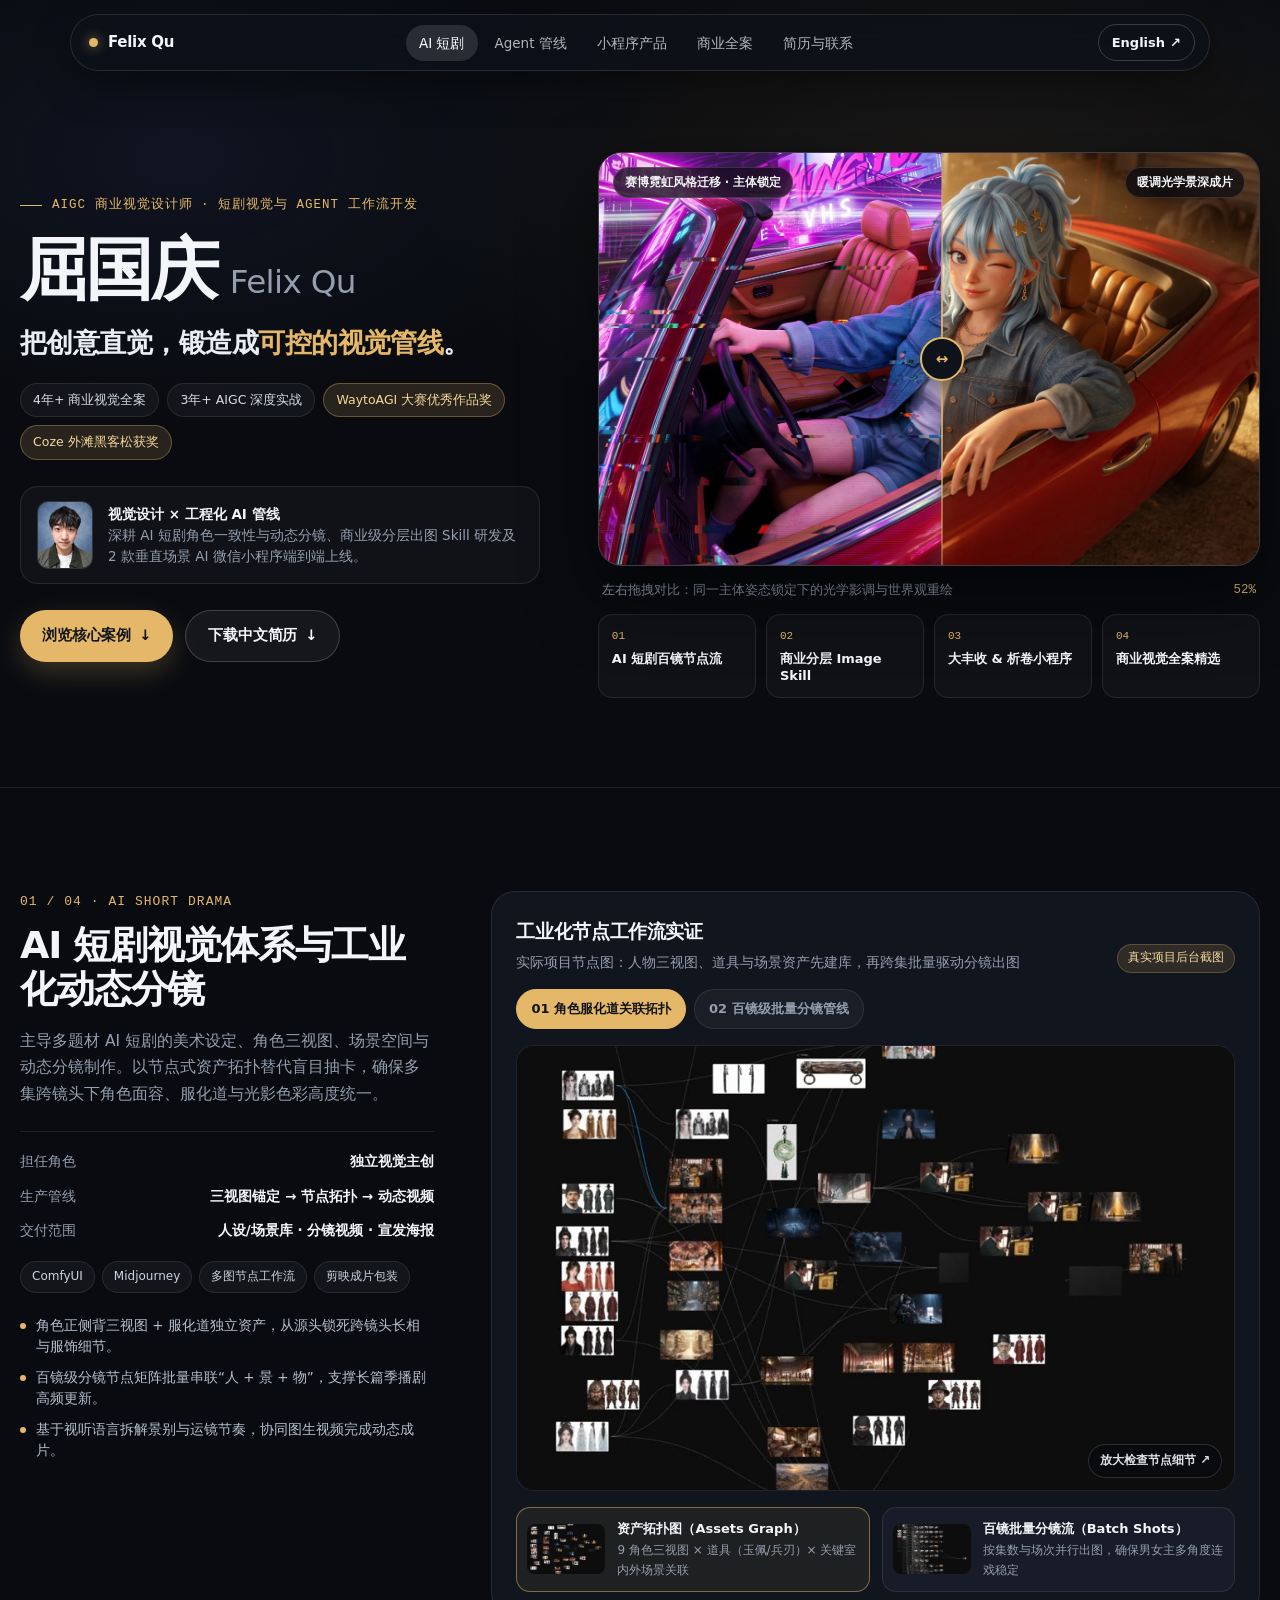
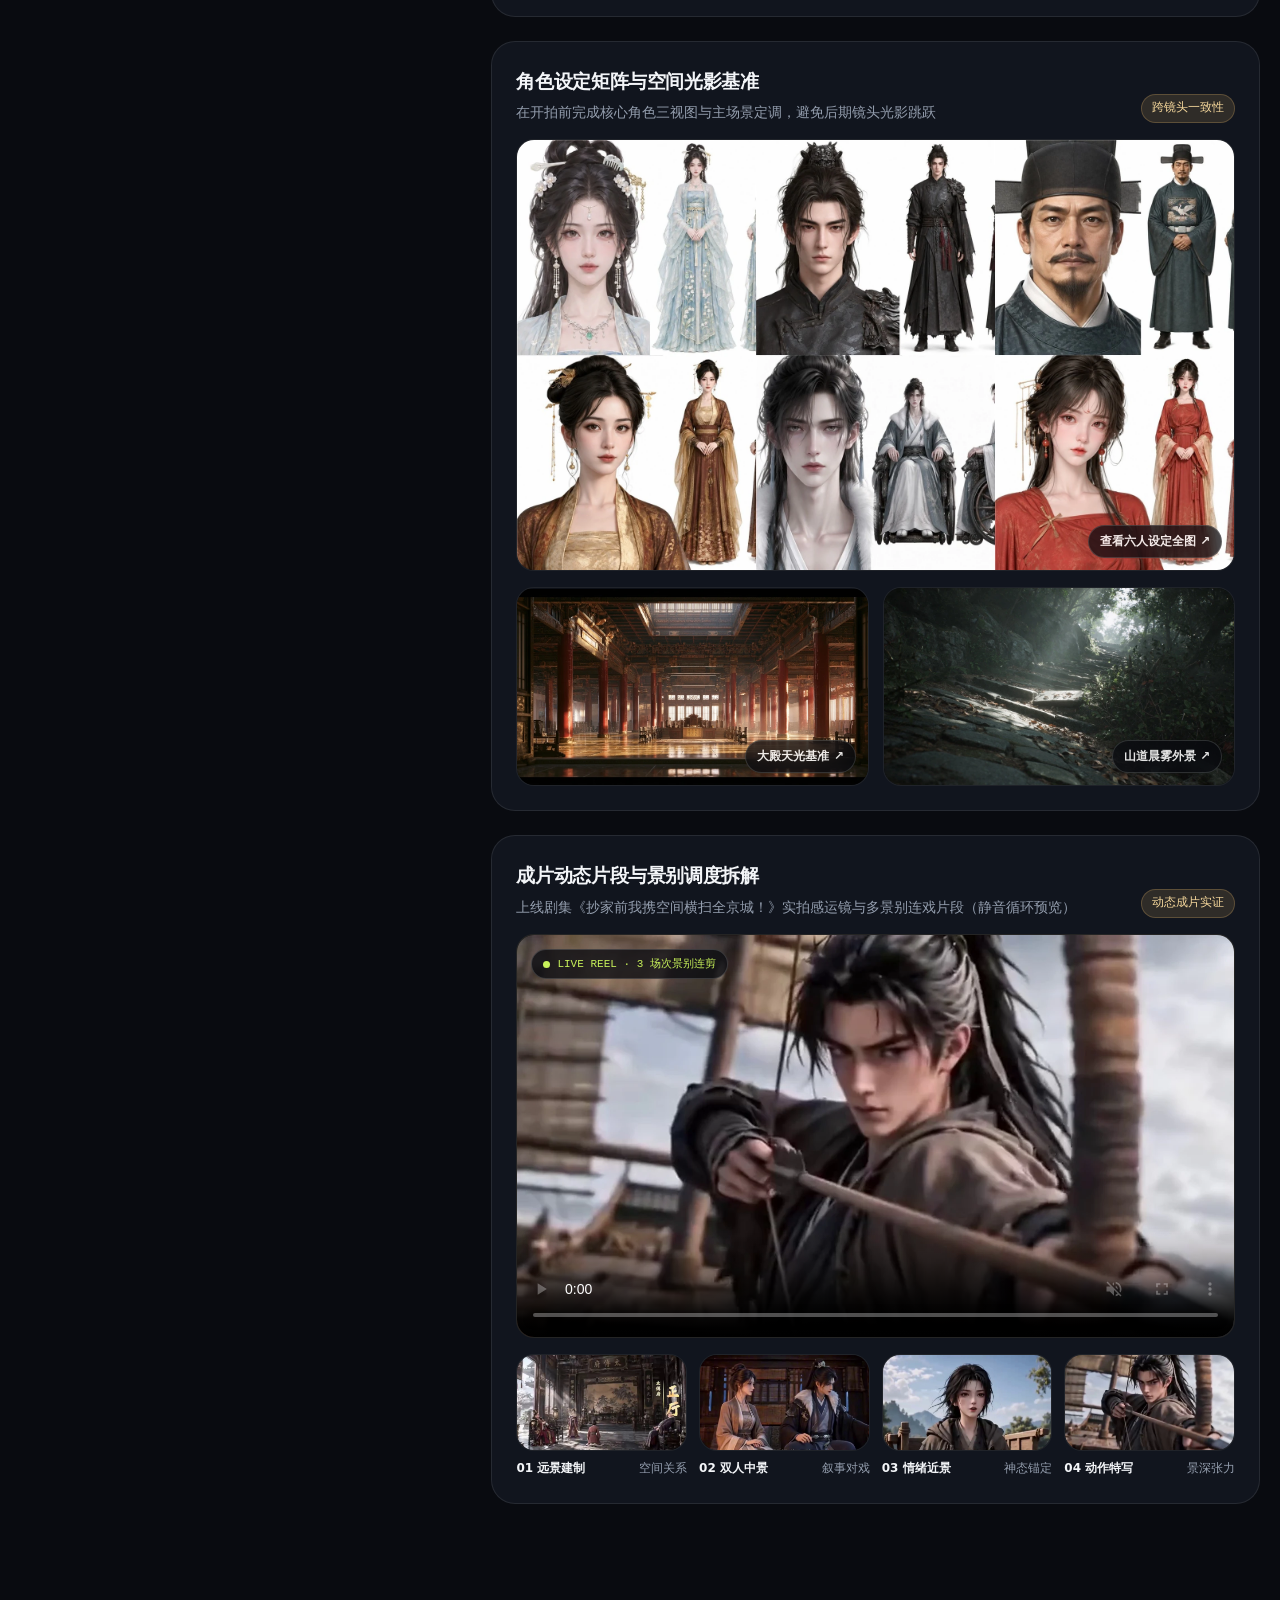
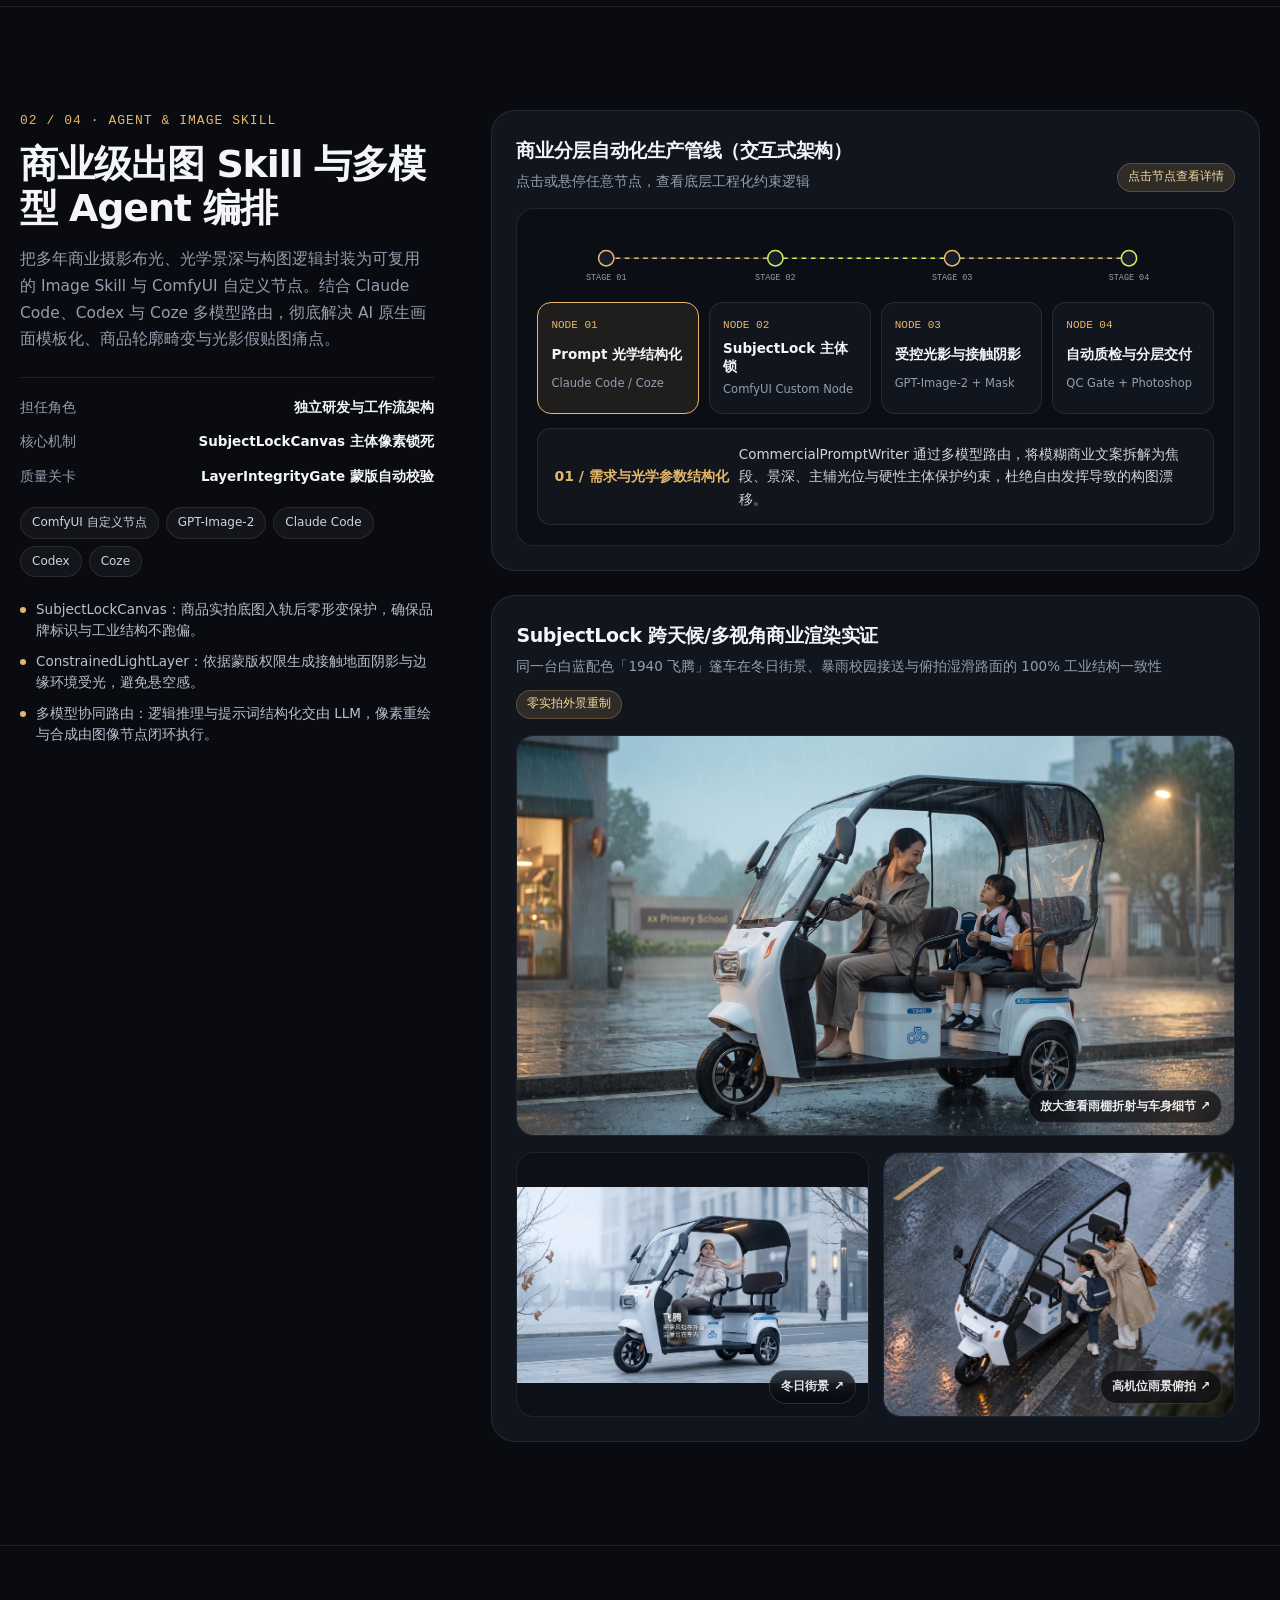
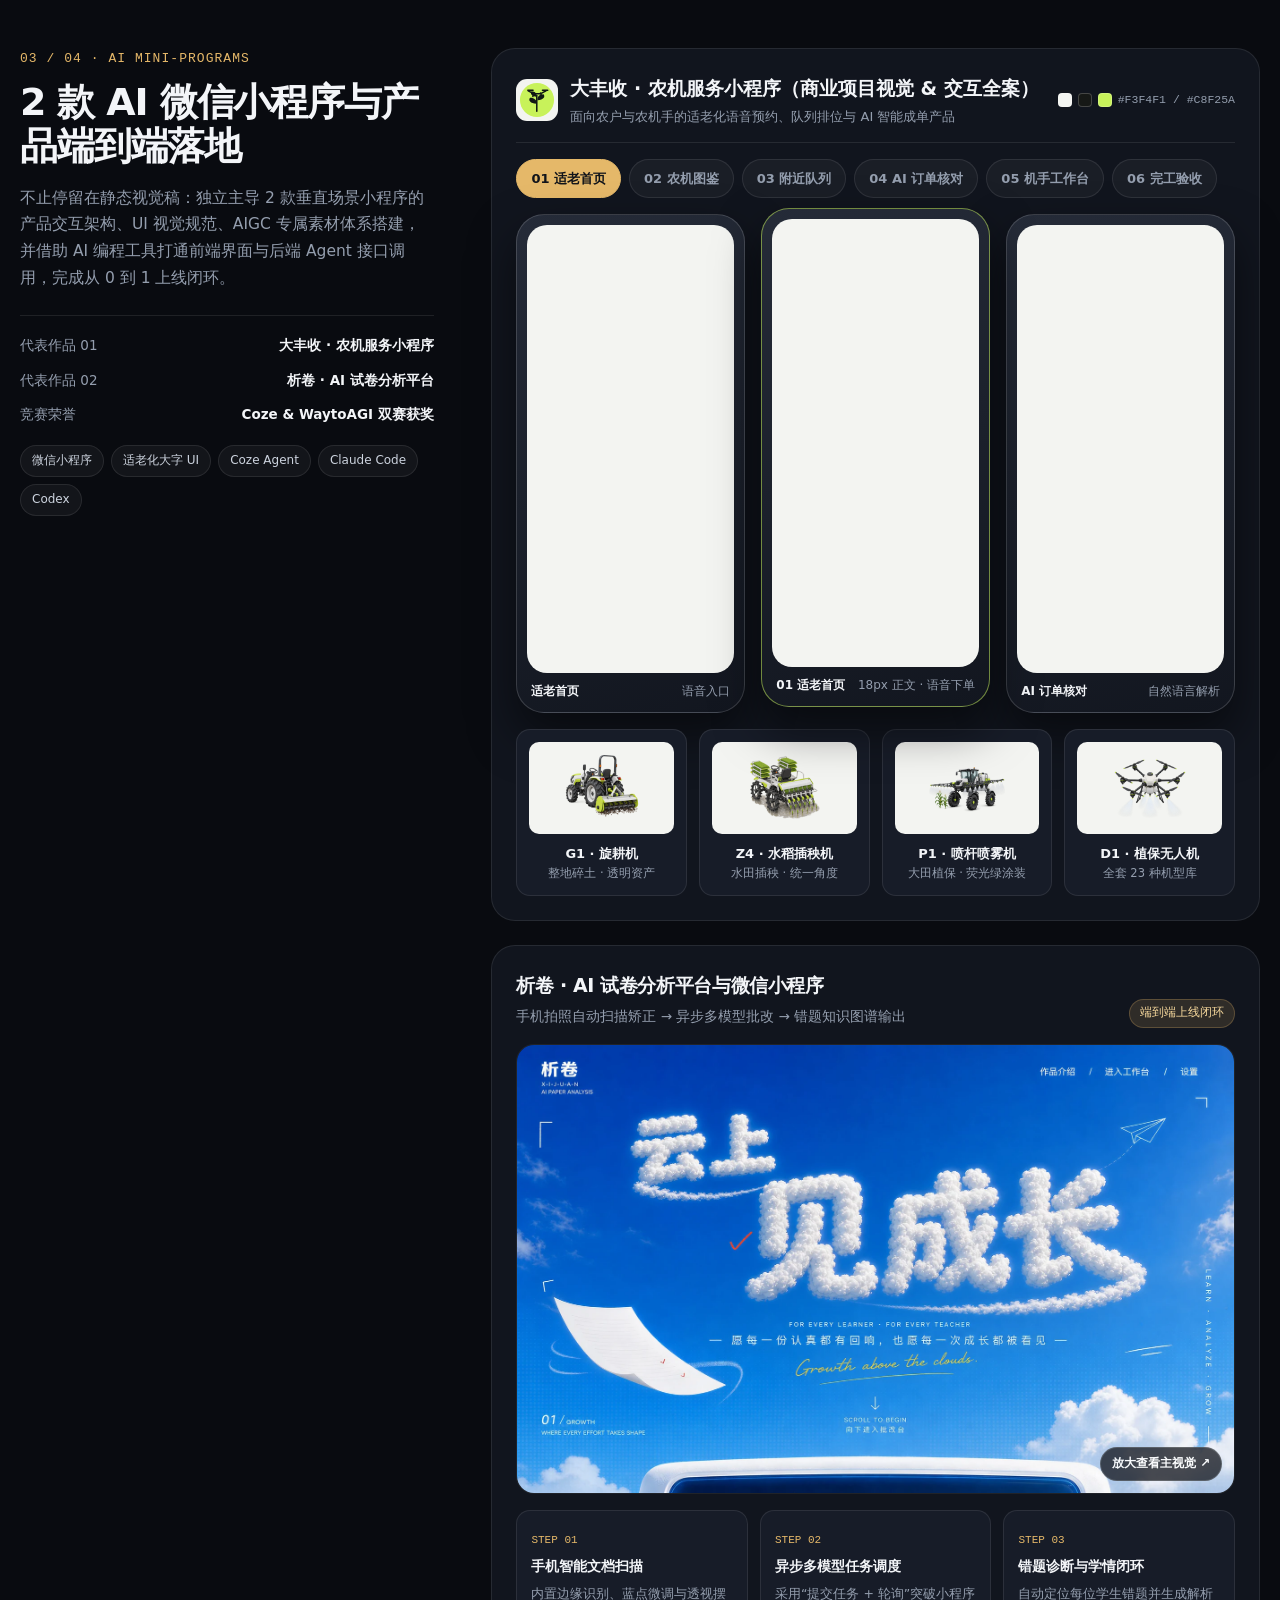
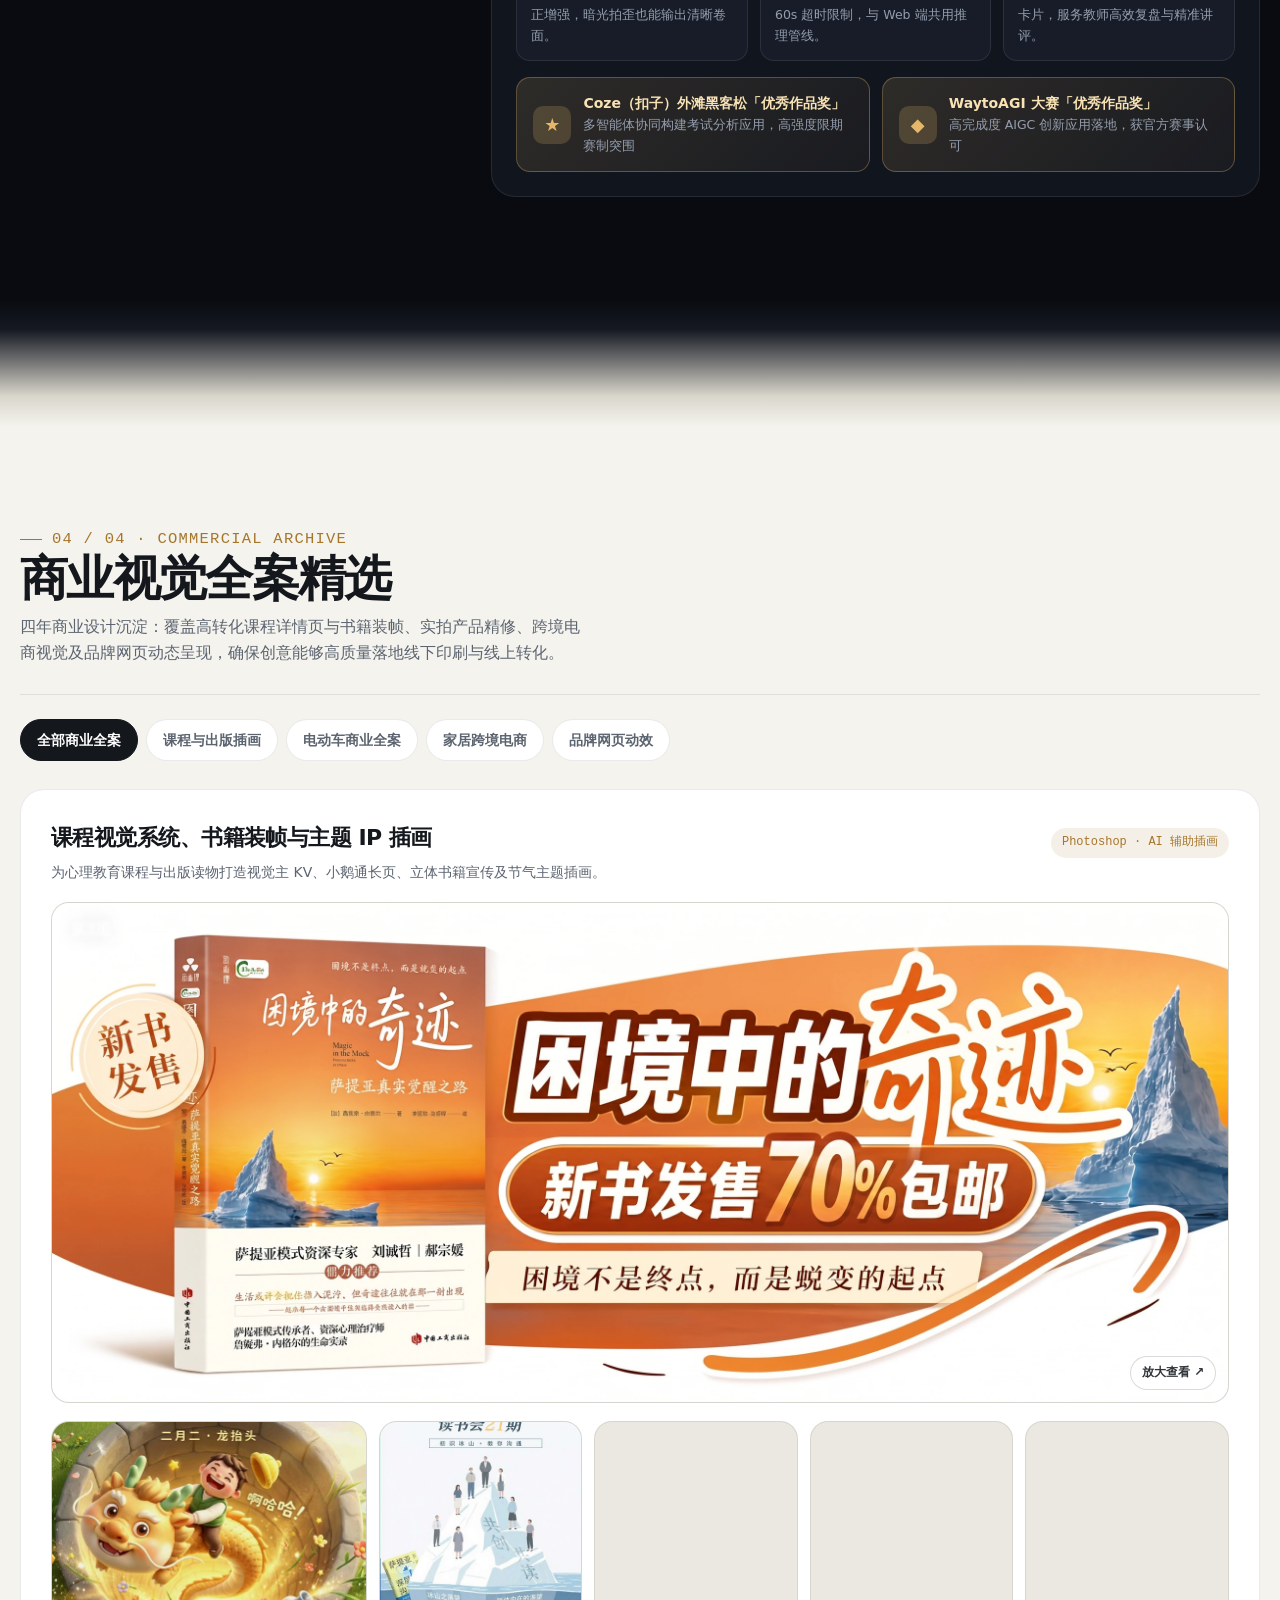
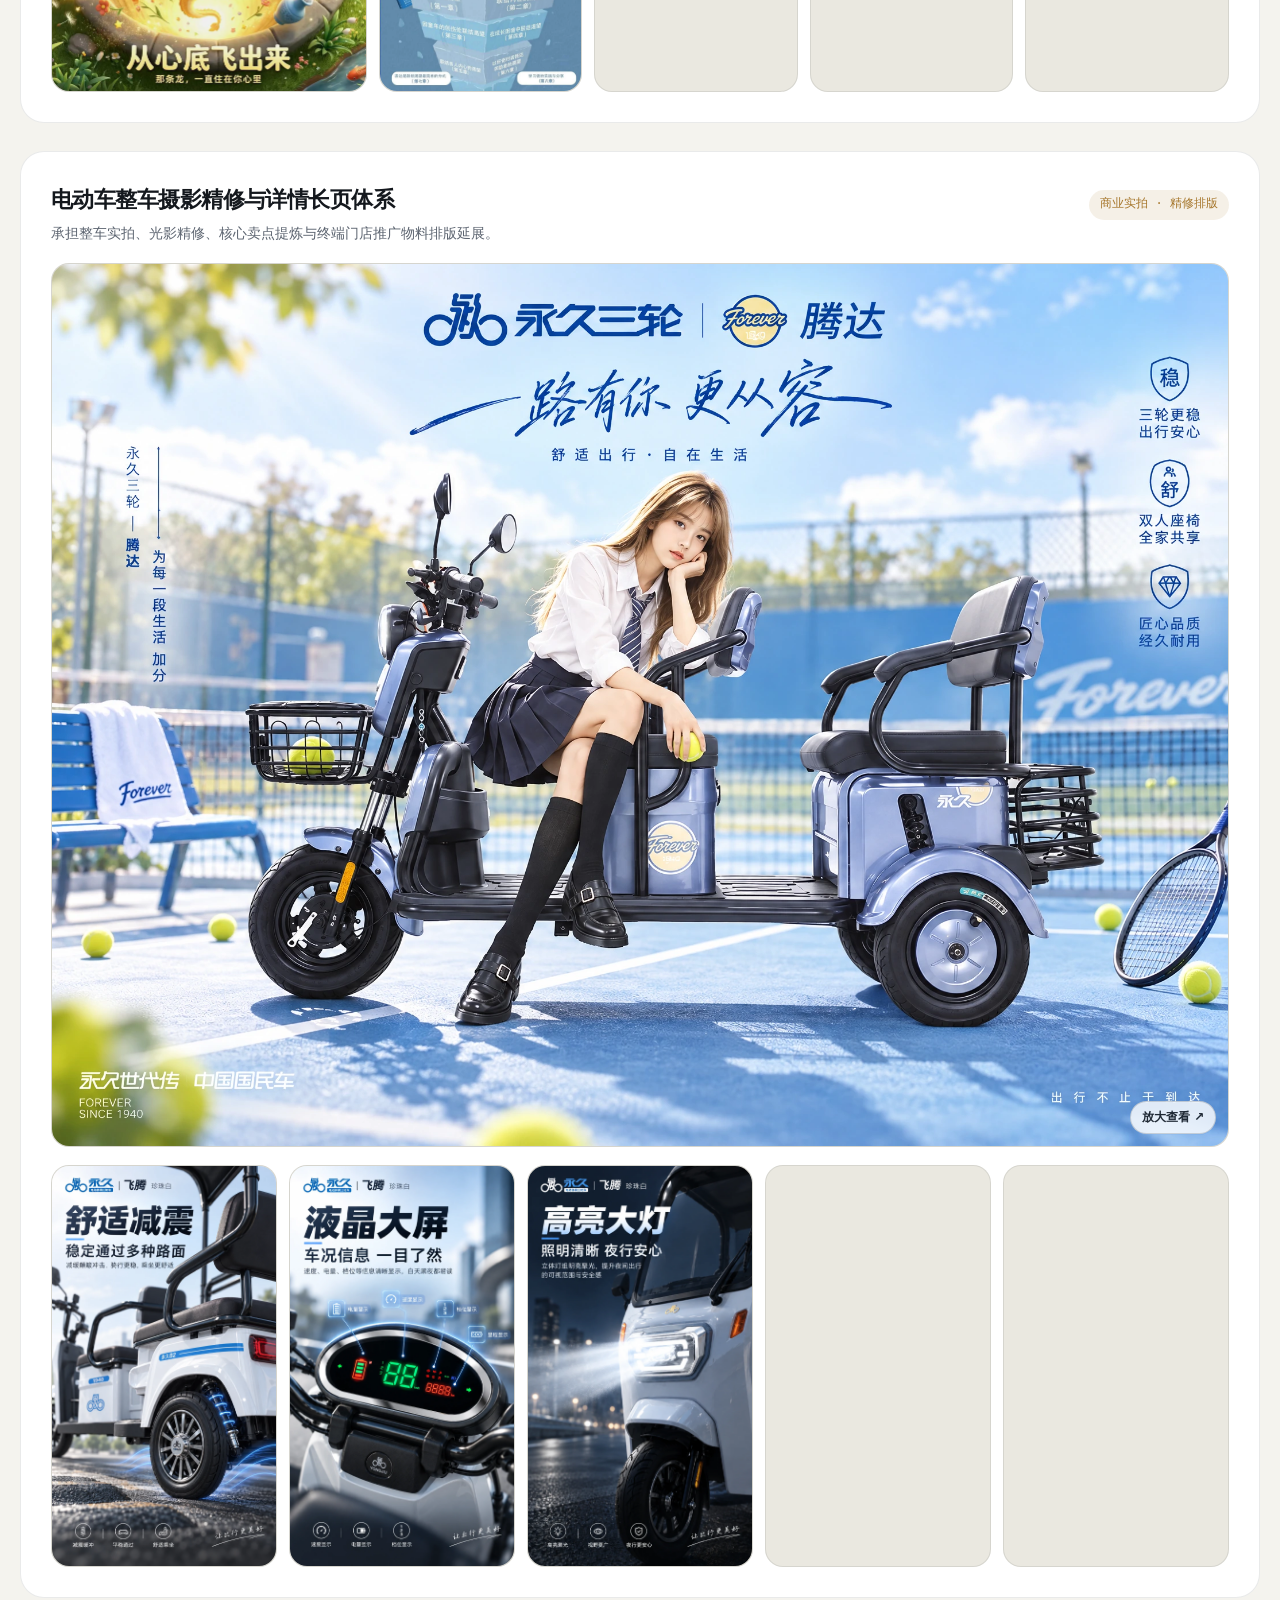
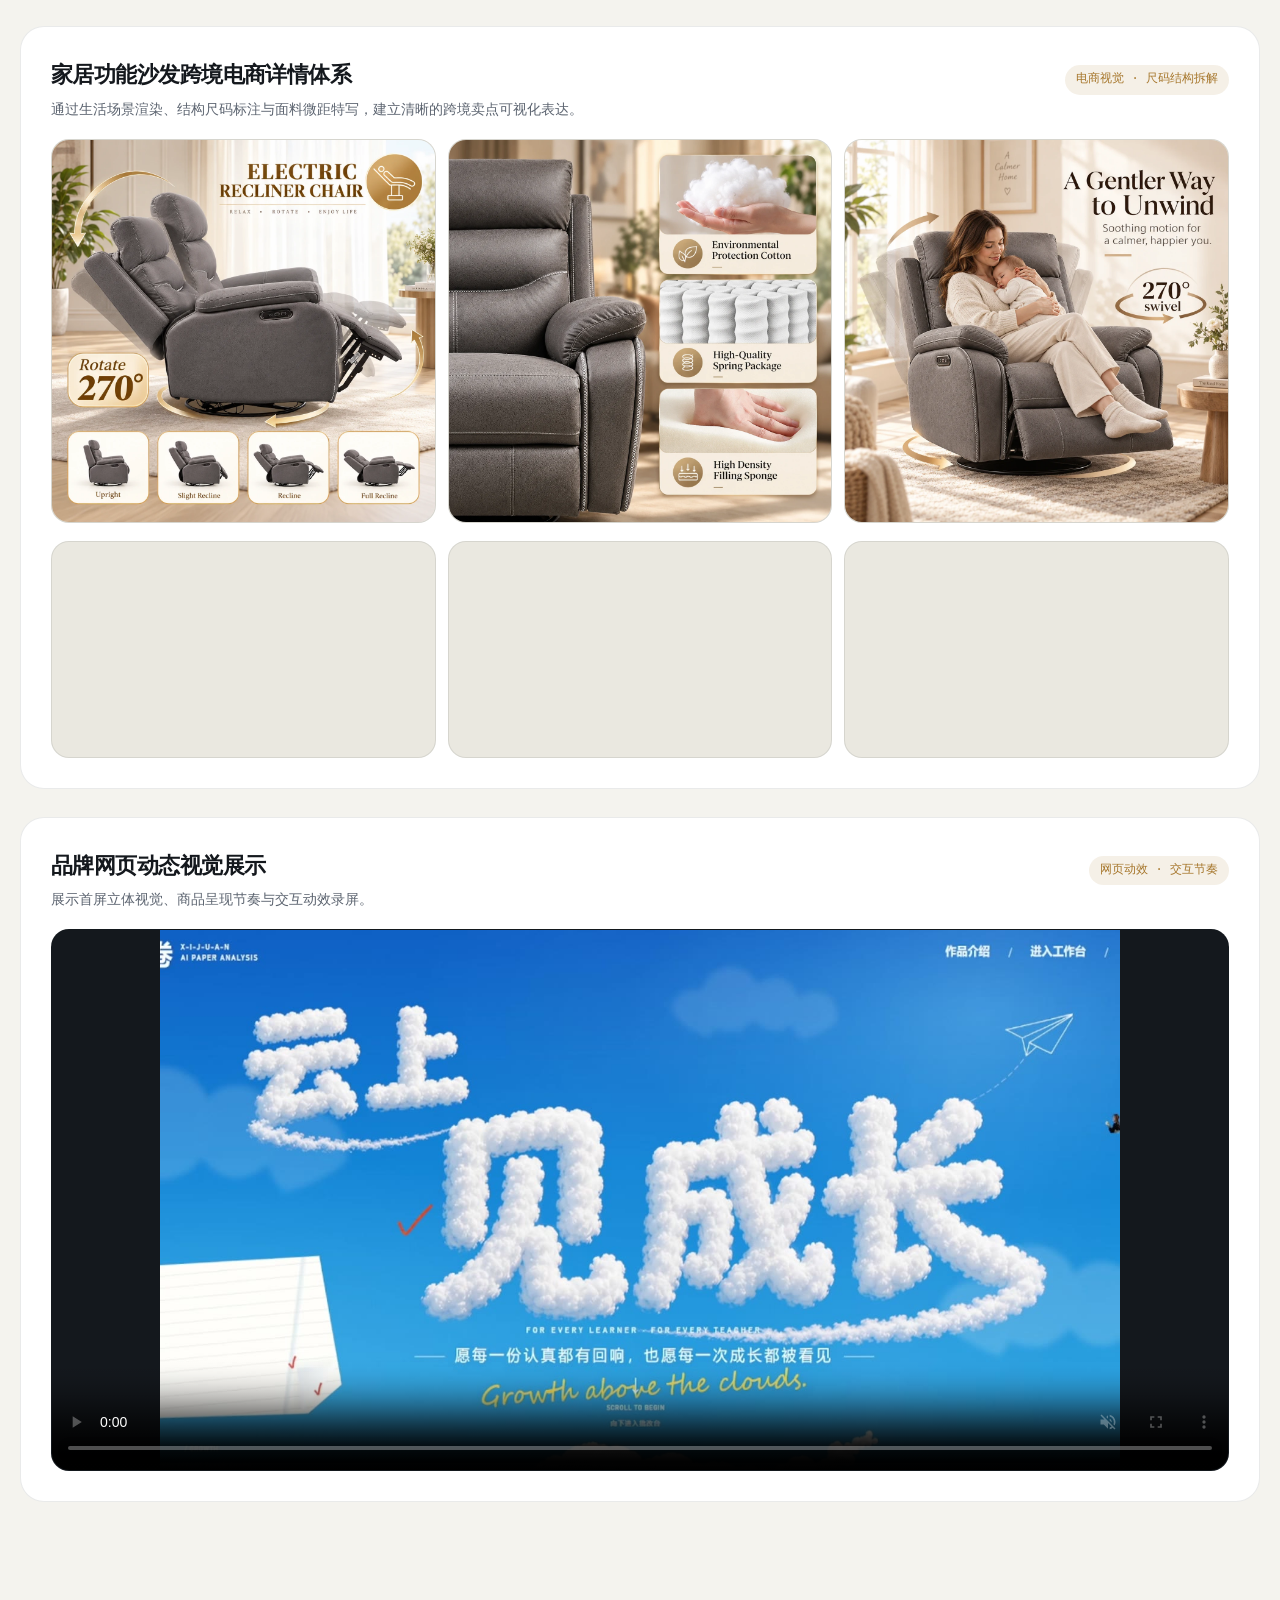
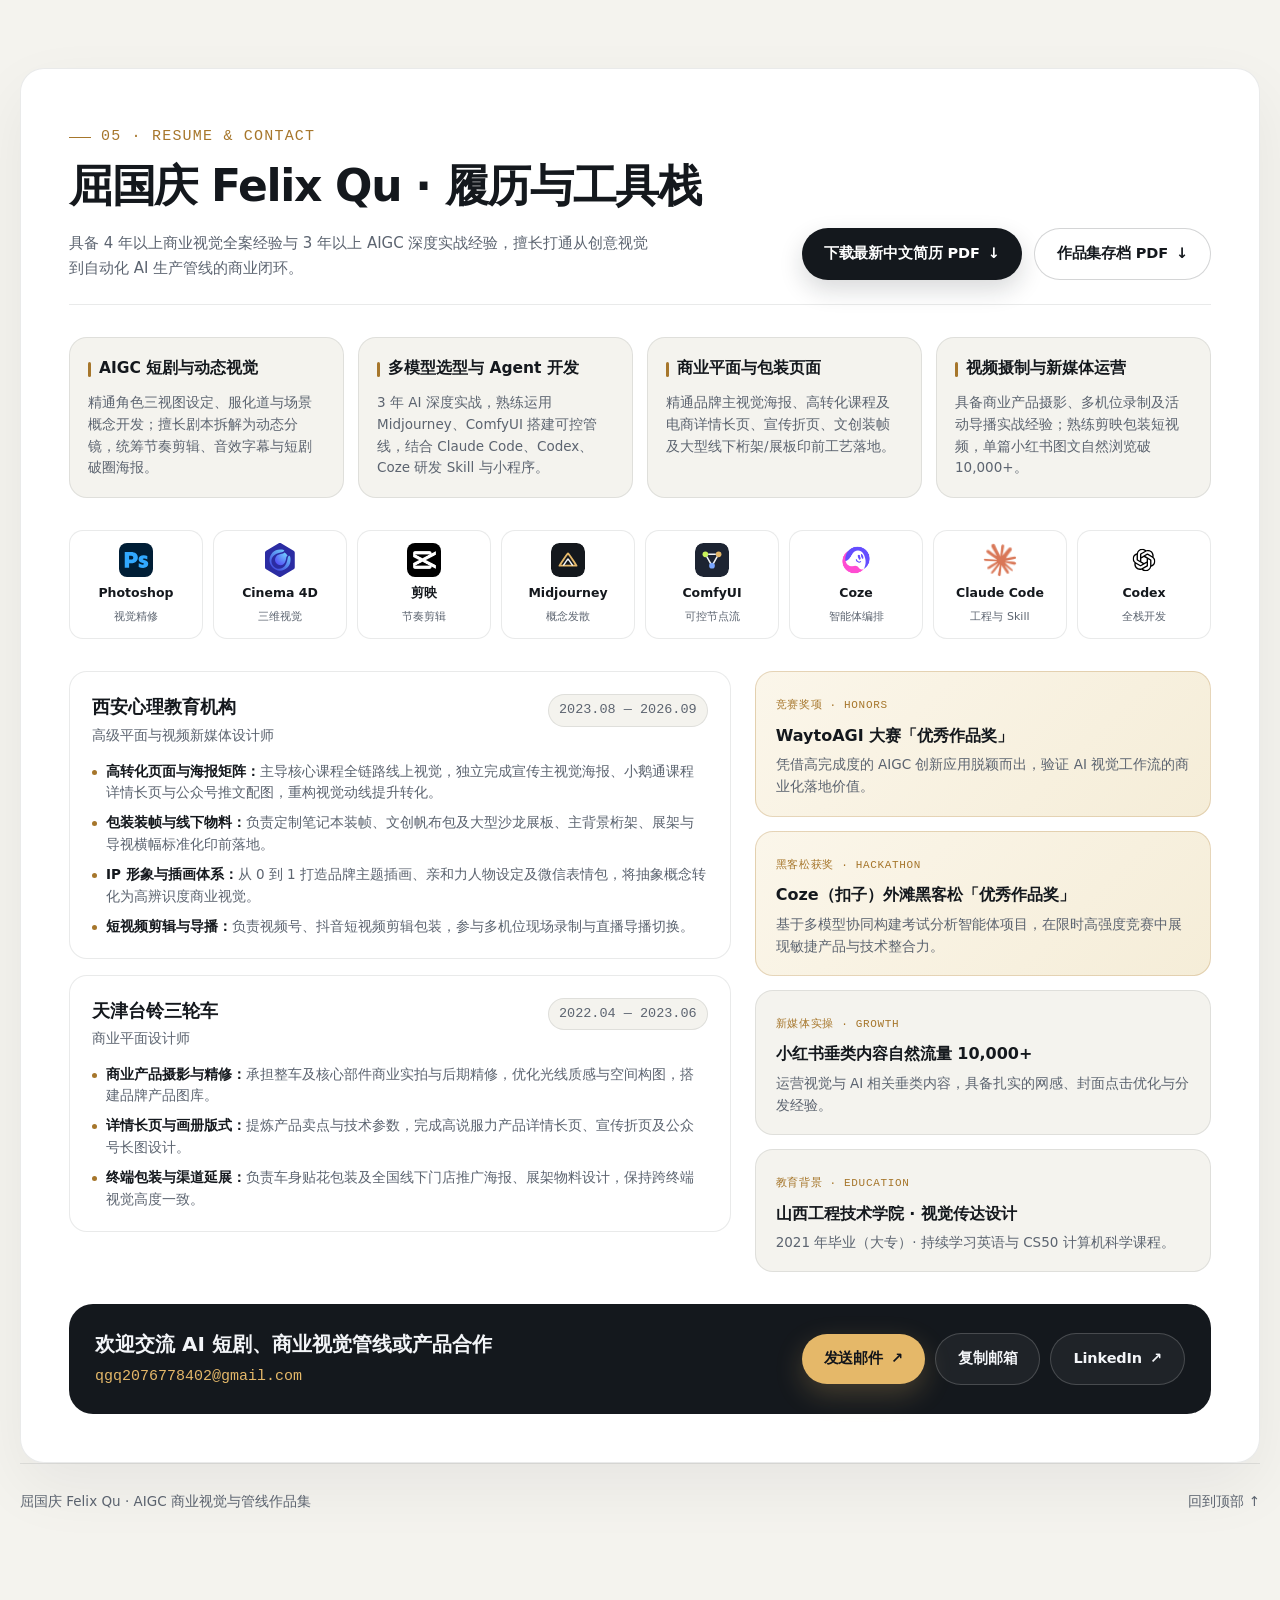
<file: index.html>
<!doctype html>
<html lang="zh-CN">
<head>
  <meta charset="utf-8">
  <meta name="viewport" content="width=device-width, initial-scale=1">
  <title>屈国庆 Felix Qu | AIGC 商业视觉设计师 · 短剧视觉与 Agent 工作流</title>
  <meta name="description" content="屈国庆（Felix Qu）作品集：AI 短剧视觉体系与动态分镜、商业级分层出图 Image Skill 与多模型 Agent 工作流、微信小程序产品落地与商业视觉全案。">
  <meta name="theme-color" content="#090b10">
  <link rel="alternate" hreflang="en" href="en.html">
  <link rel="stylesheet" href="styles-v5.css?v=7.1">
  <script src="app-v5.js?v=7.1" defer></script>
</head>
<body data-locale="zh">
  <a class="skip-link" href="#drama">跳至核心作品</a>
  <div id="scroll-progress" class="scroll-progress" aria-hidden="true"><span></span></div>

  <header class="site-header" data-header-theme="dark">
    <a class="brand" href="#top">
      <span class="brand-mark" aria-hidden="true"></span>
      <span>Felix Qu</span>
    </a>
    <nav class="site-nav" aria-label="主导航">
      <a href="#drama">AI 短剧</a>
      <a href="#pipeline">Agent 管线</a>
      <a href="#apps">小程序产品</a>
      <a href="#commercial">商业全案</a>
      <a href="#resume">简历与联系</a>
    </nav>
    <a class="lang-switch" href="en.html" lang="en">English <span aria-hidden="true">↗</span></a>
  </header>

  <main id="top" class="desktop-main">
    <!-- DARK CINEMA ZONE -->
    <div class="zone-dark" data-zone="dark">
      <!-- HERO -->
      <section class="hero-section" aria-labelledby="hero-name">
        <div class="container hero-grid">
          <div class="mobile-hero-head">
            <div class="mobile-hero-id">
              <img src="assets/portrait.webp" width="731" height="900" alt="" loading="eager" decoding="async">
              <div>
                <strong>屈国庆 <span>Felix Qu</span></strong>
                <p>AIGC 商业视觉 · AI 短剧 · Agent 管线</p>
              </div>
            </div>
            <div class="mobile-hero-pills">
              <span class="is-gold">★ WaytoAGI 获奖</span>
              <span class="is-gold">◆ Coze 黑客松获奖</span>
              <span>4年+ 商业全案</span>
            </div>
          </div>

          <div class="hero-copy">
            <p class="eyebrow">AIGC 商业视觉设计师 · 短剧视觉与 Agent 工作流开发</p>
            <h1 id="hero-name" class="hero-title">屈国庆<span class="hero-title-en">Felix Qu</span></h1>
            <p class="hero-tagline">把创意直觉，锻造成<em>可控的视觉管线</em>。</p>

            <ul class="hero-badges">
              <li>4年+ 商业视觉全案</li>
              <li>3年+ AIGC 深度实战</li>
              <li class="badge-highlight">WaytoAGI 大赛优秀作品奖</li>
              <li class="badge-highlight">Coze 外滩黑客松获奖</li>
            </ul>

            <div class="hero-author">
              <img class="hero-portrait reveal-img" src="assets/portrait.webp" width="731" height="900" alt="屈国庆 Felix Qu 头像" loading="eager" decoding="async" fetchpriority="high">
              <p>
                <strong>视觉设计 × 工程化 AI 管线</strong><br>
                深耕 AI 短剧角色一致性与动态分镜、商业级分层出图 Skill 研发及 2 款垂直场景 AI 微信小程序端到端上线。
              </p>
            </div>

            <div class="hero-actions">
              <a class="btn btn-primary-dark btn-magnetic" href="#drama">浏览核心案例 <span aria-hidden="true">↓</span></a>
              <a class="btn btn-ghost-dark" href="resume/felix-qu-resume-zh.pdf" download>下载中文简历 <span aria-hidden="true">↓</span></a>
            </div>
          </div>

          <div class="hero-stage">
            <div class="compare-frame" data-compare>
              <img class="compare-img reveal-img" src="assets/pipeline/compare-warm.webp" width="1600" height="900" alt="暖调自然光学景深成片" loading="eager" decoding="async" fetchpriority="high">
              <div class="compare-after-wrap">
                <img class="compare-img reveal-img" src="assets/pipeline/compare-cyber.webp" width="1600" height="900" alt="赛博霓虹风格迁移与结构锁定对比图" loading="eager" decoding="async" fetchpriority="high">
              </div>
              <span class="compare-label left">赛博霓虹风格迁移 · 主体锁定</span>
              <span class="compare-label right">暖调光学景深成片</span>
              <div class="compare-divider" aria-hidden="true"></div>
              <button class="compare-handle" type="button" role="slider" aria-label="拖动对比两种光影风格管线效果" aria-valuemin="6" aria-valuemax="94" aria-valuenow="52">↔</button>
            </div>
            <div class="compare-caption-bar">
              <span>左右拖拽对比：同一主体姿态锁定下的光学影调与世界观重绘</span>
              <span id="compare-percent">52%</span>
            </div>

            <nav class="hero-index-strip" aria-label="作品集章节索引">
              <a class="hero-index-card" href="#drama">
                <small>01</small>
                <strong>AI 短剧百镜节点流</strong>
              </a>
              <a class="hero-index-card" href="#pipeline">
                <small>02</small>
                <strong>商业分层 Image Skill</strong>
              </a>
              <a class="hero-index-card" href="#apps">
                <small>03</small>
                <strong>大丰收 &amp; 析卷小程序</strong>
              </a>
              <a class="hero-index-card" href="#commercial">
                <small>04</small>
                <strong>商业视觉全案精选</strong>
              </a>
            </nav>
          </div>
        </div>
      </section>

      <!-- CHAPTER 01: AI SHORT DRAMA -->
      <section id="drama" class="chapter-section" aria-labelledby="drama-title">
        <div class="container split-chapter">
          <aside class="chapter-sticky" data-reveal>
            <p class="chapter-index">01 / 04 · AI SHORT DRAMA</p>
            <div class="chapter-head-bar">
              <h2 id="drama-title" class="chapter-title">AI 短剧视觉体系与工业化动态分镜</h2>
              <button class="mobile-drawer-btn" type="button" aria-expanded="false" data-drawer-toggle>项目拆解 <span aria-hidden="true">＋</span></button>
            </div>
            <div class="chapter-detail-drawer">
              <p class="chapter-lead">
                主导多题材 AI 短剧的美术设定、角色三视图、场景空间与动态分镜制作。以节点式资产拓扑替代盲目抽卡，确保多集跨镜头下角色面容、服化道与光影色彩高度统一。
              </p>
              <dl class="meta-list">
                <div class="meta-row"><dt>担任角色</dt><dd>独立视觉主创</dd></div>
                <div class="meta-row"><dt>生产管线</dt><dd>三视图锚定 → 节点拓扑 → 动态视频</dd></div>
                <div class="meta-row"><dt>交付范围</dt><dd>人设/场景库 · 分镜视频 · 宣发海报</dd></div>
              </dl>
              <div class="pill-group">
                <span class="tech-pill">ComfyUI</span>
                <span class="tech-pill">Midjourney</span>
                <span class="tech-pill">多图节点工作流</span>
                <span class="tech-pill">剪映成片包装</span>
              </div>
              <ul class="chapter-highlights">
                <li>角色正侧背三视图 + 服化道独立资产，从源头锁死跨镜头长相与服饰细节。</li>
                <li>百镜级分镜节点矩阵批量串联“人 + 景 + 物”，支撑长篇季播剧高频更新。</li>
                <li>基于视听语言拆解景别与运镜节奏，协同图生视频完成动态成片。</li>
              </ul>
            </div>
          </aside>

          <div class="chapter-showcase">
            <!-- Card 1.1: Real Node Graph Proofs -->
            <article class="showcase-card" data-reveal>
              <div class="card-head">
                <div>
                  <h3>工业化节点工作流实证</h3>
                  <p>实际项目节点图：人物三视图、道具与场景资产先建库，再跨集批量驱动分镜出图</p>
                </div>
                <span class="card-tag">真实项目后台截图</span>
              </div>

              <div class="tab-bar" role="tablist" aria-label="切换节点工作流视图">
                <button class="tab-btn is-active" type="button" role="tab" aria-selected="true" data-node-tab="assets">01 角色服化道关联拓扑</button>
                <button class="tab-btn" type="button" role="tab" aria-selected="false" data-node-tab="storyboard">02 百镜级批量分镜管线</button>
              </div>

              <div class="node-stage-panel" data-node-panel="assets">
                <button class="media-btn" type="button" data-image="assets/drama/node-assets-graph.webp" data-caption="AI 短剧节点工作流 01：角色三视图 × 核心道具 × 场景空间关联拓扑（点击顶部 1.8× 可放大检查节点连线）" data-gallery="drama-nodes">
                  <img class="reveal-img" src="assets/drama/node-assets-graph.webp" width="1920" height="1146" alt="AI 短剧角色三视图、道具与场景节点关联图" loading="lazy" decoding="async">
                  <span class="zoom-badge">放大检查节点细节 ↗</span>
                </button>
              </div>

              <div class="node-stage-panel" data-node-panel="storyboard" hidden>
                <button class="media-btn" type="button" data-image="assets/drama/node-storyboard-graph.webp" data-caption="AI 短剧节点工作流 02：单剧百镜级跨镜头一致性批量生成管线（点击顶部 1.8× 可逐帧查看分镜连线）" data-gallery="drama-nodes">
                  <img class="reveal-img" src="assets/drama/node-storyboard-graph.webp" width="1920" height="1333" alt="AI 短剧百镜级批量分镜节点管线图" loading="lazy" decoding="async">
                  <span class="zoom-badge">放大检查百镜管线 ↗</span>
                </button>
              </div>

              <div class="node-thumb-pair">
                <button class="node-thumb-card is-active" type="button" data-node-card="assets">
                  <img src="assets/drama/node-assets-graph.webp" alt="" loading="lazy">
                  <div>
                    <strong>资产拓扑图（Assets Graph）</strong>
                    <span>9 角色三视图 × 道具（玉佩/兵刃）× 关键室内外场景关联</span>
                  </div>
                </button>
                <button class="node-thumb-card" type="button" data-node-card="storyboard">
                  <img src="assets/drama/node-storyboard-graph.webp" alt="" loading="lazy">
                  <div>
                    <strong>百镜批量分镜流（Batch Shots）</strong>
                    <span>按集数与场次并行出图，确保男女主多角度连戏稳定</span>
                  </div>
                </button>
              </div>
            </article>

            <!-- Card 1.2: Character & Scene Consistency -->
            <article class="showcase-card" data-reveal>
              <div class="card-head">
                <div>
                  <h3>角色设定矩阵与空间光影基准</h3>
                  <p>在开拍前完成核心角色三视图与主场景定调，避免后期镜头光影跳跃</p>
                </div>
                <span class="card-tag">跨镜头一致性</span>
              </div>

              <button class="media-btn" type="button" data-image="assets/drama/drama-six-cast.webp" data-caption="古装短剧全阵容设定矩阵：六位核心角色面部特写与全身服化道统一规范" data-gallery="drama-cast">
                <img class="reveal-img" src="assets/drama/drama-six-cast.webp" width="1920" height="1146" alt="古装短剧六位主要角色面部与全身服化道设定矩阵" loading="lazy" decoding="async">
                <span class="zoom-badge">查看六人设定全图 ↗</span>
              </button>

              <div class="grid-2">
                <button class="media-btn" type="button" data-image="assets/drama/drama-palace-hall.webp" data-caption="核心主场景基准图 01：中式大殿天光纵深与红柱地砖反射光影基准" data-gallery="drama-cast">
                  <img class="reveal-img" src="assets/drama/drama-palace-hall.webp" width="1024" height="573" alt="中式宏大宫殿大殿天光纵深概念图" loading="lazy" decoding="async">
                  <span class="zoom-badge">大殿天光基准 ↗</span>
                </button>
                <button class="media-btn" type="button" data-image="assets/drama/drama-misty-steps.webp" data-caption="核心外景基准图 02：山林石阶晨雾体积光与冷调氛围参考" data-gallery="drama-cast">
                  <img class="reveal-img" src="assets/drama/drama-misty-steps.webp" width="1024" height="576" alt="山道石阶晨雾林间外景概念图" loading="lazy" decoding="async">
                  <span class="zoom-badge">山道晨雾外景 ↗</span>
                </button>
              </div>
            </article>

            <!-- Card 1.3: Dynamic Video Reel & Keyframe Strip -->
            <article class="showcase-card" data-reveal>
              <div class="card-head">
                <div>
                  <h3>成片动态片段与景别调度拆解</h3>
                  <p>上线剧集《抄家前我携空间横扫全京城！》实拍感运镜与多景别连戏片段（静音循环预览）</p>
                </div>
                <span class="card-tag">动态成片实证</span>
              </div>

              <div class="cinema-video-wrap">
                <span class="video-pill">LIVE REEL · 3 场次景别连剪</span>
                <video muted loop playsinline controls preload="metadata" poster="assets/drama/drama-poster.webp" data-autoplay-visible aria-label="AI 短剧成片动态节选">
                  <source src="assets/drama/drama-reel.mp4" type="video/mp4">
                </video>
              </div>

              <div class="grid-4">
                <figure class="shot-card" style="margin:0;">
                  <button class="media-btn" type="button" data-image="assets/drama/shot-1.webp" data-caption="镜头 01 · 远景建制：太傅府正厅群像调度与空间纵深" data-gallery="drama-shots">
                    <img class="reveal-img" src="assets/drama/shot-1.webp" width="1280" height="720" alt="短剧远景正厅群像镜头" loading="lazy" decoding="async">
                  </button>
                  <figcaption><strong>01 远景建制</strong><span>空间关系</span></figcaption>
                </figure>
                <figure class="shot-card" style="margin:0;">
                  <button class="media-btn" type="button" data-image="assets/drama/shot-2.webp" data-caption="镜头 02 · 双人中景：流放车厢内对话光影与视线引导" data-gallery="drama-shots">
                    <img class="reveal-img" src="assets/drama/shot-2.webp" width="1280" height="720" alt="短剧双人中景对戏镜头" loading="lazy" decoding="async">
                  </button>
                  <figcaption><strong>02 双人中景</strong><span>叙事对戏</span></figcaption>
                </figure>
                <figure class="shot-card" style="margin:0;">
                  <button class="media-btn" type="button" data-image="assets/drama/shot-3.webp" data-caption="镜头 03 · 角色近景：户外自然光发丝飘动与神态特写" data-gallery="drama-shots">
                    <img class="reveal-img" src="assets/drama/shot-3.webp" width="1280" height="720" alt="短剧女主户外近景镜头" loading="lazy" decoding="async">
                  </button>
                  <figcaption><strong>03 情绪近景</strong><span>神态锚定</span></figcaption>
                </figure>
                <figure class="shot-card" style="margin:0;">
                  <button class="media-btn" type="button" data-image="assets/drama/shot-4.webp" data-caption="镜头 04 · 动作张力：拉弓景深虚化与动态张力定格" data-gallery="drama-shots">
                    <img class="reveal-img" src="assets/drama/shot-4.webp" width="1280" height="720" alt="短剧男主拉弓动作镜头" loading="lazy" decoding="async">
                  </button>
                  <figcaption><strong>04 动作特写</strong><span>景深张力</span></figcaption>
                </figure>
              </div>
            </article>
          </div>
        </div>
      </section>

      <!-- CHAPTER 02: IMAGE SKILL & AGENT PIPELINE -->
      <section id="pipeline" class="chapter-section" aria-labelledby="pipeline-title">
        <div class="container split-chapter">
          <aside class="chapter-sticky" data-reveal>
            <p class="chapter-index">02 / 04 · AGENT &amp; IMAGE SKILL</p>
            <div class="chapter-head-bar">
              <h2 id="pipeline-title" class="chapter-title">商业级出图 Skill 与多模型 Agent 编排</h2>
              <button class="mobile-drawer-btn" type="button" aria-expanded="false" data-drawer-toggle>项目拆解 <span aria-hidden="true">＋</span></button>
            </div>
            <div class="chapter-detail-drawer">
              <p class="chapter-lead">
                把多年商业摄影布光、光学景深与构图逻辑封装为可复用的 Image Skill 与 ComfyUI 自定义节点。结合 Claude Code、Codex 与 Coze 多模型路由，彻底解决 AI 原生画面模板化、商品轮廓畸变与光影假贴图痛点。
              </p>
              <dl class="meta-list">
                <div class="meta-row"><dt>担任角色</dt><dd>独立研发与工作流架构</dd></div>
                <div class="meta-row"><dt>核心机制</dt><dd>SubjectLockCanvas 主体像素锁死</dd></div>
                <div class="meta-row"><dt>质量关卡</dt><dd>LayerIntegrityGate 蒙版自动校验</dd></div>
              </dl>
              <div class="pill-group">
                <span class="tech-pill">ComfyUI 自定义节点</span>
                <span class="tech-pill">GPT-Image-2</span>
                <span class="tech-pill">Claude Code</span>
                <span class="tech-pill">Codex</span>
                <span class="tech-pill">Coze</span>
              </div>
              <ul class="chapter-highlights">
                <li>SubjectLockCanvas：商品实拍底图入轨后零形变保护，确保品牌标识与工业结构不跑偏。</li>
                <li>ConstrainedLightLayer：依据蒙版权限生成接触地面阴影与边缘环境受光，避免悬空感。</li>
                <li>多模型协同路由：逻辑推理与提示词结构化交由 LLM，像素重绘与合成由图像节点闭环执行。</li>
              </ul>
            </div>
          </aside>

          <div class="chapter-showcase">
            <!-- Card 2.1: Interactive Animated SVG Pipeline -->
            <article class="showcase-card" data-reveal>
              <div class="card-head">
                <div>
                  <h3>商业分层自动化生产管线（交互式架构）</h3>
                  <p>点击或悬停任意节点，查看底层工程化约束逻辑</p>
                </div>
                <span class="card-tag">点击节点查看详情</span>
              </div>

              <div class="pipeline-diagram">
                <div class="pipeline-svg-wrap" aria-hidden="true">
                  <svg viewBox="0 0 880 76" fill="none" xmlns="http://www.w3.org/2000/svg">
                    <path d="M90 38 C 165 38, 185 38, 300 38" stroke="rgba(255,255,255,0.12)" stroke-width="2"/>
                    <path d="M90 38 C 165 38, 185 38, 300 38" stroke="#e5b869" stroke-width="2" class="pipeline-flow-line"/>
                    <path d="M320 38 C 395 38, 415 38, 530 38" stroke="rgba(255,255,255,0.12)" stroke-width="2"/>
                    <path d="M320 38 C 395 38, 415 38, 530 38" stroke="#c8f25a" stroke-width="2" class="pipeline-flow-line"/>
                    <path d="M550 38 C 625 38, 645 38, 770 38" stroke="rgba(255,255,255,0.12)" stroke-width="2"/>
                    <path d="M550 38 C 625 38, 645 38, 770 38" stroke="#e5b869" stroke-width="2" class="pipeline-flow-line"/>
                    <circle cx="90" cy="38" r="10" fill="#171c28" stroke="#e5b869" stroke-width="2"/>
                    <circle cx="310" cy="38" r="10" fill="#171c28" stroke="#c8f25a" stroke-width="2"/>
                    <circle cx="540" cy="38" r="10" fill="#171c28" stroke="#e5b869" stroke-width="2"/>
                    <circle cx="770" cy="38" r="10" fill="#171c28" stroke="#c8f25a" stroke-width="2"/>
                    <text x="90" y="66" text-anchor="middle" fill="#949eae" font-size="11" font-family="monospace">STAGE 01</text>
                    <text x="310" y="66" text-anchor="middle" fill="#949eae" font-size="11" font-family="monospace">STAGE 02</text>
                    <text x="540" y="66" text-anchor="middle" fill="#949eae" font-size="11" font-family="monospace">STAGE 03</text>
                    <text x="770" y="66" text-anchor="middle" fill="#949eae" font-size="11" font-family="monospace">STAGE 04</text>
                  </svg>
                </div>

                <div class="pipeline-nodes">
                  <button class="pipeline-node is-active" type="button" aria-pressed="true" data-pipe-node
                    data-title="01 / 需求与光学参数结构化"
                    data-desc="CommercialPromptWriter 通过多模型路由，将模糊商业文案拆解为焦段、景深、主辅光位与硬性主体保护约束，杜绝自由发挥导致的构图漂移。">
                    <small>NODE 01</small>
                    <strong>Prompt 光学结构化</strong>
                    <span>Claude Code / Coze</span>
                  </button>
                  <button class="pipeline-node" type="button" aria-pressed="false" data-pipe-node
                    data-title="02 / SubjectLockCanvas 主体锁死"
                    data-desc="利用自定义张量级保护节点将原图商品像素锁定在安全画布，任何背景生成与重绘步骤均无法改写产品结构、车身拉花与车标文字。">
                    <small>NODE 02</small>
                    <strong>SubjectLock 主体锁</strong>
                    <span>ComfyUI Custom Node</span>
                  </button>
                  <button class="pipeline-node" type="button" aria-pressed="false" data-pipe-node
                    data-title="03 / ConstrainedLightLayer 分层布光"
                    data-desc="基于允许编辑的背景蒙版生成雨雪街道、接送场景与地面接触阴影，再叠加局部轮廓受光层，让实拍产品自然融入全新环境。">
                    <small>NODE 03</small>
                    <strong>受控光影与接触阴影</strong>
                    <span>GPT-Image-2 + Mask</span>
                  </button>
                  <button class="pipeline-node" type="button" aria-pressed="false" data-pipe-node
                    data-title="04 / LayerIntegrityGate 质检交付"
                    data-desc="自动校验合成图在主体保护区内的像素完整性，输出分层工程文件与审计记录，无缝衔接 Photoshop 商业文案与终稿排版。">
                    <small>NODE 04</small>
                    <strong>自动质检与分层交付</strong>
                    <span>QC Gate + Photoshop</span>
                  </button>
                </div>

                <div class="pipeline-readout" aria-live="polite">
                  <strong id="pipe-readout-title">01 / 需求与光学参数结构化</strong>
                  <p id="pipe-readout-desc">CommercialPromptWriter 通过多模型路由，将模糊商业文案拆解为焦段、景深、主辅光位与硬性主体保护约束，杜绝自由发挥导致的构图漂移。</p>
                </div>
              </div>
            </article>

            <!-- Card 2.2: Subject-Lock EV Multi-Environment Proof -->
            <article class="showcase-card" data-reveal>
              <div class="card-head">
                <div>
                  <h3>SubjectLock 跨天候/多视角商业渲染实证</h3>
                  <p>同一台白蓝配色「1940 飞腾」篷车在冬日街景、暴雨校园接送与俯拍湿滑路面的 100% 工业结构一致性</p>
                </div>
                <span class="card-tag">零实拍外景重制</span>
              </div>

              <button class="media-btn" type="button" data-image="assets/pipeline/ev-lock-rain-side.webp" data-caption="商业主体锁定实证 01：雨天校门口接送场景 · 雨滴透明车棚反射与地面积水倒影自然融合，车标与车身涂装零失真" data-gallery="pipeline-ev">
                <img class="reveal-img" src="assets/pipeline/ev-lock-rain-side.webp" width="1600" height="900" alt="暴雨校园门口母女与白色三轮篷车商业视觉成片" loading="lazy" decoding="async">
                <span class="zoom-badge">放大查看雨棚折射与车身细节 ↗</span>
              </button>

              <div class="grid-2">
                <button class="media-btn" type="button" data-image="assets/pipeline/ev-lock-winter.webp" data-caption="商业主体锁定实证 02：冬日城市街道 · 保留完整车体结构与棚顶暖光，直接输出可用商业主视觉" data-gallery="pipeline-ev">
                  <img class="reveal-img" src="assets/pipeline/ev-lock-winter.webp" width="1600" height="900" alt="冬日街景电动车视觉成片" loading="lazy" decoding="async">
                  <span class="zoom-badge">冬日街景 ↗</span>
                </button>
                <button class="media-btn" type="button" data-image="assets/pipeline/ev-lock-rain-top.webp" data-caption="商业主体锁定实证 03：高机位俯拍雨景 · 车顶雨滴质感、湿润地面路灯反光与人物互动" data-gallery="pipeline-ev">
                  <img class="reveal-img" src="assets/pipeline/ev-lock-rain-top.webp" width="1600" height="1143" alt="雨天高角度俯拍母女乘车商业视觉" loading="lazy" decoding="async">
                  <span class="zoom-badge">高机位雨景俯拍 ↗</span>
                </button>
              </div>
            </article>
          </div>
        </div>
      </section>

      <!-- CHAPTER 03: MINI-PROGRAMS & PRODUCT DELIVERY -->
      <section id="apps" class="chapter-section" aria-labelledby="apps-title">
        <div class="container split-chapter">
          <aside class="chapter-sticky" data-reveal>
            <p class="chapter-index">03 / 04 · AI MINI-PROGRAMS</p>
            <div class="chapter-head-bar">
              <h2 id="apps-title" class="chapter-title">2 款 AI 微信小程序与产品端到端落地</h2>
              <button class="mobile-drawer-btn" type="button" aria-expanded="false" data-drawer-toggle>项目拆解 <span aria-hidden="true">＋</span></button>
            </div>
            <div class="chapter-detail-drawer">
              <p class="chapter-lead">
                不止停留在静态视觉稿：独立主导 2 款垂直场景小程序的产品交互架构、UI 视觉规范、AIGC 专属素材体系搭建，并借助 AI 编程工具打通前端界面与后端 Agent 接口调用，完成从 0 到 1 上线闭环。
              </p>
              <dl class="meta-list">
                <div class="meta-row"><dt>代表作品 01</dt><dd>大丰收 · 农机服务小程序</dd></div>
                <div class="meta-row"><dt>代表作品 02</dt><dd>析卷 · AI 试卷分析平台</dd></div>
                <div class="meta-row"><dt>竞赛荣誉</dt><dd>Coze &amp; WaytoAGI 双赛获奖</dd></div>
              </dl>
              <div class="pill-group">
                <span class="tech-pill">微信小程序</span>
                <span class="tech-pill">适老化大字 UI</span>
                <span class="tech-pill">Coze Agent</span>
                <span class="tech-pill">Claude Code</span>
                <span class="tech-pill">Codex</span>
              </div>
            </div>
          </aside>

          <div class="chapter-showcase">
            <!-- Project 3A: Dafengshou Mini-Program -->
            <article class="showcase-card" data-reveal>
              <div class="app-brand-bar">
                <div class="app-brand-id">
                  <img src="assets/apps/dfs-logo.svg" width="42" height="42" alt="大丰收小程序 Logo">
                  <div>
                    <h3>大丰收 · 农机服务小程序（商业项目视觉 &amp; 交互全案）</h3>
                    <p>面向农户与农机手的适老化语音预约、队列排位与 AI 智能成单产品</p>
                  </div>
                </div>
                <div class="palette-dots" aria-label="设计配色规范">
                  <i style="background:#f3f4f1" title="#F3F4F1"></i>
                  <i style="background:#161816" title="#161816"></i>
                  <i style="background:#c8f25a" title="#C8F25A"></i>
                  <span>#F3F4F1 / #C8F25A</span>
                </div>
              </div>

              <div class="tab-bar" aria-label="切换大丰收演示界面">
                <button class="tab-btn is-active" type="button" data-phone-screen
                  data-src="assets/apps/dfs-01-home.webp"
                  data-title="01 适老首页"
                  data-sub="18px 正文 · 语音一键下单"
                  data-caption="大丰收小程序 · 适老化首页（大字号卡片 + 语音一句话预约入口 + 实时队列卡片）">01 适老首页</button>
                <button class="tab-btn" type="button" data-phone-screen
                  data-src="assets/apps/dfs-02-machines.webp"
                  data-title="02 农机图鉴"
                  data-sub="4 类作业 · 23 种机型"
                  data-caption="大丰收小程序 · 农机选择页（AIGC 统一白底农机渲染 + 亩效与单价透明对比）">02 农机图鉴</button>
                <button class="tab-btn" type="button" data-phone-screen
                  data-src="assets/apps/dfs-03-nearby.webp"
                  data-title="03 附近队列"
                  data-sub="地块边界 · 独立排位"
                  data-caption="大丰收小程序 · 附近作业地图与单机排队进度抽屉">03 附近队列</button>
                <button class="tab-btn" type="button" data-phone-screen
                  data-src="assets/apps/dfs-06-ai-order.webp"
                  data-title="04 AI 成单核对"
                  data-sub="语音解析 → 结构化订单"
                  data-caption="大丰收小程序 · AI 农事助手将方言语音/文字需求自动结构化为标准预约清单">04 AI 订单核对</button>
                <button class="tab-btn" type="button" data-phone-screen
                  data-src="assets/apps/dfs-04-work.webp"
                  data-title="05 机手工作台"
                  data-sub="接单 · 报价 · 作业状态"
                  data-caption="大丰收小程序 · 机手端接单与分项报价工作台">05 机手工作台</button>
                <button class="tab-btn" type="button" data-phone-screen
                  data-src="assets/apps/dfs-05-complete.webp"
                  data-title="06 完工验收"
                  data-sub="面积比对 · 安心确认"
                  data-caption="大丰收小程序 · 完工面积对比与农户确认验收页">06 完工验收</button>
              </div>

              <div class="phone-trio">
                <div class="phone-shell phone-shell-side">
                  <button class="phone-screen-btn" type="button" data-image="assets/apps/dfs-01-home.webp" data-caption="大丰收 · 适老化首页（大字号与语音入口）" data-gallery="dfs-screens">
                    <img class="reveal-img" src="assets/apps/dfs-01-home.webp" width="390" height="844" alt="大丰收小程序首页截图" loading="lazy" decoding="async">
                  </button>
                  <div class="phone-label"><strong>适老首页</strong><span>语音入口</span></div>
                </div>

                <div class="phone-shell is-featured">
                  <button id="dfs-center-btn" class="phone-screen-btn" type="button" data-image="assets/apps/dfs-01-home.webp" data-caption="大丰收 · 适老化首页（大字号卡片 + 语音一句话预约入口 + 实时队列卡片）" data-gallery="dfs-screens">
                    <img id="dfs-center-img" class="reveal-img" src="assets/apps/dfs-01-home.webp" width="390" height="844" alt="大丰收小程序核心界面预览" loading="lazy" decoding="async">
                  </button>
                  <div class="phone-label">
                    <button class="phone-step-btn" type="button" data-phone-step="-1" aria-label="上一页界面">‹</button>
                    <div class="phone-label-meta"><strong id="dfs-center-title">01 适老首页</strong><span id="dfs-center-sub">18px 正文 · 语音下单</span></div>
                    <button class="phone-step-btn" type="button" data-phone-step="1" aria-label="下一页界面">›</button>
                  </div>
                </div>

                <div class="phone-shell phone-shell-side">
                  <button class="phone-screen-btn" type="button" data-image="assets/apps/dfs-06-ai-order.webp" data-caption="大丰收 · AI 语音订单自动结构化核对界面" data-gallery="dfs-screens">
                    <img class="reveal-img" src="assets/apps/dfs-06-ai-order.webp" width="390" height="844" alt="大丰收 AI 自动整理订单核对页截图" loading="lazy" decoding="async">
                  </button>
                  <div class="phone-label"><strong>AI 订单核对</strong><span>自然语言解析</span></div>
                </div>
              </div>

              <div class="machine-strip">
                <div class="machine-tile">
                  <div class="machine-tile-img">
                    <img src="assets/apps/dfs-machine-g1.webp" alt="旋耕机 AIGC 图标素材" loading="lazy">
                  </div>
                  <strong>G1 · 旋耕机</strong>
                  <span>整地碎土 · 透明资产</span>
                </div>
                <div class="machine-tile">
                  <div class="machine-tile-img">
                    <img src="assets/apps/dfs-machine-z4.webp" alt="水稻插秧机 AIGC 图标素材" loading="lazy">
                  </div>
                  <strong>Z4 · 水稻插秧机</strong>
                  <span>水田插秧 · 统一角度</span>
                </div>
                <div class="machine-tile">
                  <div class="machine-tile-img">
                    <img src="assets/apps/dfs-machine-p1.webp" alt="自走式喷杆喷雾机 AIGC 图标素材" loading="lazy">
                  </div>
                  <strong>P1 · 喷杆喷雾机</strong>
                  <span>大田植保 · 荧光绿涂装</span>
                </div>
                <div class="machine-tile">
                  <div class="machine-tile-img">
                    <img src="assets/apps/dfs-machine-d1.webp" alt="植保无人机 AIGC 图标素材" loading="lazy">
                  </div>
                  <strong>D1 · 植保无人机</strong>
                  <span>全套 23 种机型库</span>
                </div>
              </div>
            </article>

            <!-- Project 3B: Xijuan Homework Review -->
            <article class="showcase-card" data-reveal>
              <div class="card-head">
                <div>
                  <h3>析卷 · AI 试卷分析平台与微信小程序</h3>
                  <p>手机拍照自动扫描矫正 → 异步多模型批改 → 错题知识图谱输出</p>
                </div>
                <span class="card-tag">端到端上线闭环</span>
              </div>

              <button class="media-btn" type="button" data-image="assets/apps/xijuan-hero.webp" data-caption="析卷 AI 试卷分析平台主视觉：3D 云朵字体与飞翔试卷隐喻“云上见成长”" data-gallery="xijuan">
                <img class="reveal-img" src="assets/apps/xijuan-hero.webp" width="1600" height="1000" alt="析卷 AI 试卷分析平台云上见成长 3D 主视觉" loading="lazy" decoding="async">
                <span class="zoom-badge">放大查看主视觉 ↗</span>
              </button>

              <div class="mobile-chip-strip">
                <span>01 智能寻边扫描</span>
                <span>02 多模型异步批改</span>
                <span>03 错题图谱</span>
              </div>

              <div class="xijuan-steps">
                <div class="xijuan-step">
                  <small>STEP 01</small>
                  <strong>手机智能文档扫描</strong>
                  <p>内置边缘识别、蓝点微调与透视摆正增强，暗光拍歪也能输出清晰卷面。</p>
                </div>
                <div class="xijuan-step">
                  <small>STEP 02</small>
                  <strong>异步多模型任务调度</strong>
                  <p>采用“提交任务 + 轮询”突破小程序 60s 超时限制，与 Web 端共用推理管线。</p>
                </div>
                <div class="xijuan-step">
                  <small>STEP 03</small>
                  <strong>错题诊断与学情闭环</strong>
                  <p>自动定位每位学生错题并生成解析卡片，服务教师高效复盘与精准讲评。</p>
                </div>
              </div>

              <div class="award-row">
                <div class="award-badge">
                  <div class="award-icon" aria-hidden="true">★</div>
                  <div>
                    <strong>Coze（扣子）外滩黑客松「优秀作品奖」</strong>
                    <span>多智能体协同构建考试分析应用，高强度限期赛制突围</span>
                  </div>
                </div>
                <div class="award-badge">
                  <div class="award-icon" aria-hidden="true">◆</div>
                  <div>
                    <strong>WaytoAGI 大赛「优秀作品奖」</strong>
                    <span>高完成度 AIGC 创新应用落地，获官方赛事认可</span>
                  </div>
                </div>
              </div>
            </article>
          </div>
        </div>
      </section>
    </div>

    <!-- SMOOTH ATMOSPHERE TRANSITION -->
    <div class="atmosphere-bridge" aria-hidden="true"></div>

    <!-- WARM SWISS EDITORIAL ZONE -->
    <div class="zone-light" data-zone="light">
      <!-- CHAPTER 04: COMMERCIAL VISUALS -->
      <section id="commercial" class="gallery-section" aria-labelledby="commercial-title">
        <div class="container">
          <div class="editorial-header" data-reveal>
            <div>
              <p class="eyebrow">04 / 04 · COMMERCIAL ARCHIVE</p>
              <h2 id="commercial-title">商业视觉全案精选</h2>
              <p>四年商业设计沉淀：覆盖高转化课程详情页与书籍装帧、实拍产品精修、跨境电商视觉及品牌网页动态呈现，确保创意能够高质量落地线下印刷与线上转化。</p>
            </div>
          </div>

          <div class="filter-bar" role="group" aria-label="按商业品类筛选">
            <button class="filter-btn is-active" type="button" aria-pressed="true" data-filter="all">全部商业全案</button>
            <button class="filter-btn" type="button" aria-pressed="false" data-filter="course">课程与出版插画</button>
            <button class="filter-btn" type="button" aria-pressed="false" data-filter="ev">电动车商业全案</button>
            <button class="filter-btn" type="button" aria-pressed="false" data-filter="furniture">家居跨境电商</button>
            <button class="filter-btn" type="button" aria-pressed="false" data-filter="web">品牌网页动效</button>
          </div>

          <div class="commercial-groups">
            <!-- Group 1: Courses & Illustration -->
            <article class="commercial-block" data-category="course" data-reveal>
              <div class="block-head">
                <div>
                  <h3>课程视觉系统、书籍装帧与主题 IP 插画</h3>
                  <p>为心理教育课程与出版读物打造视觉主 KV、小鹅通长页、立体书籍宣传及节气主题插画。</p>
                </div>
                <span class="block-tools">Photoshop · AI 辅助插画</span>
              </div>
              <button class="light-media-btn" type="button" data-image="assets/book-promotion.webp" data-caption="书籍与课程主视觉：《困境中的奇迹》全案宣传" data-gallery="course">
                <img class="reveal-img" src="assets/book-promotion.webp" width="2400" height="1018" alt="《困境中的奇迹》书籍与课程宣传主视觉" loading="lazy" decoding="async">
                <span class="zoom-badge">放大查看 ↗</span>
              </button>
              <div class="course-strip-grid">
                <button class="light-media-btn" type="button" data-image="assets/course-dragon.webp" data-caption="课程主题视觉 · 新春特别策划" data-gallery="course">
                  <img class="reveal-img" src="assets/course-dragon.webp" width="1935" height="1080" alt="课程新春主题插画" loading="lazy" decoding="async">
                </button>
                <button class="light-media-btn" type="button" data-image="assets/course-iceberg.webp" data-caption="课程概念海报 · 冰山情绪隐喻" data-gallery="course">
                  <img class="reveal-img" src="assets/course-iceberg.webp" width="936" height="1710" alt="心理课程冰山隐喻长图" loading="lazy" decoding="async">
                </button>
                <button class="light-media-btn" type="button" data-image="assets/course-growth.webp" data-caption="课程主题插画 · 成长序列" data-gallery="course">
                  <img class="reveal-img" src="assets/course-growth.webp" width="1466" height="2200" alt="课程成长主题插画" loading="lazy" decoding="async">
                </button>
                <button class="light-media-btn" type="button" data-image="assets/course-summer.webp" data-caption="课程主题插画 · 夏日叙事" data-gallery="course">
                  <img class="reveal-img" src="assets/course-summer.webp" width="1344" height="2016" alt="课程夏日主题插画" loading="lazy" decoding="async">
                </button>
                <button class="light-media-btn" type="button" data-image="assets/course-illustration.webp" data-caption="品牌主题角色插画与宣发物料" data-gallery="course">
                  <img class="reveal-img" src="assets/course-illustration.webp" width="1024" height="1536" alt="课程角色主题插画" loading="lazy" decoding="async">
                </button>
              </div>
            </article>

            <!-- Group 2: Electric Vehicle Commercial -->
            <article class="commercial-block" data-category="ev" data-reveal>
              <div class="block-head">
                <div>
                  <h3>电动车整车摄影精修与详情长页体系</h3>
                  <p>承担整车实拍、光影精修、核心卖点提炼与终端门店推广物料排版延展。</p>
                </div>
                <span class="block-tools">商业实拍 · 精修排版</span>
              </div>
              <button class="light-media-btn" type="button" data-image="assets/vehicle-complete.webp" data-caption="永久三轮车宣传主视觉：整车实拍精修与全案版式" data-gallery="ev">
                <img class="reveal-img" src="assets/vehicle-complete.webp" width="2048" height="1536" alt="电动车整车商业宣传主视觉" loading="lazy" decoding="async">
                <span class="zoom-badge">放大查看 ↗</span>
              </button>
              <div class="ev-strip-5">
                <button class="light-media-btn" type="button" data-image="assets/ev-1.webp" data-caption="电动车详情长页 · 01 外观与灯光" data-gallery="ev">
                  <img class="reveal-img" src="assets/ev-1.webp" width="941" height="1672" alt="电动车商品视觉 1" loading="lazy" decoding="async">
                </button>
                <button class="light-media-btn" type="button" data-image="assets/ev-2.webp" data-caption="电动车详情长页 · 02 空间与座椅" data-gallery="ev">
                  <img class="reveal-img" src="assets/ev-2.webp" width="941" height="1672" alt="电动车商品视觉 2" loading="lazy" decoding="async">
                </button>
                <button class="light-media-btn" type="button" data-image="assets/ev-3.webp" data-caption="电动车详情长页 · 03 结构特写" data-gallery="ev">
                  <img class="reveal-img" src="assets/ev-3.webp" width="941" height="1672" alt="电动车商品视觉 3" loading="lazy" decoding="async">
                </button>
                <button class="light-media-btn" type="button" data-image="assets/ev-4.webp" data-caption="电动车详情长页 · 04 性能配置" data-gallery="ev">
                  <img class="reveal-img" src="assets/ev-4.webp" width="941" height="1672" alt="电动车商品视觉 4" loading="lazy" decoding="async">
                </button>
                <button class="light-media-btn" type="button" data-image="assets/ev-5.webp" data-caption="电动车详情长页 · 05 全系卖点" data-gallery="ev">
                  <img class="reveal-img" src="assets/ev-5.webp" width="941" height="1672" alt="电动车商品视觉 5" loading="lazy" decoding="async">
                </button>
              </div>
            </article>

            <!-- Group 3: Furniture E-commerce -->
            <article class="commercial-block" data-category="furniture" data-reveal>
              <div class="block-head">
                <div>
                  <h3>家居功能沙发跨境电商详情体系</h3>
                  <p>通过生活场景渲染、结构尺码标注与面料微距特写，建立清晰的跨境卖点可视化表达。</p>
                </div>
                <span class="block-tools">电商视觉 · 尺码结构拆解</span>
              </div>
              <div class="chair-square-row">
                <button class="light-media-btn" type="button" data-image="assets/chair-6.webp" data-caption="电动功能沙发 · 270° 旋转卖点主图" data-gallery="chair">
                  <img class="reveal-img" src="assets/chair-6.webp" width="1254" height="1254" alt="电动功能沙发主图" loading="lazy" decoding="async">
                </button>
                <button class="light-media-btn" type="button" data-image="assets/chair-1.webp" data-caption="功能沙发尺寸与展开形态结构图" data-gallery="chair">
                  <img class="reveal-img" src="assets/chair-1.webp" width="1254" height="1254" alt="沙发尺寸图" loading="lazy" decoding="async">
                </button>
                <button class="light-media-btn" type="button" data-image="assets/chair-2.webp" data-caption="功能沙发材质与金属底盘细节拆解" data-gallery="chair">
                  <img class="reveal-img" src="assets/chair-2.webp" width="1254" height="1254" alt="沙发细节结构图" loading="lazy" decoding="async">
                </button>
              </div>
              <div class="chair-wide-row">
                <button class="light-media-btn" type="button" data-image="assets/chair-3.webp" data-caption="家居使用情境 · 客厅横版场景图 1" data-gallery="chair">
                  <img class="reveal-img" src="assets/chair-3.webp" width="1672" height="941" alt="家居场景图 1" loading="lazy" decoding="async">
                </button>
                <button class="light-media-btn" type="button" data-image="assets/chair-4.webp" data-caption="家居使用情境 · 客厅横版场景图 2" data-gallery="chair">
                  <img class="reveal-img" src="assets/chair-4.webp" width="1672" height="941" alt="家居场景图 2" loading="lazy" decoding="async">
                </button>
                <button class="light-media-btn" type="button" data-image="assets/chair-5.webp" data-caption="家居使用情境 · 客厅横版场景图 3" data-gallery="chair">
                  <img class="reveal-img" src="assets/chair-5.webp" width="1672" height="941" alt="家居场景图 3" loading="lazy" decoding="async">
                </button>
              </div>
            </article>

            <!-- Group 4: Brand Website Motion -->
            <article class="commercial-block" data-category="web" data-reveal>
              <div class="block-head">
                <div>
                  <h3>品牌网页动态视觉展示</h3>
                  <p>展示首屏立体视觉、商品呈现节奏与交互动效录屏。</p>
                </div>
                <span class="block-tools">网页动效 · 交互节奏</span>
              </div>
              <div class="web-video-frame">
                <video muted loop playsinline controls preload="metadata" poster="assets/website-poster.jpg" data-autoplay-visible aria-label="品牌网页动态视觉录屏">
                  <source src="assets/website-visuals.mp4" type="video/mp4">
                </video>
              </div>
            </article>
          </div>
        </div>
      </section>

      <!-- CHAPTER 05: RESUME, TOOL STACK & CONTACT -->
      <section id="resume" class="resume-section" aria-labelledby="resume-title" tabindex="-1">
        <div class="container">
          <div class="resume-card" data-reveal>
            <div class="resume-top">
              <div>
                <p class="eyebrow">05 · RESUME &amp; CONTACT</p>
                <h2 id="resume-title">屈国庆 Felix Qu · 履历与工具栈</h2>
                <p>具备 4 年以上商业视觉全案经验与 3 年以上 AIGC 深度实战经验，擅长打通从创意视觉到自动化 AI 生产管线的商业闭环。</p>
              </div>
              <div class="hero-actions" style="margin-top:0;">
                <a class="btn btn-primary-light" href="resume/felix-qu-resume-zh.pdf" download>下载最新中文简历 PDF <span aria-hidden="true">↓</span></a>
                <a class="btn btn-ghost-light" href="downloads/felix-qu-portfolio-zh.pdf" download>作品集存档 PDF <span aria-hidden="true">↓</span></a>
              </div>
            </div>

            <div class="competency-grid">
              <div class="competency-card">
                <h3>AIGC 短剧与动态视觉</h3>
                <p>精通角色三视图设定、服化道与场景概念开发；擅长剧本拆解为动态分镜，统筹节奏剪辑、音效字幕与短剧破圈海报。</p>
              </div>
              <div class="competency-card">
                <h3>多模型选型与 Agent 开发</h3>
                <p>3 年 AI 深度实战，熟练运用 Midjourney、ComfyUI 搭建可控管线，结合 Claude Code、Codex、Coze 研发 Skill 与小程序。</p>
              </div>
              <div class="competency-card">
                <h3>商业平面与包装页面</h3>
                <p>精通品牌主视觉海报、高转化课程及电商详情长页、宣传折页、文创装帧及大型线下桁架/展板印前工艺落地。</p>
              </div>
              <div class="competency-card">
                <h3>视频摄制与新媒体运营</h3>
                <p>具备商业产品摄影、多机位录制及活动导播实战经验；熟练剪映包装短视频，单篇小红书图文自然浏览破 10,000+。</p>
              </div>
            </div>

            <div class="tools-strip" aria-label="核心工具栈">
              <div class="tool-tile"><img src="assets/software/ps.svg" alt="" loading="lazy"><strong>Photoshop</strong><span>视觉精修</span></div>
              <div class="tool-tile"><img src="assets/software/c4d.svg" alt="" loading="lazy"><strong>Cinema 4D</strong><span>三维视觉</span></div>
              <div class="tool-tile"><img src="assets/software/jianying.png" alt="" loading="lazy"><strong>剪映</strong><span>节奏剪辑</span></div>
              <div class="tool-tile">
                <svg viewBox="0 0 36 36" fill="none" aria-hidden="true"><rect width="36" height="36" rx="9" fill="#14181d"/><path d="M9 24c4-6 7-11 9-13 2 2 5 7 9 13H9Z" stroke="#e5b869" stroke-width="2" stroke-linejoin="round"/><path d="M13 24c2-3 4-6 5-7 1 1 3 4 5 7" stroke="#f3f5f8" stroke-width="1.6" stroke-linejoin="round"/></svg>
                <strong>Midjourney</strong><span>概念发散</span>
              </div>
              <div class="tool-tile">
                <svg viewBox="0 0 36 36" fill="none" aria-hidden="true"><rect width="36" height="36" rx="9" fill="#1d2432"/><circle cx="11" cy="12" r="3" fill="#c8f25a"/><circle cx="25" cy="12" r="3" fill="#e5b869"/><circle cx="18" cy="24" r="3" fill="#7aa6ff"/><path d="M14 12h8M12.5 14.5l4 7M23.5 14.5l-4 7" stroke="#f3f5f8" stroke-width="1.6"/></svg>
                <strong>ComfyUI</strong><span>可控节点流</span>
              </div>
              <div class="tool-tile"><img src="assets/software/coze.png" alt="" loading="lazy"><strong>Coze</strong><span>智能体编排</span></div>
              <div class="tool-tile"><img src="assets/software/claude.png" alt="" loading="lazy"><strong>Claude Code</strong><span>工程与 Skill</span></div>
              <div class="tool-tile"><img src="assets/software/codex.svg" alt="" loading="lazy"><strong>Codex</strong><span>全栈开发</span></div>
            </div>

            <div class="career-grid">
              <div class="exp-stack">
                <article class="exp-card">
                  <div class="exp-head">
                    <div>
                      <h3>西安心理教育机构</h3>
                      <span>高级平面与视频新媒体设计师</span>
                    </div>
                    <span class="exp-date">2023.08 — 2026.09</span>
                  </div>
                  <button class="mobile-exp-toggle" type="button" aria-expanded="false" data-exp-toggle data-open-text="展开职责详情 ＋" data-close-text="收起职责详情 －">展开职责详情 ＋</button>
                  <ul class="exp-bullets">
                    <li><strong>高转化页面与海报矩阵：</strong>主导核心课程全链路线上视觉，独立完成宣传主视觉海报、小鹅通课程详情长页与公众号推文配图，重构视觉动线提升转化。</li>
                    <li><strong>包装装帧与线下物料：</strong>负责定制笔记本装帧、文创帆布包及大型沙龙展板、主背景桁架、展架与导视横幅标准化印前落地。</li>
                    <li><strong>IP 形象与插画体系：</strong>从 0 到 1 打造品牌主题插画、亲和力人物设定及微信表情包，将抽象概念转化为高辨识度商业视觉。</li>
                    <li><strong>短视频剪辑与导播：</strong>负责视频号、抖音短视频剪辑包装，参与多机位现场录制与直播导播切换。</li>
                  </ul>
                </article>

                <article class="exp-card">
                  <div class="exp-head">
                    <div>
                      <h3>天津台铃三轮车</h3>
                      <span>商业平面设计师</span>
                    </div>
                    <span class="exp-date">2022.04 — 2023.06</span>
                  </div>
                  <button class="mobile-exp-toggle" type="button" aria-expanded="false" data-exp-toggle data-open-text="展开职责详情 ＋" data-close-text="收起职责详情 －">展开职责详情 ＋</button>
                  <ul class="exp-bullets">
                    <li><strong>商业产品摄影与精修：</strong>承担整车及核心部件商业实拍与后期精修，优化光线质感与空间构图，搭建品牌产品图库。</li>
                    <li><strong>详情长页与画册版式：</strong>提炼产品卖点与技术参数，完成高说服力产品详情长页、宣传折页及公众号长图设计。</li>
                    <li><strong>终端包装与渠道延展：</strong>负责车身贴花包装及全国线下门店推广海报、展架物料设计，保持跨终端视觉高度一致。</li>
                  </ul>
                </article>
              </div>

              <aside class="aside-stack">
                <div class="aside-card honor">
                  <small>竞赛奖项 · HONORS</small>
                  <h4>WaytoAGI 大赛「优秀作品奖」</h4>
                  <p>凭借高完成度的 AIGC 创新应用脱颖而出，验证 AI 视觉工作流的商业化落地价值。</p>
                </div>
                <div class="aside-card honor">
                  <small>黑客松获奖 · HACKATHON</small>
                  <h4>Coze（扣子）外滩黑客松「优秀作品奖」</h4>
                  <p>基于多模型协同构建考试分析智能体项目，在限时高强度竞赛中展现敏捷产品与技术整合力。</p>
                </div>
                <div class="aside-card">
                  <small>新媒体实操 · GROWTH</small>
                  <h4>小红书垂类内容自然流量 10,000+</h4>
                  <p>运营视觉与 AI 相关垂类内容，具备扎实的网感、封面点击优化与分发经验。</p>
                </div>
                <div class="aside-card">
                  <small>教育背景 · EDUCATION</small>
                  <h4>山西工程技术学院 · 视觉传达设计</h4>
                  <p>2021 年毕业（大专）· 持续学习英语与 CS50 计算机科学课程。</p>
                </div>
              </aside>
            </div>

            <div class="contact-banner">
              <div>
                <h3>欢迎交流 AI 短剧、商业视觉管线或产品合作</h3>
                <a class="email-link" href="mailto:qgq2076778402@gmail.com">qgq2076778402@gmail.com</a>
              </div>
              <div class="contact-actions">
                <span id="copy-status" class="copy-status" role="status" aria-live="polite"></span>
                <a class="btn btn-primary-dark" href="mailto:qgq2076778402@gmail.com">发送邮件 <span aria-hidden="true">↗</span></a>
                <button class="btn btn-ghost-dark copy-email" type="button" data-success="已复制邮箱" data-fail="请手动复制">复制邮箱</button>
                <a class="btn btn-ghost-dark" href="https://www.linkedin.com/in/felix-qu-0a764843b/" target="_blank" rel="noopener noreferrer">LinkedIn <span aria-hidden="true">↗</span></a>
              </div>
            </div>
          </div>

          <footer class="site-footer">
            <span>屈国庆 Felix Qu · AIGC 商业视觉与管线作品集</span>
            <a href="#top">回到顶部 ↑</a>
          </footer>
        </div>
      </section>
    </div>
  </main>

  <!-- BESPOKE MOBILE VISUAL-FIRST EXPERIENCE (<= 760px) -->
  <section id="mobile-app" aria-label="移动端视觉作品集">
    <header class="m-topbar">
      <div class="m-profile">
        <img src="assets/portrait.webp" width="731" height="900" alt="屈国庆头像" loading="eager" decoding="async">
        <div>
          <strong>屈国庆 <span>Felix Qu</span></strong>
          <p>AIGC 视觉 · AI 短剧 · Agent 管线</p>
        </div>
      </div>
      <div class="m-top-actions">
        <a class="m-pill-btn is-gold" href="resume/felix-qu-resume-zh.pdf" download>简历 ↓</a>
        <a class="m-pill-btn" href="en.html" lang="en">EN</a>
      </div>
    </header>

    <nav class="m-tabs" aria-label="作品视觉分类">
      <button class="m-tab is-active" type="button" data-m-tab="all">全部</button>
      <button class="m-tab" type="button" data-m-tab="drama">AI 短剧</button>
      <button class="m-tab" type="button" data-m-tab="pipeline">光影管线</button>
      <button class="m-tab" type="button" data-m-tab="apps">小程序</button>
      <button class="m-tab" type="button" data-m-tab="commercial">商业大片</button>
      <button class="m-tab" type="button" data-m-tab="about">履历</button>
    </nav>

    <div class="m-feed">
      <!-- Hero Compare Stage -->
      <div class="m-block m-compare-wrap" data-m-cat="hero">
        <div class="compare-frame m-compare" data-compare>
          <img class="compare-img" src="assets/pipeline/compare-warm.webp" width="1600" height="900" alt="暖调光学景深成片" loading="eager" decoding="async">
          <div class="compare-after-wrap">
            <img class="compare-img" src="assets/pipeline/compare-cyber.webp" width="1600" height="900" alt="赛博霓虹风格迁移对比" loading="eager" decoding="async">
          </div>
          <span class="compare-label left">赛博迁移 · 锁主体</span>
          <span class="compare-label right">暖调光学景深</span>
          <div class="compare-divider" aria-hidden="true"></div>
          <button class="compare-handle" type="button" role="slider" aria-label="拖动对比两种光影风格" aria-valuemin="6" aria-valuemax="94" aria-valuenow="52">↔</button>
        </div>
        <div class="m-compare-bar">
          <span>↔ 左右拖动实时对比风格管线</span>
          <strong data-compare-readout>52%</strong>
        </div>
      </div>

      <!-- 01 AI Short Drama -->
      <section class="m-block" data-m-cat="drama">
        <div class="m-sec-bar">
          <h2><span>01</span>AI 短剧视觉</h2>
          <button class="m-info-btn" type="button" data-m-info
            data-sheet-title="01 · AI 短剧视觉体系与动态分镜"
            data-sheet-role="独立视觉主创 · 多季剧集落地"
            data-sheet-pills="ComfyUI|Midjourney|节点拓扑|剪映成片"
            data-sheet-points="角色三视图与服化道提前入库，跨镜头长相服化不崩|百镜级节点流批量驱动分镜，支撑季播高频更新|拆解远/中/近/特景别节奏并输出动态成片">ⓘ 说明</button>
        </div>

        <div class="m-video-bleed">
          <span class="m-badge-live">LIVE · 3 场次连剪</span>
          <video muted loop playsinline controls preload="metadata" poster="assets/drama/drama-poster.webp" data-autoplay-visible aria-label="AI 短剧成片动态节选">
            <source src="assets/drama/drama-reel.mp4" type="video/mp4">
          </video>
        </div>

        <div class="m-grid-2">
          <button class="m-tile" type="button" data-image="assets/drama/shot-1.webp" data-caption="01 远景建制 · 太傅府正厅群像调度" data-gallery="m-drama">
            <img src="assets/drama/shot-1.webp" width="1280" height="720" alt="短剧远景正厅镜头" loading="lazy" decoding="async">
            <span class="m-chip">01 远景</span>
          </button>
          <button class="m-tile" type="button" data-image="assets/drama/shot-2.webp" data-caption="02 双人中景 · 车厢内光影对戏" data-gallery="m-drama">
            <img src="assets/drama/shot-2.webp" width="1280" height="720" alt="短剧双人中景镜头" loading="lazy" decoding="async">
            <span class="m-chip">02 中景</span>
          </button>
          <button class="m-tile" type="button" data-image="assets/drama/shot-3.webp" data-caption="03 情绪近景 · 户外自然光神态锚定" data-gallery="m-drama">
            <img src="assets/drama/shot-3.webp" width="1280" height="720" alt="短剧女主近景镜头" loading="lazy" decoding="async">
            <span class="m-chip">03 近景</span>
          </button>
          <button class="m-tile" type="button" data-image="assets/drama/shot-4.webp" data-caption="04 动作特写 · 拉弓浅景深张力" data-gallery="m-drama">
            <img src="assets/drama/shot-4.webp" width="1280" height="720" alt="短剧男主拉弓镜头" loading="lazy" decoding="async">
            <span class="m-chip">04 特写</span>
          </button>
        </div>

        <button class="m-tile m-bleed" type="button" data-image="assets/drama/drama-six-cast.webp" data-caption="古装短剧全阵容设定矩阵 · 六大角色统一规范" data-gallery="m-drama">
          <img src="assets/drama/drama-six-cast.webp" width="1920" height="1146" alt="六位主要角色设定矩阵" loading="lazy" decoding="async">
          <span class="m-chip">六人主创设定 ↗</span>
        </button>

        <button class="m-tile m-bleed" type="button" data-image="assets/drama/drama-palace-hall.webp" data-caption="核心主场景基准 01 · 中式大殿天光纵深与红柱光影" data-gallery="m-drama">
          <img src="assets/drama/drama-palace-hall.webp" width="1024" height="573" alt="中式宏大宫殿大殿天光纵深" loading="lazy" decoding="async">
          <span class="m-chip">大殿天光基准 ↗</span>
        </button>

        <button class="m-tile m-bleed" type="button" data-image="assets/drama/drama-misty-steps.webp" data-caption="核心外景基准 02 · 山道石阶晨雾体积光" data-gallery="m-drama">
          <img src="assets/drama/drama-misty-steps.webp" width="1024" height="576" alt="山道石阶晨雾林间外景" loading="lazy" decoding="async">
          <span class="m-chip">山道晨雾外景 ↗</span>
        </button>

        <div class="m-grid-2">
          <button class="m-tile" type="button" data-image="assets/drama/node-assets-graph.webp" data-caption="资产拓扑节点图 · 人物 × 服化道 × 场景关联" data-gallery="m-drama">
            <img src="assets/drama/node-assets-graph.webp" width="1920" height="1146" alt="角色道具场景节点关联图" loading="lazy" decoding="async">
            <span class="m-chip">资产节点图 ↗</span>
          </button>
          <button class="m-tile" type="button" data-image="assets/drama/node-storyboard-graph.webp" data-caption="百镜级批量分镜节点管线 · 点击放大查看连线" data-gallery="m-drama">
            <img src="assets/drama/node-storyboard-graph.webp" width="1920" height="1333" alt="百镜批量分镜管线图" loading="lazy" decoding="async">
            <span class="m-chip">百镜节点流 ↗</span>
          </button>
        </div>
      </section>

      <!-- 02 SubjectLock Pipeline -->
      <section class="m-block" data-m-cat="pipeline">
        <div class="m-sec-bar">
          <h2><span>02</span>SubjectLock 光影管线</h2>
          <button class="m-info-btn" type="button" data-m-info
            data-sheet-title="02 · 商业级出图 Skill 与 Agent 编排"
            data-sheet-role="独立研发 · ComfyUI 自定义节点"
            data-sheet-pills="SubjectLockCanvas|GPT-Image-2|Claude Code|Codex|Coze"
            data-sheet-points="SubjectLockCanvas 在张量层锁死商品原像素，车标与工业结构零形变|ConstrainedLightLayer 在蒙版外生成雨雪街景、湿润反光与接触阴影|多模型路由结构化摄影焦段与布光参数，直接交付可用商业大片">ⓘ 说明</button>
        </div>

        <button class="m-tile m-bleed" type="button" data-image="assets/pipeline/ev-lock-rain-side.webp" data-caption="SubjectLock 实证 01 · 雨天校门口接送（雨棚反光与车身零形变）" data-gallery="m-pipeline">
          <img src="assets/pipeline/ev-lock-rain-side.webp" width="1600" height="900" alt="暴雨校门口母女与白色三轮篷车" loading="lazy" decoding="async">
          <span class="m-chip">雨夜接送 · 零形变锁主体 ↗</span>
        </button>

        <div class="m-grid-2">
          <button class="m-tile" type="button" data-image="assets/pipeline/ev-lock-winter.webp" data-caption="SubjectLock 实证 02 · 冬日城市街道主视觉" data-gallery="m-pipeline">
            <img src="assets/pipeline/ev-lock-winter.webp" width="1600" height="900" alt="冬日街景电动车商业成片" loading="lazy" decoding="async">
            <span class="m-chip">冬日街景 ↗</span>
          </button>
          <button class="m-tile" type="button" data-image="assets/pipeline/ev-lock-rain-top.webp" data-caption="SubjectLock 实证 03 · 高机位雨景俯拍" data-gallery="m-pipeline">
            <img src="assets/pipeline/ev-lock-rain-top.webp" width="1600" height="1143" alt="雨天俯拍母女乘车视觉" loading="lazy" decoding="async">
            <span class="m-chip">雨景俯拍 ↗</span>
          </button>
        </div>
      </section>

      <!-- 03 Mini-Programs -->
      <section class="m-block" data-m-cat="apps">
        <div class="m-sec-bar">
          <h2><span>03</span>大丰收 &amp; 析卷小程序</h2>
          <button class="m-info-btn" type="button" data-m-info
            data-sheet-title="03 · 2 款 AI 微信小程序端到端落地"
            data-sheet-role="产品视觉与独立开发 · 双赛获奖"
            data-sheet-pills="微信小程序|适老化 UI|Coze Agent|Claude Code|Codex"
            data-sheet-points="「大丰收」农机服务小程序：适老大字规范 + 方言语音下单 + 23 种 AIGC 农机渲染|「析卷」AI 试卷分析平台：拍照寻边摆正 + 异步任务轮询批改 + 错题图谱|荣获 Coze 外滩黑客松「优秀作品奖」与 WaytoAGI 大赛「优秀作品奖」">ⓘ 说明</button>
        </div>

        <div class="m-phone-strip" aria-label="大丰收小程序六屏画廊">
          <button class="m-phone-card" type="button" data-image="assets/apps/dfs-01-home.webp" data-caption="大丰收 · 01 适老首页（语音一键下单）" data-gallery="m-dfs">
            <img src="assets/apps/dfs-01-home.webp" width="390" height="844" alt="大丰收首页" loading="lazy" decoding="async">
            <span class="m-chip">01 首页</span>
          </button>
          <button class="m-phone-card" type="button" data-image="assets/apps/dfs-02-machines.webp" data-caption="大丰收 · 02 农机图鉴（23 种 AIGC 机型）" data-gallery="m-dfs">
            <img src="assets/apps/dfs-02-machines.webp" width="390" height="844" alt="大丰收农机选择" loading="lazy" decoding="async">
            <span class="m-chip">02 农机</span>
          </button>
          <button class="m-phone-card" type="button" data-image="assets/apps/dfs-03-nearby.webp" data-caption="大丰收 · 03 附近作业与单机排队" data-gallery="m-dfs">
            <img src="assets/apps/dfs-03-nearby.webp" width="390" height="844" alt="大丰收附近地图" loading="lazy" decoding="async">
            <span class="m-chip">03 附近</span>
          </button>
          <button class="m-phone-card" type="button" data-image="assets/apps/dfs-06-ai-order.webp" data-caption="大丰收 · 04 AI 语音成单核对" data-gallery="m-dfs">
            <img src="assets/apps/dfs-06-ai-order.webp" width="390" height="844" alt="大丰收AI订单" loading="lazy" decoding="async">
            <span class="m-chip">04 AI核对</span>
          </button>
          <button class="m-phone-card" type="button" data-image="assets/apps/dfs-04-work.webp" data-caption="大丰收 · 05 机手工作台" data-gallery="m-dfs">
            <img src="assets/apps/dfs-04-work.webp" width="390" height="844" alt="大丰收机手端" loading="lazy" decoding="async">
            <span class="m-chip">05 机手</span>
          </button>
          <button class="m-phone-card" type="button" data-image="assets/apps/dfs-05-complete.webp" data-caption="大丰收 · 06 完工面积比对验收" data-gallery="m-dfs">
            <img src="assets/apps/dfs-05-complete.webp" width="390" height="844" alt="大丰收完工验收" loading="lazy" decoding="async">
            <span class="m-chip">06 验收</span>
          </button>
        </div>

        <div class="m-machine-row" aria-label="大丰收 AIGC 农机资产">
          <div class="m-machine-box"><img src="assets/apps/dfs-machine-g1.webp" alt="旋耕机" loading="lazy"></div>
          <div class="m-machine-box"><img src="assets/apps/dfs-machine-z4.webp" alt="插秧机" loading="lazy"></div>
          <div class="m-machine-box"><img src="assets/apps/dfs-machine-p1.webp" alt="喷雾机" loading="lazy"></div>
          <div class="m-machine-box"><img src="assets/apps/dfs-machine-d1.webp" alt="无人机" loading="lazy"></div>
        </div>

        <button class="m-tile m-bleed" type="button" data-image="assets/apps/xijuan-hero.webp" data-caption="析卷 AI 试卷分析平台主视觉 · Coze 黑客松 & WaytoAGI 双赛获奖" data-gallery="m-xijuan">
          <img src="assets/apps/xijuan-hero.webp" width="1600" height="1000" alt="析卷 AI 主视觉" loading="lazy" decoding="async">
          <span class="m-chip is-gold">析卷 AI · 双赛获奖 ★</span>
        </button>
      </section>

      <!-- 04 Commercial Archive -->
      <section class="m-block" data-m-cat="commercial">
        <div class="m-sec-bar">
          <h2><span>04</span>商业视觉全案</h2>
          <span class="m-sec-sub">课程 · 实拍 · 电商 · 网页</span>
        </div>

        <button class="m-tile m-bleed" type="button" data-image="assets/book-promotion.webp" data-caption="书籍与课程主视觉 · 《困境中的奇迹》" data-gallery="m-comm">
          <img src="assets/book-promotion.webp" width="2400" height="1018" alt="《困境中的奇迹》课程宣传主视觉" loading="lazy" decoding="async">
          <span class="m-chip">课程主视觉 ↗</span>
        </button>

        <button class="m-tile m-bleed" type="button" data-image="assets/course-dragon.webp" data-caption="课程新春主题插画" data-gallery="m-comm">
          <img src="assets/course-dragon.webp" width="1935" height="1080" alt="课程新春插画" loading="lazy" decoding="async">
        </button>

        <div class="m-grid-2 m-posters">
          <button class="m-tile" type="button" data-image="assets/course-iceberg.webp" data-caption="课程概念海报 · 冰山隐喻" data-gallery="m-comm">
            <img src="assets/course-iceberg.webp" width="936" height="1710" alt="冰山课程海报" loading="lazy" decoding="async">
          </button>
          <button class="m-tile" type="button" data-image="assets/course-growth.webp" data-caption="课程主题插画 · 成长序列" data-gallery="m-comm">
            <img src="assets/course-growth.webp" width="1466" height="2200" alt="成长主题插画" loading="lazy" decoding="async">
          </button>
          <button class="m-tile" type="button" data-image="assets/course-summer.webp" data-caption="课程主题插画 · 夏日叙事" data-gallery="m-comm">
            <img src="assets/course-summer.webp" width="1344" height="2016" alt="夏日主题插画" loading="lazy" decoding="async">
          </button>
          <button class="m-tile" type="button" data-image="assets/course-illustration.webp" data-caption="品牌角色插画与物料" data-gallery="m-comm">
            <img src="assets/course-illustration.webp" width="1024" height="1536" alt="品牌角色插画" loading="lazy" decoding="async">
          </button>
        </div>

        <button class="m-tile m-bleed" type="button" data-image="assets/vehicle-complete.webp" data-caption="永久三轮车宣传主视觉 · 实拍精修" data-gallery="m-comm">
          <img src="assets/vehicle-complete.webp" width="2048" height="1536" alt="电动车整车商业视觉" loading="lazy" decoding="async">
          <span class="m-chip">电动车实拍精修 ↗</span>
        </button>

        <div class="m-swipe-strip m-ev-strip" aria-label="电动车长页滑动画廊">
          <button class="m-tile" type="button" data-image="assets/ev-1.webp" data-caption="电动车详情 · 01 外观灯光" data-gallery="m-comm"><img src="assets/ev-1.webp" width="941" height="1672" alt="电动车详情 1" loading="lazy" decoding="async"></button>
          <button class="m-tile" type="button" data-image="assets/ev-2.webp" data-caption="电动车详情 · 02 空间座椅" data-gallery="m-comm"><img src="assets/ev-2.webp" width="941" height="1672" alt="电动车详情 2" loading="lazy" decoding="async"></button>
          <button class="m-tile" type="button" data-image="assets/ev-3.webp" data-caption="电动车详情 · 03 结构特写" data-gallery="m-comm"><img src="assets/ev-3.webp" width="941" height="1672" alt="电动车详情 3" loading="lazy" decoding="async"></button>
          <button class="m-tile" type="button" data-image="assets/ev-4.webp" data-caption="电动车详情 · 04 性能配置" data-gallery="m-comm"><img src="assets/ev-4.webp" width="941" height="1672" alt="电动车详情 4" loading="lazy" decoding="async"></button>
          <button class="m-tile" type="button" data-image="assets/ev-5.webp" data-caption="电动车详情 · 05 全系卖点" data-gallery="m-comm"><img src="assets/ev-5.webp" width="941" height="1672" alt="电动车详情 5" loading="lazy" decoding="async"></button>
        </div>

        <div class="m-swipe-strip m-chair-strip" aria-label="家居电商滑动画廊">
          <button class="m-tile" type="button" data-image="assets/chair-6.webp" data-caption="电动功能沙发 · 270° 旋转主图" data-gallery="m-comm"><img src="assets/chair-6.webp" width="1254" height="1254" alt="功能沙发主图" loading="lazy" decoding="async"></button>
          <button class="m-tile" type="button" data-image="assets/chair-1.webp" data-caption="功能沙发尺寸与展开形态" data-gallery="m-comm"><img src="assets/chair-1.webp" width="1254" height="1254" alt="沙发尺寸图" loading="lazy" decoding="async"></button>
          <button class="m-tile" type="button" data-image="assets/chair-2.webp" data-caption="材质与金属底盘拆解" data-gallery="m-comm"><img src="assets/chair-2.webp" width="1254" height="1254" alt="沙发细节图" loading="lazy" decoding="async"></button>
          <button class="m-tile" type="button" data-image="assets/chair-3.webp" data-caption="客厅使用场景 1" data-gallery="m-comm"><img src="assets/chair-3.webp" width="1672" height="941" alt="家居场景 1" loading="lazy" decoding="async"></button>
          <button class="m-tile" type="button" data-image="assets/chair-4.webp" data-caption="客厅使用场景 2" data-gallery="m-comm"><img src="assets/chair-4.webp" width="1672" height="941" alt="家居场景 2" loading="lazy" decoding="async"></button>
          <button class="m-tile" type="button" data-image="assets/chair-5.webp" data-caption="客厅使用场景 3" data-gallery="m-comm"><img src="assets/chair-5.webp" width="1672" height="941" alt="家居场景 3" loading="lazy" decoding="async"></button>
        </div>

        <div class="m-video-bleed">
          <span class="m-badge-live">WEB MOTION · 网页动效</span>
          <video muted loop playsinline controls preload="metadata" poster="assets/website-poster.jpg" data-autoplay-visible aria-label="品牌网页动态视觉">
            <source src="assets/website-visuals.mp4" type="video/mp4">
          </video>
        </div>
      </section>

      <!-- Compact Footer CTA in "All" view -->
      <div class="m-mini-footer" data-m-cat="hero">
        <button class="btn btn-primary-dark" type="button" data-open-about>查看工具栈与履历 →</button>
        <div class="m-mini-links">
          <a href="mailto:qgq2076778402@gmail.com">qgq2076778402@gmail.com</a>
          <button class="copy-email" type="button" data-success="已复制邮箱" data-fail="请手动复制">复制邮箱</button>
        </div>
        <span class="m-copy-status" role="status" aria-live="polite"></span>
      </div>

      <!-- 05 Executive Profile / About Tab -->
      <section class="m-block m-about" data-m-cat="about" hidden>
        <div class="m-about-card">
          <div class="m-about-head">
            <img src="assets/portrait.webp" width="731" height="900" alt="屈国庆头像" loading="lazy">
            <div>
              <h2>屈国庆 · Felix Qu</h2>
              <p>4年+ 商业全案 · 3年+ AIGC · 短剧与 Agent 管线</p>
            </div>
          </div>

          <div class="m-about-awards">
            <span>★ WaytoAGI 优秀作品奖</span>
            <span>◆ Coze 黑客松获奖</span>
            <span>小红书单篇 10,000+</span>
          </div>

          <div class="m-about-tools">
            <div><img src="assets/software/ps.svg" alt=""><span>PS</span></div>
            <div><img src="assets/software/c4d.svg" alt=""><span>C4D</span></div>
            <div><img src="assets/software/jianying.png" alt=""><span>剪映</span></div>
            <div>
              <svg viewBox="0 0 36 36" fill="none" aria-hidden="true"><rect width="36" height="36" rx="9" fill="#1b212e"/><path d="M9 24c4-6 7-11 9-13 2 2 5 7 9 13H9Z" stroke="#e5b869" stroke-width="2" stroke-linejoin="round"/></svg>
              <span>MJ</span>
            </div>
            <div>
              <svg viewBox="0 0 36 36" fill="none" aria-hidden="true"><rect width="36" height="36" rx="9" fill="#1b212e"/><circle cx="11" cy="12" r="3" fill="#c8f25a"/><circle cx="25" cy="12" r="3" fill="#e5b869"/><circle cx="18" cy="24" r="3" fill="#7aa6ff"/></svg>
              <span>ComfyUI</span>
            </div>
            <div><img src="assets/software/coze.png" alt=""><span>Coze</span></div>
            <div><img src="assets/software/claude.png" alt=""><span>Claude</span></div>
            <div><img src="assets/software/codex.svg" alt=""><span>Codex</span></div>
          </div>

          <div class="m-about-exp">
            <div><strong>西安心理教育机构</strong><span>高级平面与视频新媒体设计师 · 2023.08—2026.09</span></div>
            <div><strong>天津台铃三轮车</strong><span>商业平面设计师 · 2022.04—2023.06</span></div>
            <div><strong>山西工程技术学院</strong><span>视觉传达设计 · 2021 毕业</span></div>
          </div>

          <div class="m-about-actions">
            <a class="btn btn-primary-dark" href="resume/felix-qu-resume-zh.pdf" download>下载中文简历 ↓</a>
            <a class="btn btn-ghost-dark" href="mailto:qgq2076778402@gmail.com">发送邮件 ↗</a>
            <button class="btn btn-ghost-dark copy-email" type="button" data-success="已复制邮箱" data-fail="请手动复制">复制邮箱</button>
            <a class="btn btn-ghost-dark" href="https://www.linkedin.com/in/felix-qu-0a764843b/" target="_blank" rel="noopener noreferrer">LinkedIn ↗</a>
          </div>
          <span class="m-copy-status" role="status" aria-live="polite"></span>
        </div>
      </section>
    </div>
  </section>

  <dialog class="m-sheet" aria-label="项目说明抽屉">
    <div class="m-sheet-head">
      <div>
        <strong class="m-sheet-title"></strong>
        <p class="m-sheet-role"></p>
      </div>
      <button type="button" class="m-sheet-close" aria-label="关闭说明">✕</button>
    </div>
    <div class="m-sheet-pills"></div>
    <ul class="m-sheet-points"></ul>
  </dialog>

  <dialog class="lightbox" aria-label="高清大图与节点拓扑检查器">
    <div class="lightbox-toolbar">
      <p class="lightbox-caption"></p>
      <div class="lightbox-tools">
        <button type="button" class="lightbox-btn lightbox-zoom">1.8× 放大细节</button>
        <button type="button" class="lightbox-btn lightbox-close" aria-label="关闭大图">✕ 关闭</button>
      </div>
    </div>
    <div class="lightbox-stage"><img alt=""></div>
    <div class="lightbox-bottom">
      <button type="button" class="lightbox-btn lightbox-prev" aria-label="上一张">← 上一张</button>
      <p class="lightbox-count"></p>
      <button type="button" class="lightbox-btn lightbox-next" aria-label="下一张">下一张 →</button>
    </div>
  </dialog>
</body>
</html>
</file>
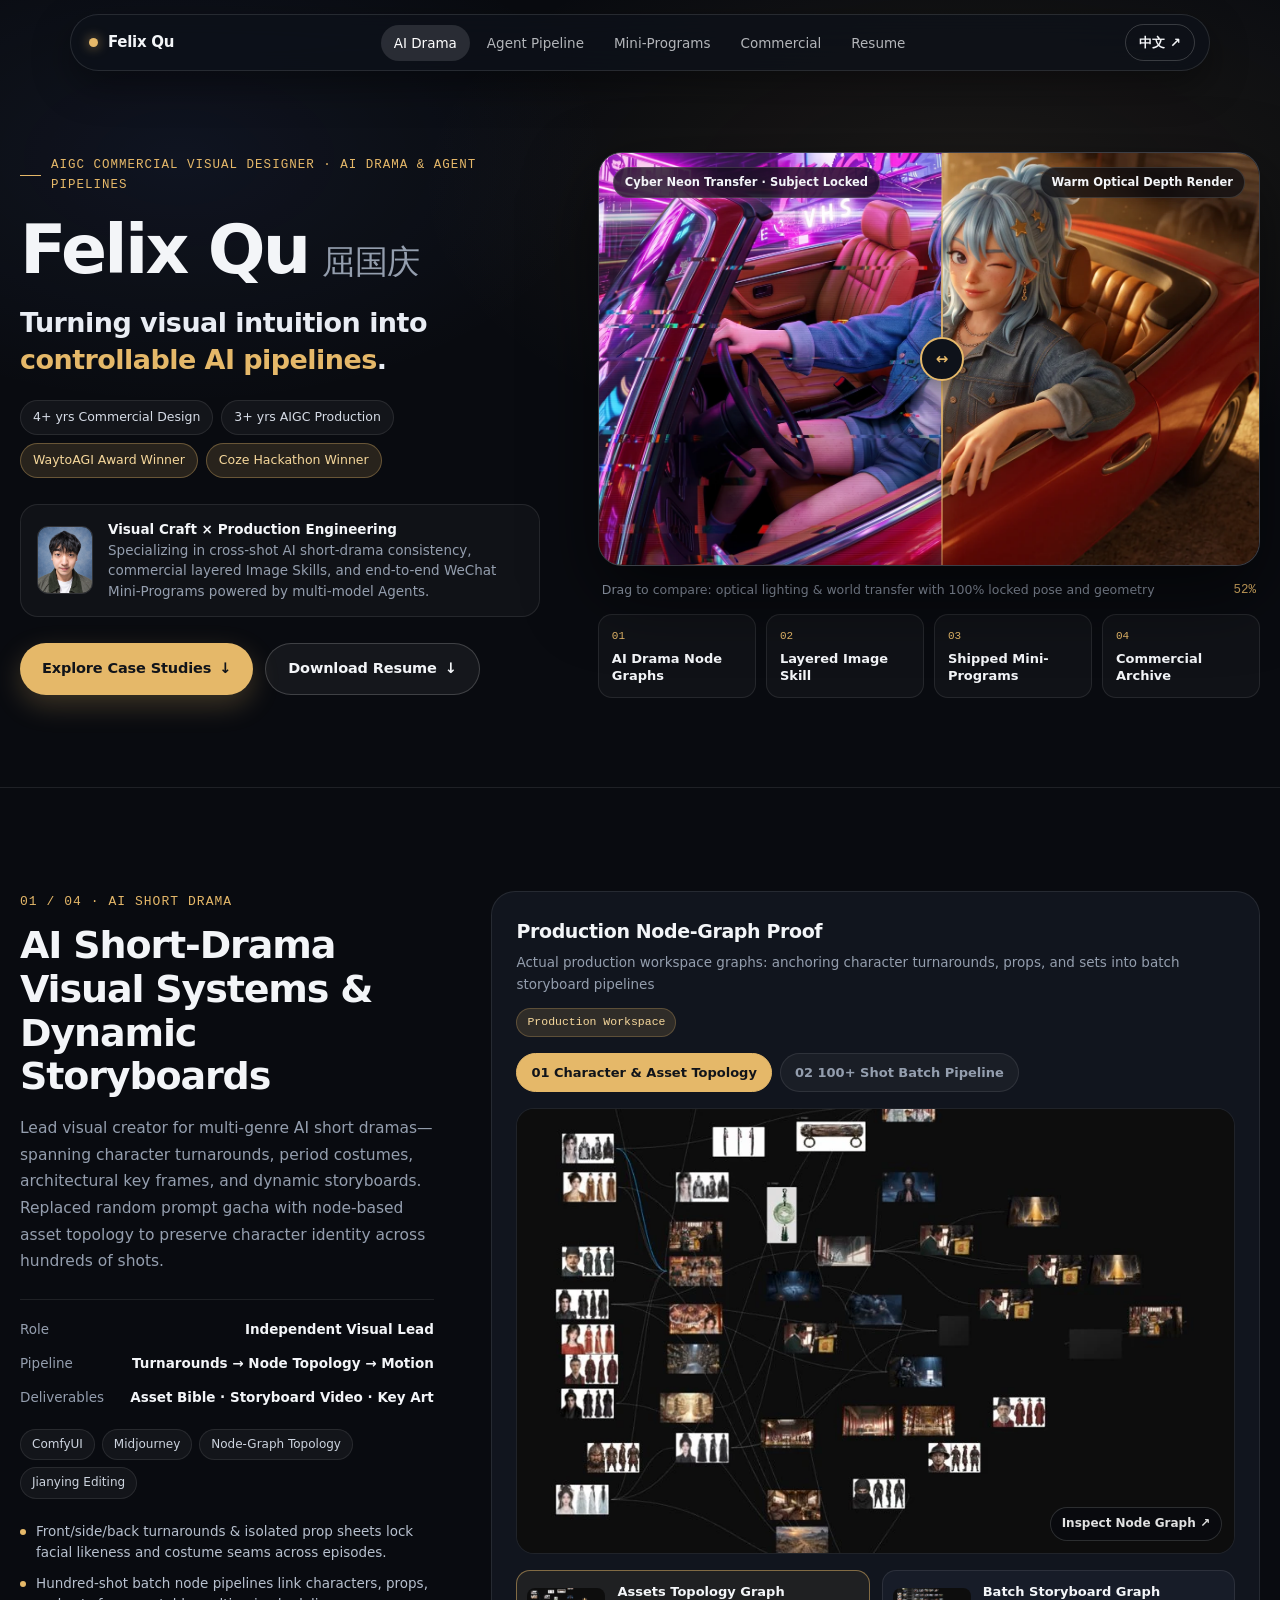
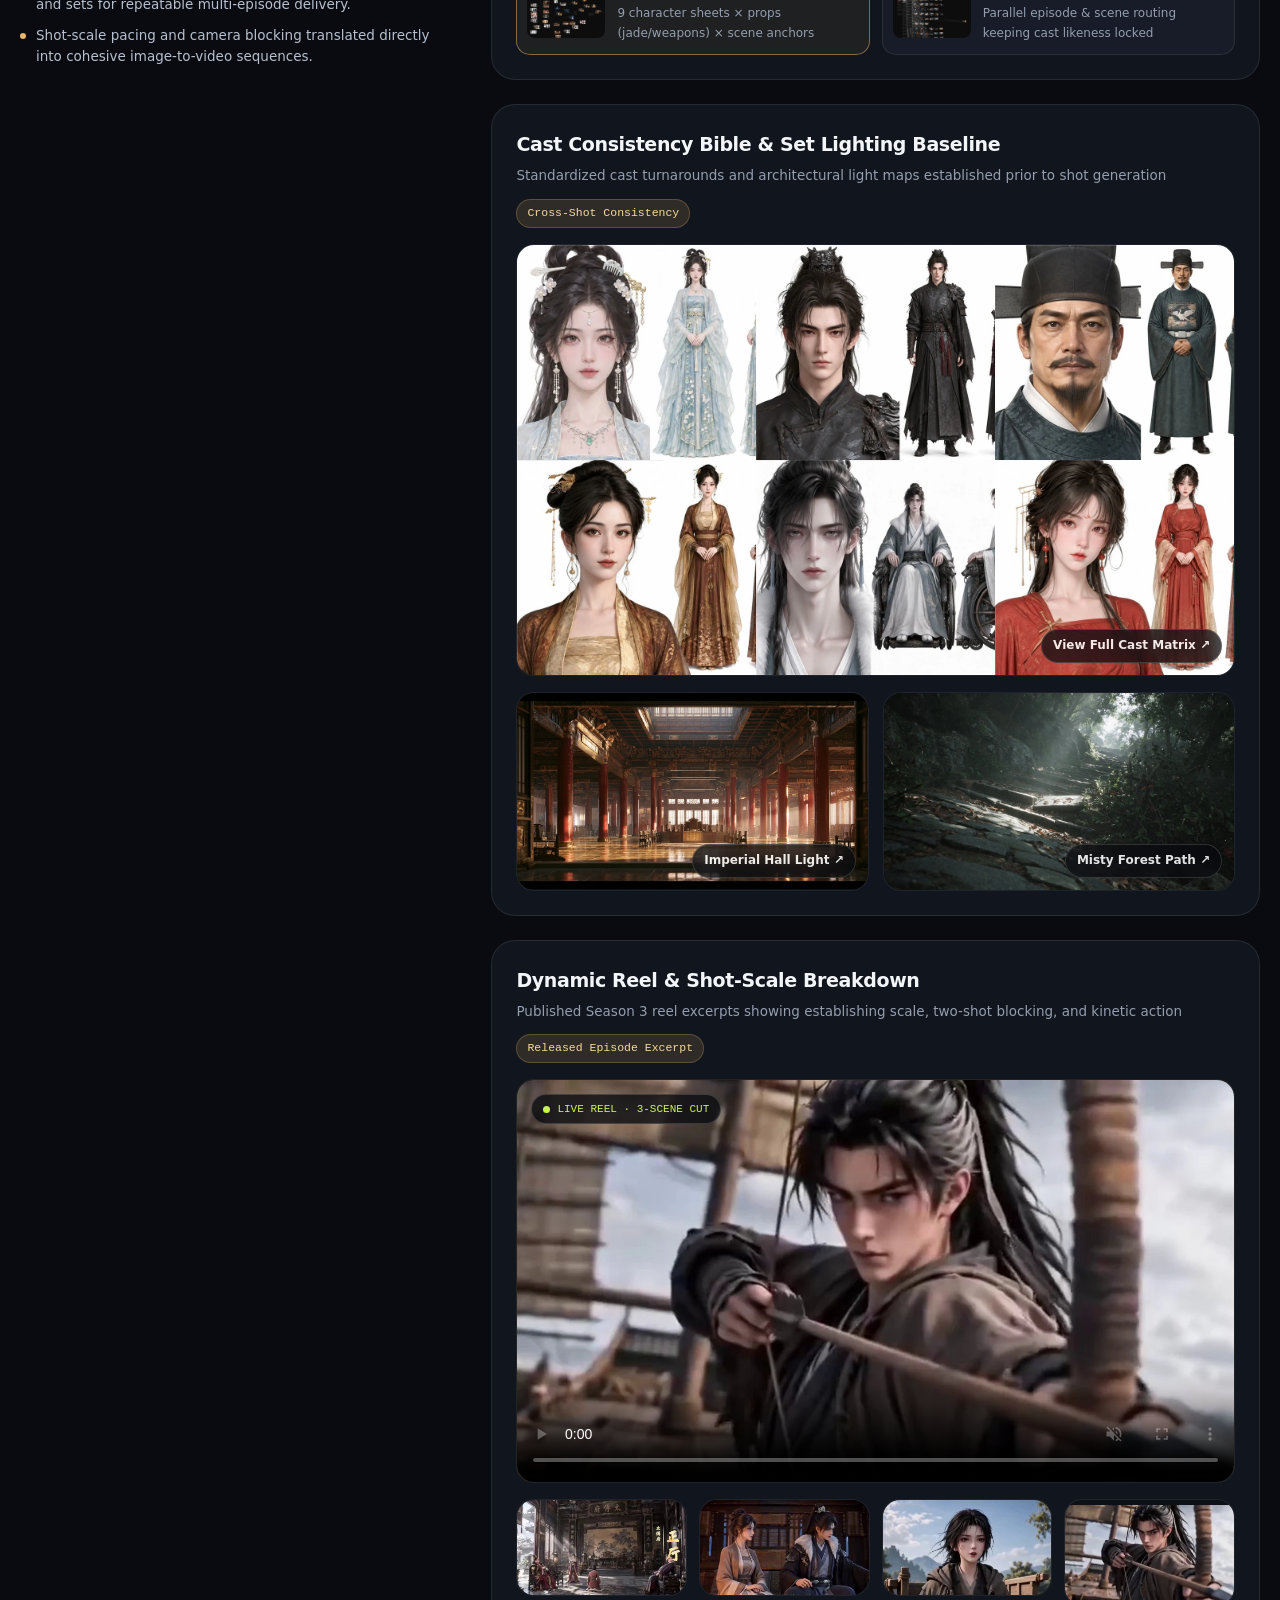
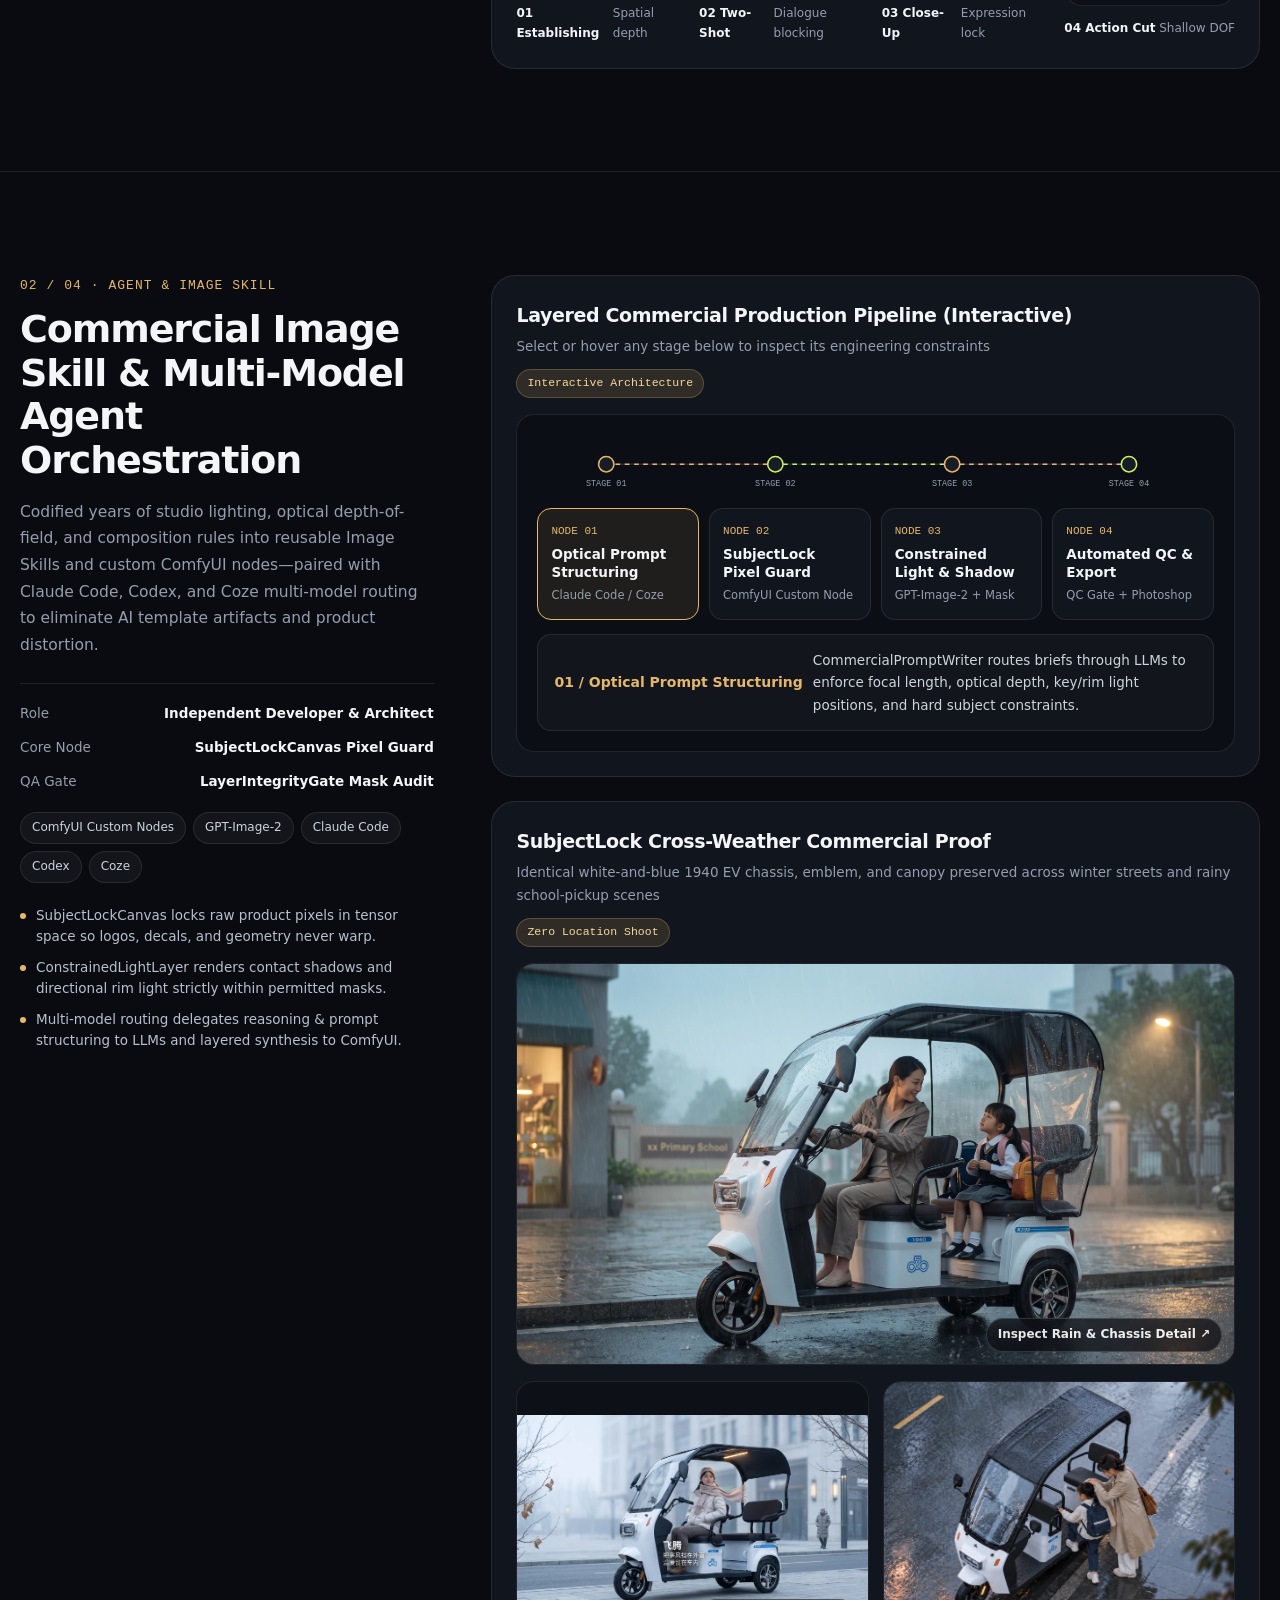
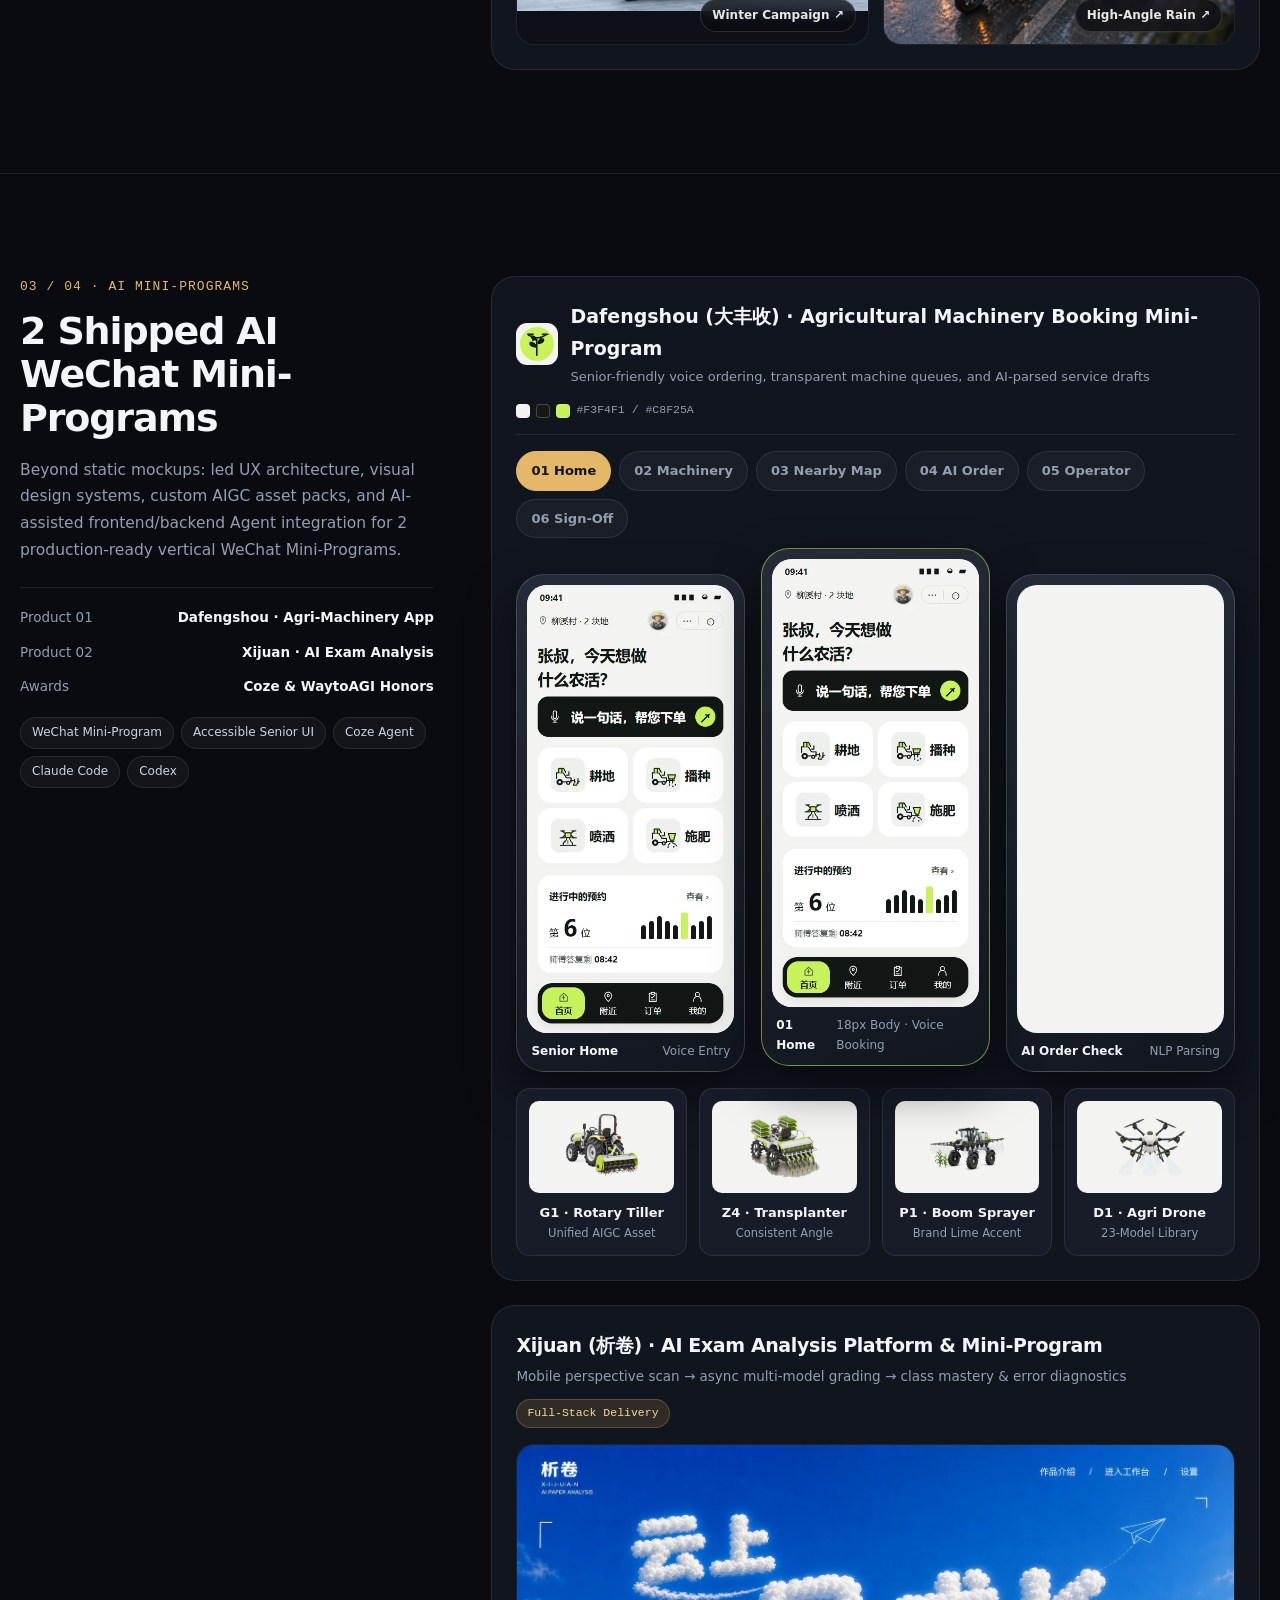
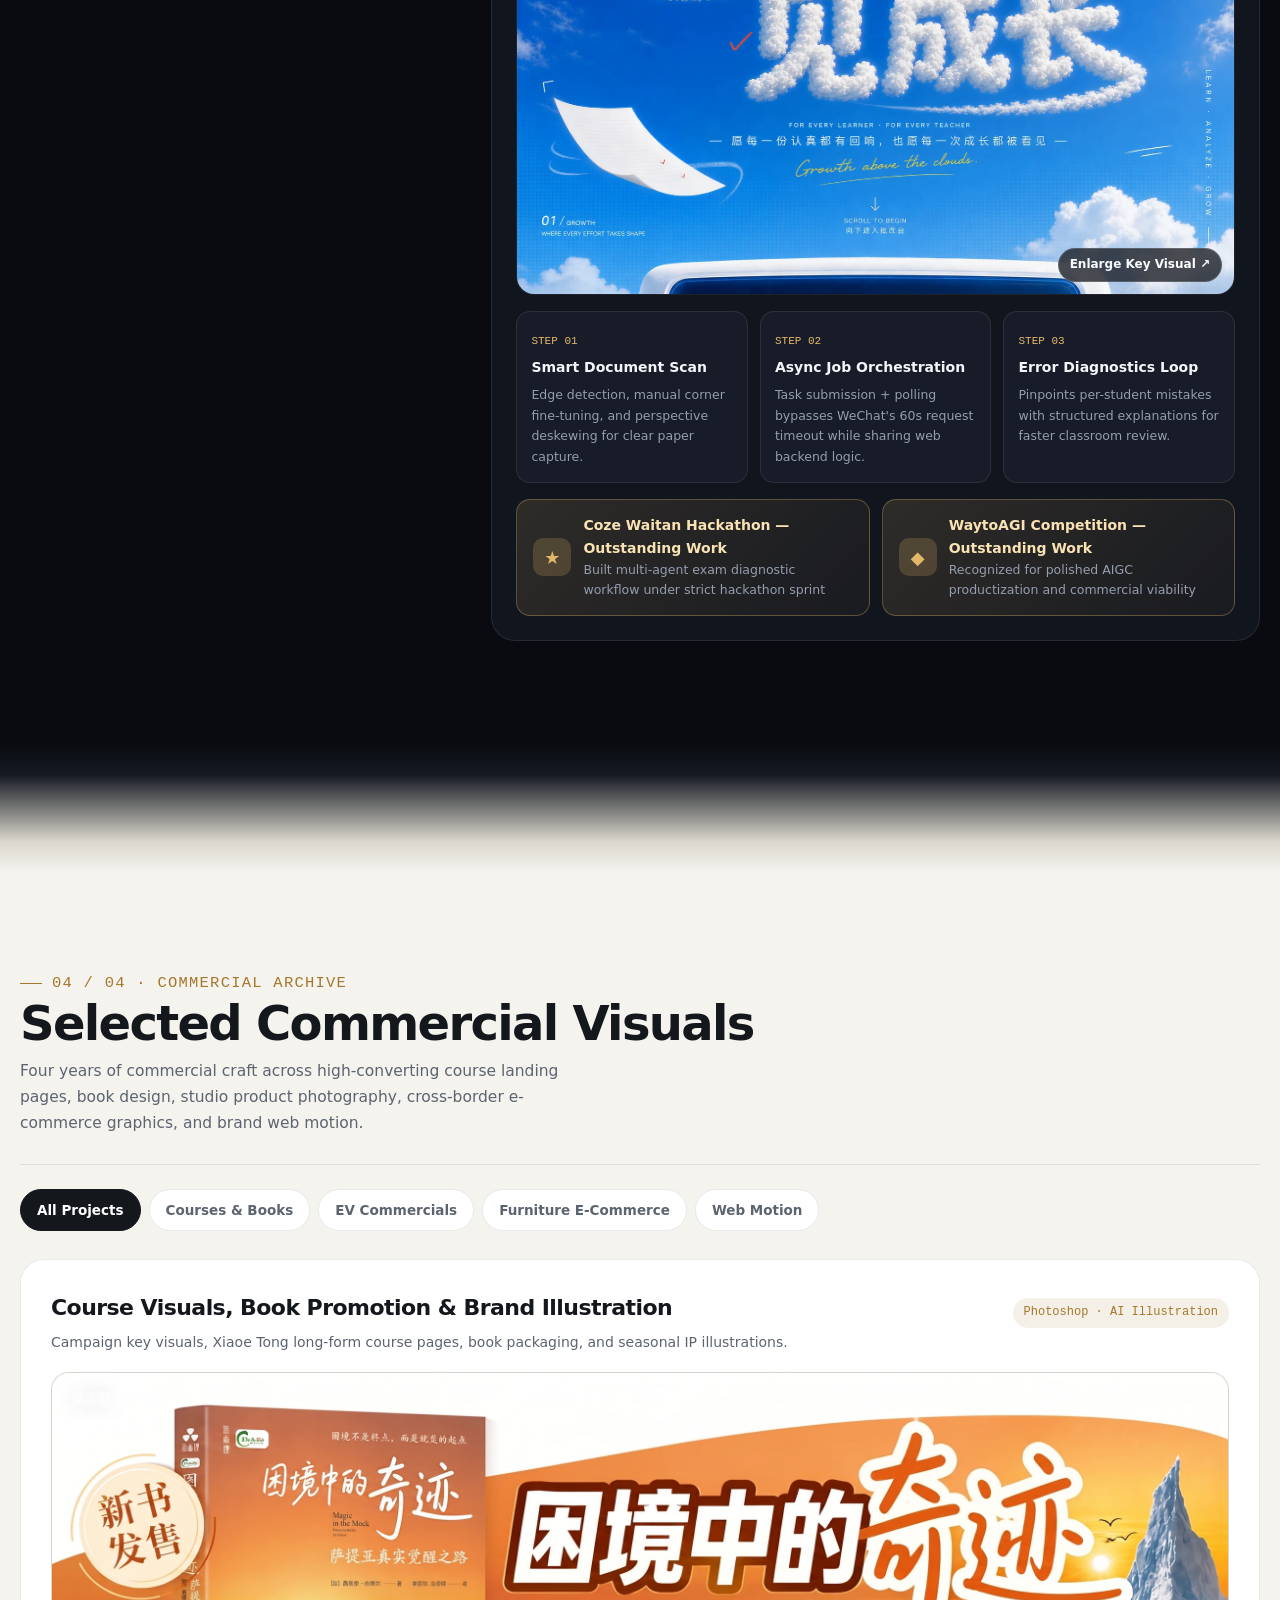
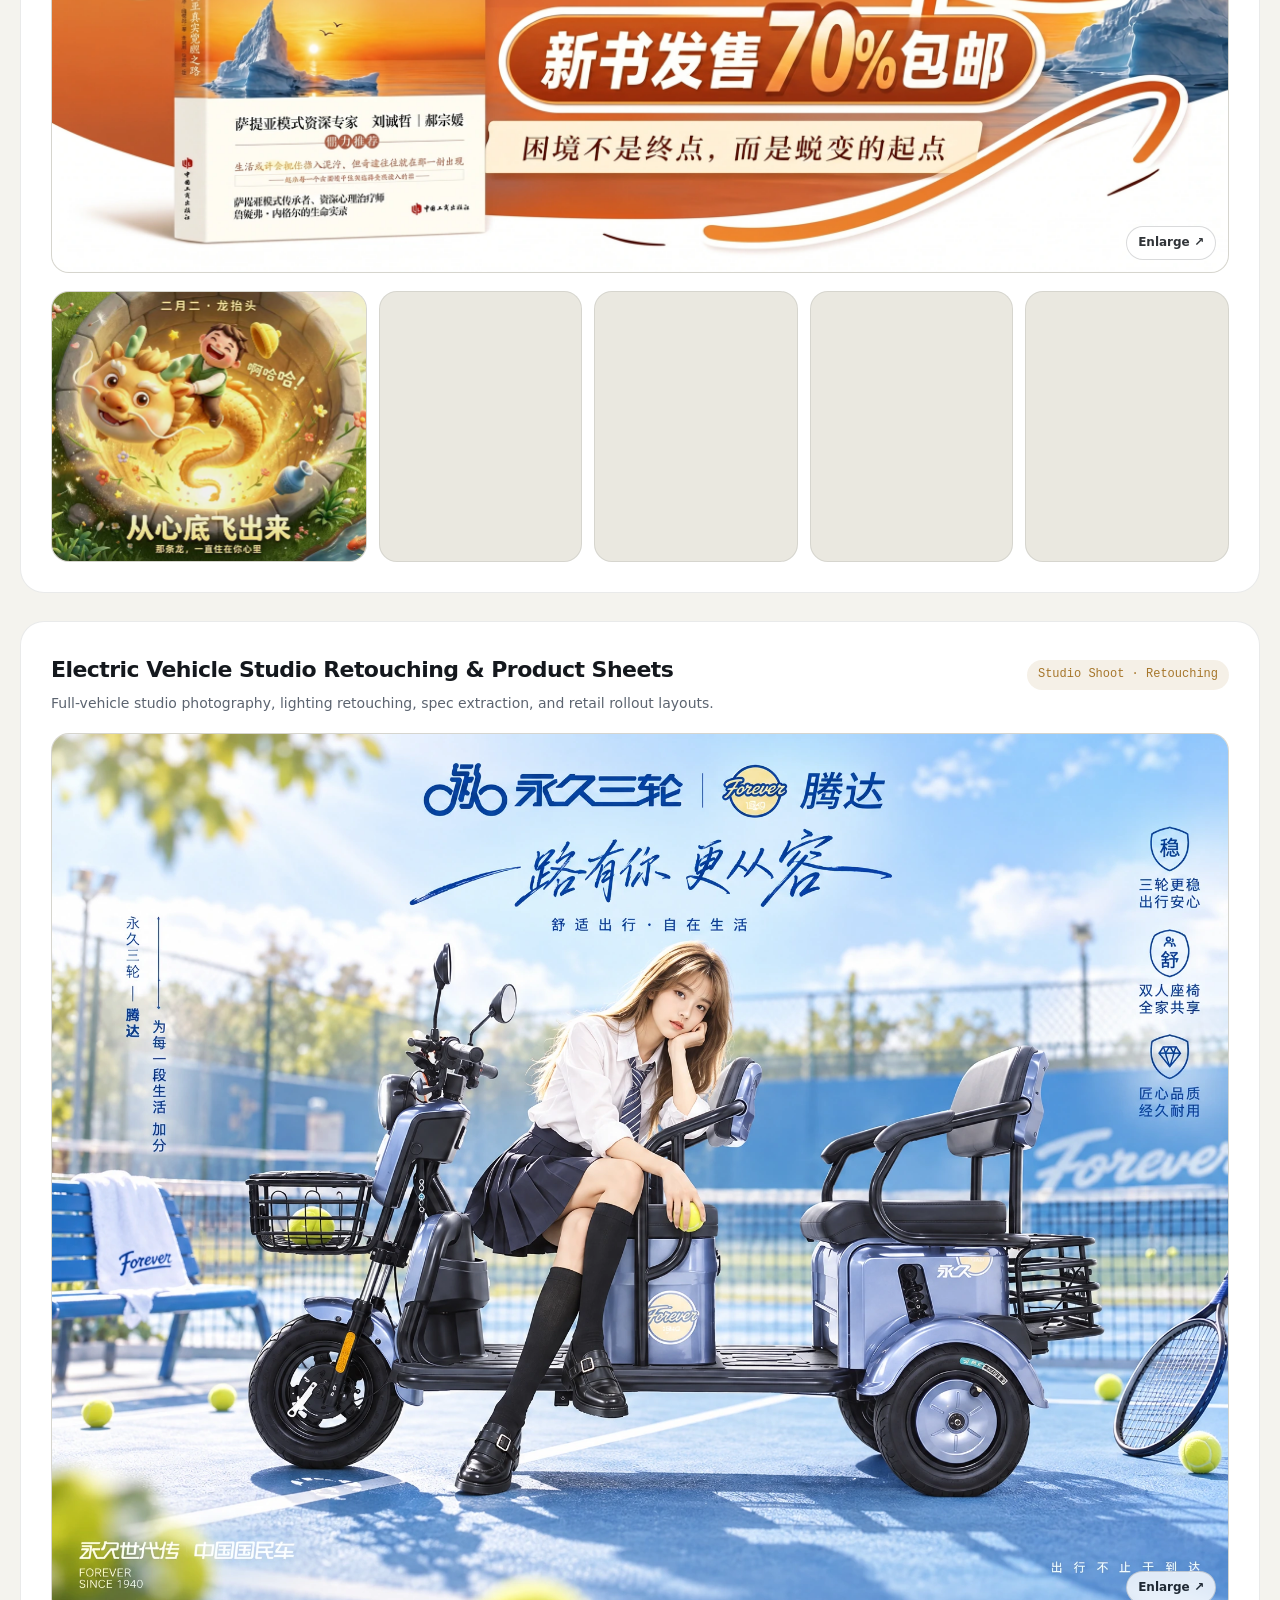
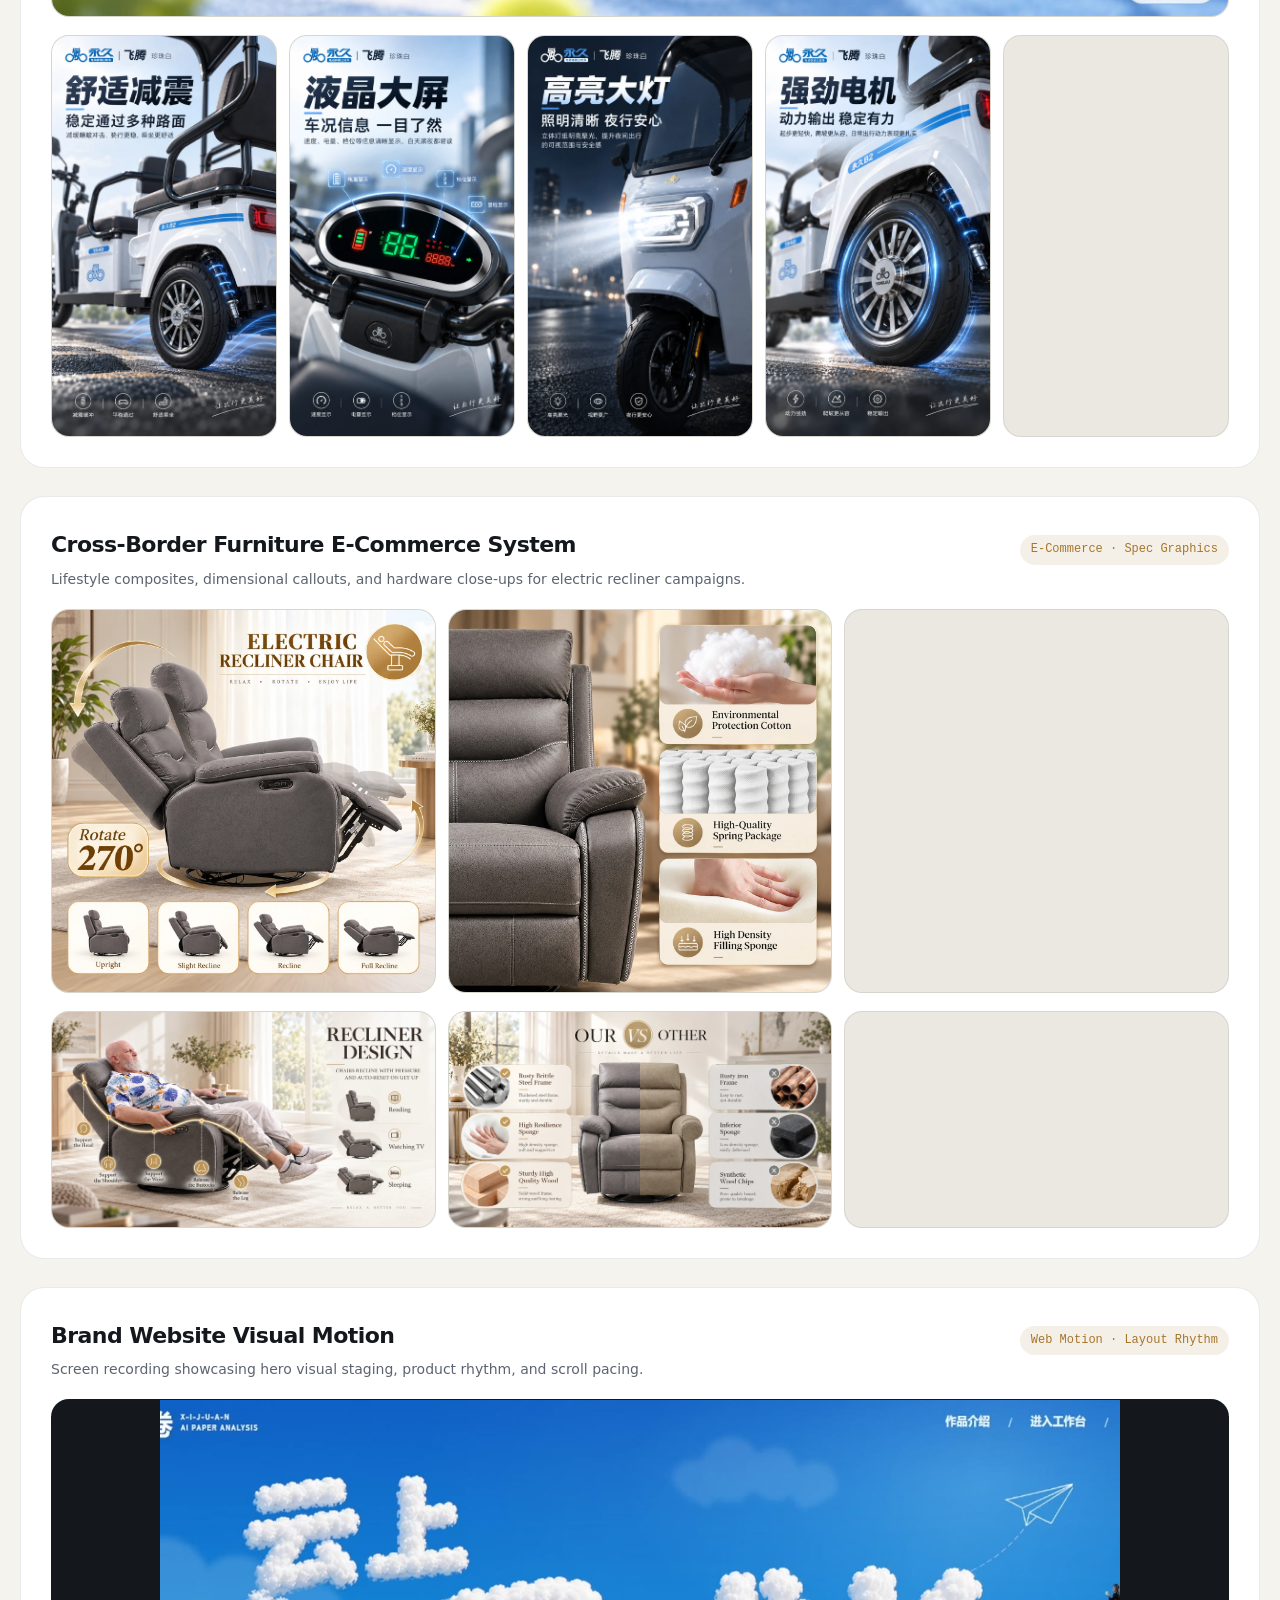
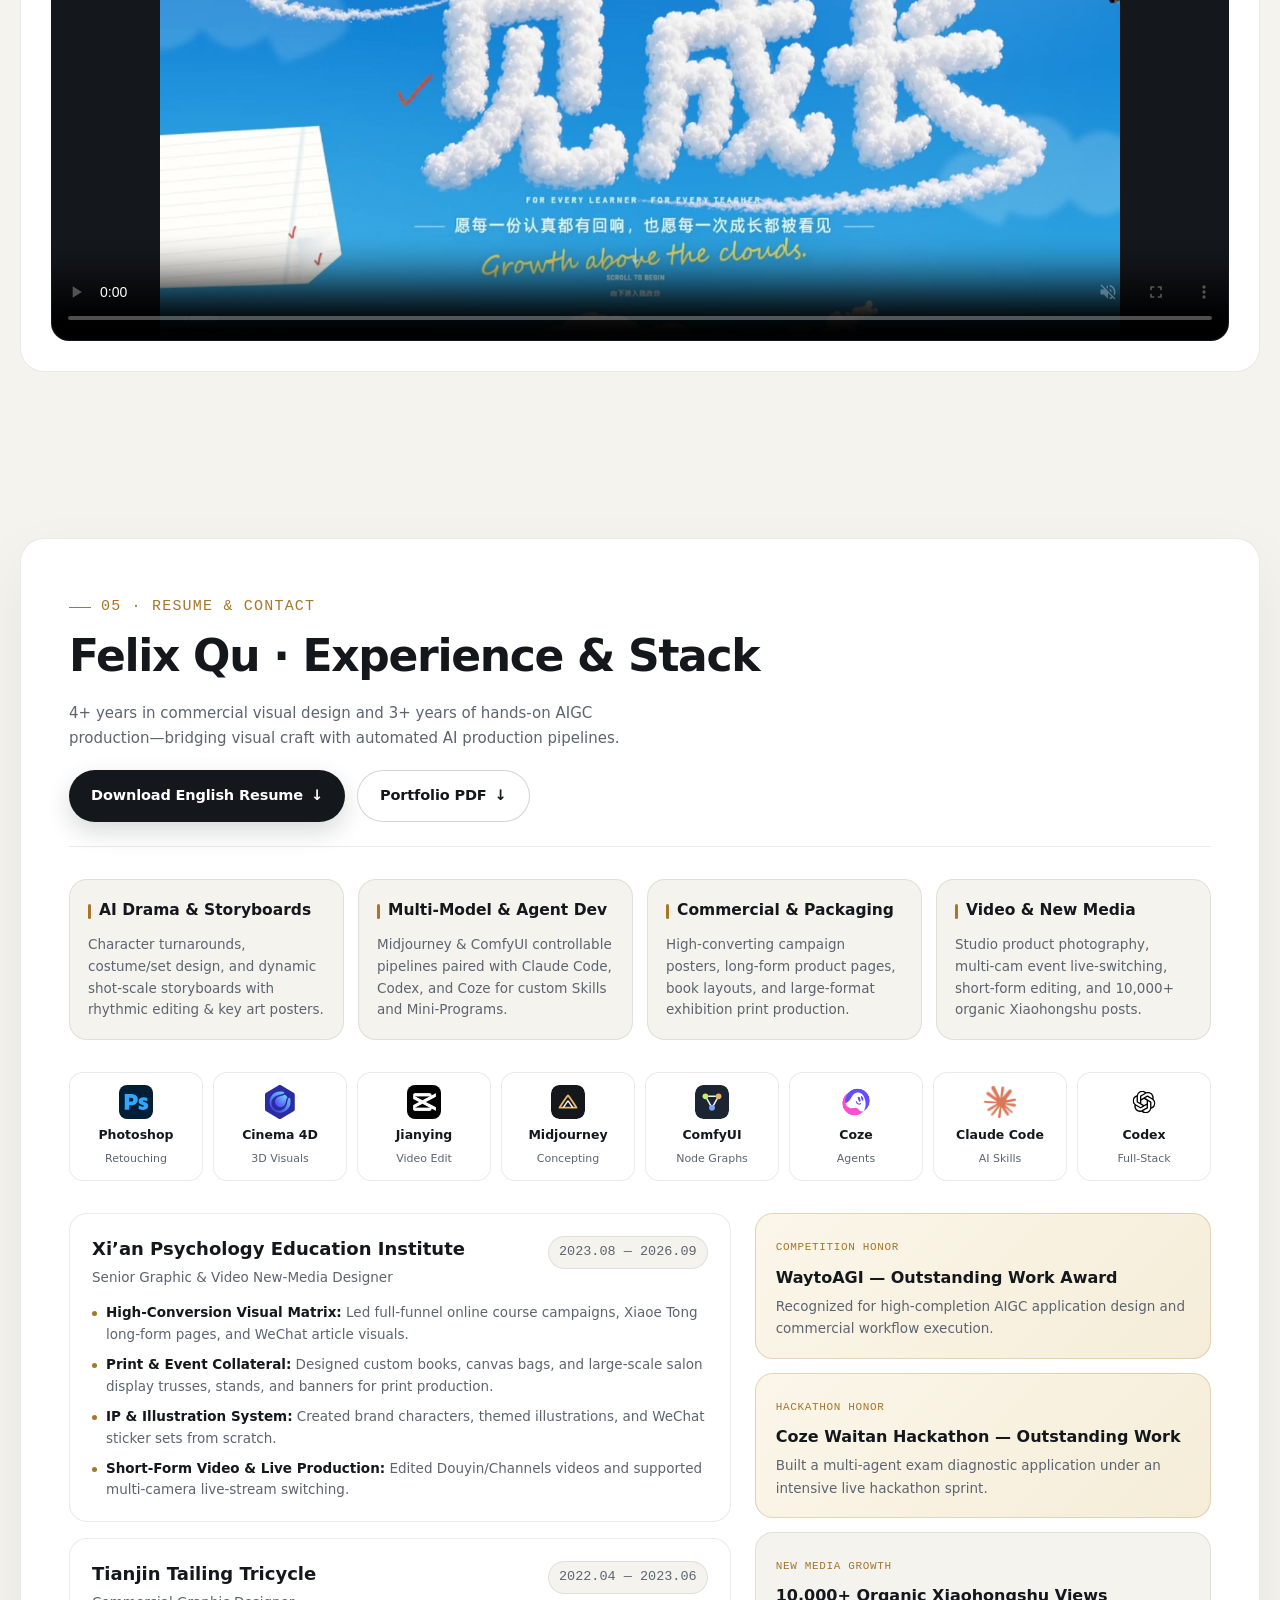
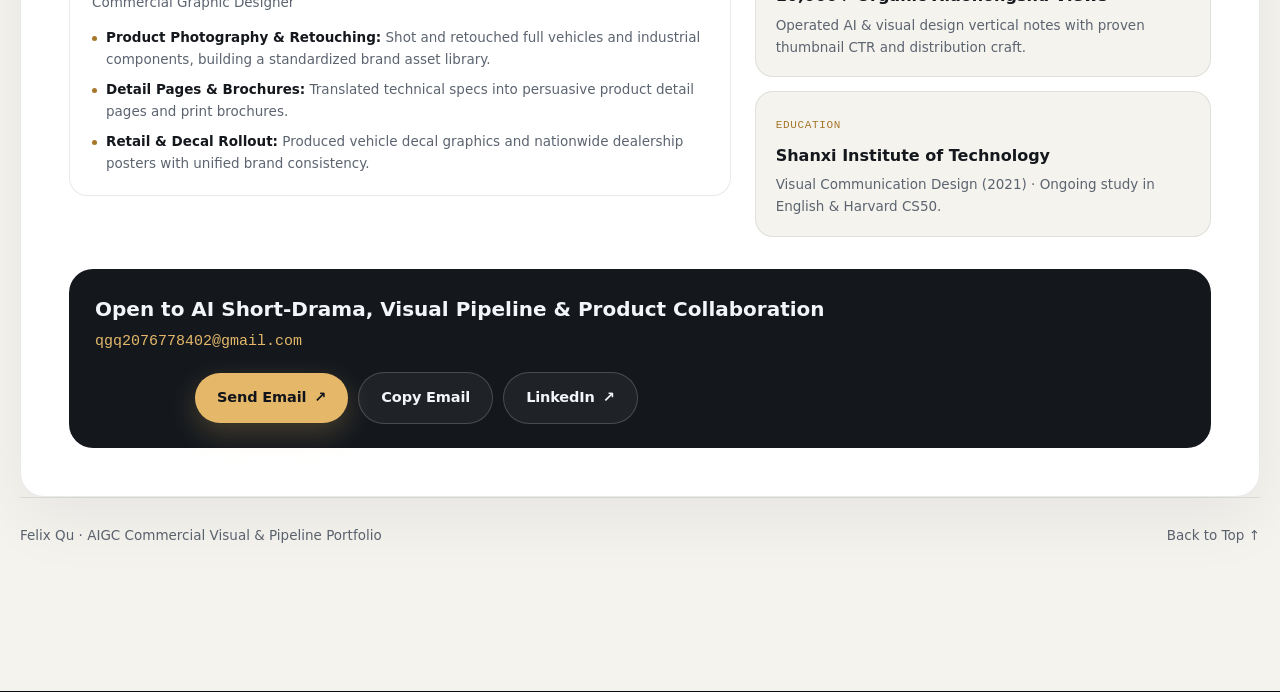
<file: en.html>
<!doctype html>
<html lang="en">
<head>
  <meta charset="utf-8">
  <meta name="viewport" content="width=device-width, initial-scale=1">
  <title>Felix Qu | AIGC Commercial Visual Designer · AI Short Drama &amp; Agent Pipelines</title>
  <meta name="description" content="Portfolio of Felix Qu: AI short-drama visual systems &amp; dynamic storyboards, commercial layered Image Skills &amp; multi-model Agent workflows, WeChat mini-programs, and commercial visual design.">
  <meta name="theme-color" content="#090b10">
  <link rel="alternate" hreflang="zh-CN" href="index.html">
  <link rel="stylesheet" href="styles-v5.css?v=7.1">
  <script src="app-v5.js?v=7.1" defer></script>
</head>
<body data-locale="en">
  <a class="skip-link" href="#drama">Skip to featured work</a>
  <div id="scroll-progress" class="scroll-progress" aria-hidden="true"><span></span></div>

  <header class="site-header" data-header-theme="dark">
    <a class="brand" href="#top">
      <span class="brand-mark" aria-hidden="true"></span>
      <span>Felix Qu</span>
    </a>
    <nav class="site-nav" aria-label="Main navigation">
      <a href="#drama">AI Drama</a>
      <a href="#pipeline">Agent Pipeline</a>
      <a href="#apps">Mini-Programs</a>
      <a href="#commercial">Commercial</a>
      <a href="#resume">Resume</a>
    </nav>
    <a class="lang-switch" href="index.html" lang="zh-CN">中文 <span aria-hidden="true">↗</span></a>
  </header>

  <main id="top" class="desktop-main">
    <!-- DARK CINEMA ZONE -->
    <div class="zone-dark" data-zone="dark">
      <!-- HERO -->
      <section class="hero-section" aria-labelledby="hero-name">
        <div class="container hero-grid">
          <div class="mobile-hero-head">
            <div class="mobile-hero-id">
              <img src="assets/portrait.webp" width="731" height="900" alt="" loading="eager" decoding="async">
              <div>
                <strong>Felix Qu <span>屈国庆</span></strong>
                <p>AIGC Visuals · AI Drama · Agent Pipelines</p>
              </div>
            </div>
            <div class="mobile-hero-pills">
              <span class="is-gold">★ WaytoAGI Winner</span>
              <span class="is-gold">◆ Coze Winner</span>
              <span>4+ yrs Craft</span>
            </div>
          </div>

          <div class="hero-copy">
            <p class="eyebrow">AIGC Commercial Visual Designer · AI Drama &amp; Agent Pipelines</p>
            <h1 id="hero-name" class="hero-title">Felix Qu<span class="hero-title-en">屈国庆</span></h1>
            <p class="hero-tagline">Turning visual intuition into <em>controllable AI pipelines</em>.</p>

            <ul class="hero-badges">
              <li>4+ yrs Commercial Design</li>
              <li>3+ yrs AIGC Production</li>
              <li class="badge-highlight">WaytoAGI Award Winner</li>
              <li class="badge-highlight">Coze Hackathon Winner</li>
            </ul>

            <div class="hero-author">
              <img class="hero-portrait reveal-img" src="assets/portrait.webp" width="731" height="900" alt="Portrait of Felix Qu" loading="eager" decoding="async" fetchpriority="high">
              <p>
                <strong>Visual Craft × Production Engineering</strong><br>
                Specializing in cross-shot AI short-drama consistency, commercial layered Image Skills, and end-to-end WeChat Mini-Programs powered by multi-model Agents.
              </p>
            </div>

            <div class="hero-actions">
              <a class="btn btn-primary-dark btn-magnetic" href="#drama">Explore Case Studies <span aria-hidden="true">↓</span></a>
              <a class="btn btn-ghost-dark" href="resume/felix-qu-resume-en.pdf" download>Download Resume <span aria-hidden="true">↓</span></a>
            </div>
          </div>

          <div class="hero-stage">
            <div class="compare-frame" data-compare>
              <img class="compare-img reveal-img" src="assets/pipeline/compare-warm.webp" width="1600" height="900" alt="Warm natural optical depth render" loading="eager" decoding="async" fetchpriority="high">
              <div class="compare-after-wrap">
                <img class="compare-img reveal-img" src="assets/pipeline/compare-cyber.webp" width="1600" height="900" alt="Cyberpunk neon style transfer with locked subject geometry" loading="eager" decoding="async" fetchpriority="high">
              </div>
              <span class="compare-label left">Cyber Neon Transfer · Subject Locked</span>
              <span class="compare-label right">Warm Optical Depth Render</span>
              <div class="compare-divider" aria-hidden="true"></div>
              <button class="compare-handle" type="button" role="slider" aria-label="Drag to compare lighting and style transfer pipelines" aria-valuemin="6" aria-valuemax="94" aria-valuenow="52">↔</button>
            </div>
            <div class="compare-caption-bar">
              <span>Drag to compare: optical lighting &amp; world transfer with 100% locked pose and geometry</span>
              <span id="compare-percent">52%</span>
            </div>

            <nav class="hero-index-strip" aria-label="Portfolio chapter index">
              <a class="hero-index-card" href="#drama">
                <small>01</small>
                <strong>AI Drama Node Graphs</strong>
              </a>
              <a class="hero-index-card" href="#pipeline">
                <small>02</small>
                <strong>Layered Image Skill</strong>
              </a>
              <a class="hero-index-card" href="#apps">
                <small>03</small>
                <strong>Shipped Mini-Programs</strong>
              </a>
              <a class="hero-index-card" href="#commercial">
                <small>04</small>
                <strong>Commercial Archive</strong>
              </a>
            </nav>
          </div>
        </div>
      </section>

      <!-- CHAPTER 01: AI SHORT DRAMA -->
      <section id="drama" class="chapter-section" aria-labelledby="drama-title">
        <div class="container split-chapter">
          <aside class="chapter-sticky" data-reveal>
            <p class="chapter-index">01 / 04 · AI SHORT DRAMA</p>
            <div class="chapter-head-bar">
              <h2 id="drama-title" class="chapter-title">AI Short-Drama Visual Systems &amp; Dynamic Storyboards</h2>
              <button class="mobile-drawer-btn" type="button" aria-expanded="false" data-drawer-toggle>Specs <span aria-hidden="true">＋</span></button>
            </div>
            <div class="chapter-detail-drawer">
              <p class="chapter-lead">
                Lead visual creator for multi-genre AI short dramas—spanning character turnarounds, period costumes, architectural key frames, and dynamic storyboards. Replaced random prompt gacha with node-based asset topology to preserve character identity across hundreds of shots.
              </p>
              <dl class="meta-list">
                <div class="meta-row"><dt>Role</dt><dd>Independent Visual Lead</dd></div>
                <div class="meta-row"><dt>Pipeline</dt><dd>Turnarounds → Node Topology → Motion</dd></div>
                <div class="meta-row"><dt>Deliverables</dt><dd>Asset Bible · Storyboard Video · Key Art</dd></div>
              </dl>
              <div class="pill-group">
                <span class="tech-pill">ComfyUI</span>
                <span class="tech-pill">Midjourney</span>
                <span class="tech-pill">Node-Graph Topology</span>
                <span class="tech-pill">Jianying Editing</span>
              </div>
              <ul class="chapter-highlights">
                <li>Front/side/back turnarounds &amp; isolated prop sheets lock facial likeness and costume seams across episodes.</li>
                <li>Hundred-shot batch node pipelines link characters, props, and sets for repeatable multi-episode delivery.</li>
                <li>Shot-scale pacing and camera blocking translated directly into cohesive image-to-video sequences.</li>
              </ul>
            </div>
          </aside>

          <div class="chapter-showcase">
            <article class="showcase-card" data-reveal>
              <div class="card-head">
                <div>
                  <h3>Production Node-Graph Proof</h3>
                  <p>Actual production workspace graphs: anchoring character turnarounds, props, and sets into batch storyboard pipelines</p>
                </div>
                <span class="card-tag">Production Workspace</span>
              </div>

              <div class="tab-bar" role="tablist" aria-label="Switch node graph view">
                <button class="tab-btn is-active" type="button" role="tab" aria-selected="true" data-node-tab="assets">01 Character &amp; Asset Topology</button>
                <button class="tab-btn" type="button" role="tab" aria-selected="false" data-node-tab="storyboard">02 100+ Shot Batch Pipeline</button>
              </div>

              <div class="node-stage-panel" data-node-panel="assets">
                <button class="media-btn" type="button" data-image="assets/drama/node-assets-graph.webp" data-caption="Short-Drama Graph 01: Character turnarounds × key props × scene references (click 1.8× Zoom to inspect connections)" data-gallery="drama-nodes">
                  <img class="reveal-img" src="assets/drama/node-assets-graph.webp" width="1920" height="1146" alt="Short drama asset node graph connecting characters, props, and scenes" loading="lazy" decoding="async">
                  <span class="zoom-badge">Inspect Node Graph ↗</span>
                </button>
              </div>

              <div class="node-stage-panel" data-node-panel="storyboard" hidden>
                <button class="media-btn" type="button" data-image="assets/drama/node-storyboard-graph.webp" data-caption="Short-Drama Graph 02: Multi-episode batch storyboard consistency pipeline (click 1.8× Zoom for shot-by-shot inspection)" data-gallery="drama-nodes">
                  <img class="reveal-img" src="assets/drama/node-storyboard-graph.webp" width="1920" height="1333" alt="Hundred-shot batch storyboard node pipeline" loading="lazy" decoding="async">
                  <span class="zoom-badge">Inspect Batch Pipeline ↗</span>
                </button>
              </div>

              <div class="node-thumb-pair">
                <button class="node-thumb-card is-active" type="button" data-node-card="assets">
                  <img src="assets/drama/node-assets-graph.webp" alt="" loading="lazy">
                  <div>
                    <strong>Assets Topology Graph</strong>
                    <span>9 character sheets × props (jade/weapons) × scene anchors</span>
                  </div>
                </button>
                <button class="node-thumb-card" type="button" data-node-card="storyboard">
                  <img src="assets/drama/node-storyboard-graph.webp" alt="" loading="lazy">
                  <div>
                    <strong>Batch Storyboard Graph</strong>
                    <span>Parallel episode &amp; scene routing keeping cast likeness locked</span>
                  </div>
                </button>
              </div>
            </article>

            <article class="showcase-card" data-reveal>
              <div class="card-head">
                <div>
                  <h3>Cast Consistency Bible &amp; Set Lighting Baseline</h3>
                  <p>Standardized cast turnarounds and architectural light maps established prior to shot generation</p>
                </div>
                <span class="card-tag">Cross-Shot Consistency</span>
              </div>

              <button class="media-btn" type="button" data-image="assets/drama/drama-six-cast.webp" data-caption="Full Cast Visual Matrix: 6 lead &amp; supporting characters with unified rendering style and period wardrobe" data-gallery="drama-cast">
                <img class="reveal-img" src="assets/drama/drama-six-cast.webp" width="1920" height="1146" alt="Six-character period drama cast sheet" loading="lazy" decoding="async">
                <span class="zoom-badge">View Full Cast Matrix ↗</span>
              </button>

              <div class="grid-2">
                <button class="media-btn" type="button" data-image="assets/drama/drama-palace-hall.webp" data-caption="Core Interior Set 01: Imperial hall volumetric skylights and polished timber reflections" data-gallery="drama-cast">
                  <img class="reveal-img" src="assets/drama/drama-palace-hall.webp" width="1024" height="573" alt="Imperial palace hall with volumetric skylight" loading="lazy" decoding="async">
                  <span class="zoom-badge">Imperial Hall Light ↗</span>
                </button>
                <button class="media-btn" type="button" data-image="assets/drama/drama-misty-steps.webp" data-caption="Core Exterior Set 02: Misty forest stone steps with atmospheric rim sunlight" data-gallery="drama-cast">
                  <img class="reveal-img" src="assets/drama/drama-misty-steps.webp" width="1024" height="576" alt="Misty mountain stone steps exterior" loading="lazy" decoding="async">
                  <span class="zoom-badge">Misty Forest Path ↗</span>
                </button>
              </div>
            </article>

            <article class="showcase-card" data-reveal>
              <div class="card-head">
                <div>
                  <h3>Dynamic Reel &amp; Shot-Scale Breakdown</h3>
                  <p>Published Season 3 reel excerpts showing establishing scale, two-shot blocking, and kinetic action</p>
                </div>
                <span class="card-tag">Released Episode Excerpt</span>
              </div>

              <div class="cinema-video-wrap">
                <span class="video-pill">LIVE REEL · 3-SCENE CUT</span>
                <video muted loop playsinline controls preload="metadata" poster="assets/drama/drama-poster.webp" data-autoplay-visible aria-label="AI short drama highlight reel">
                  <source src="assets/drama/drama-reel.mp4" type="video/mp4">
                </video>
              </div>

              <div class="grid-4">
                <figure class="shot-card" style="margin:0;">
                  <button class="media-btn" type="button" data-image="assets/drama/shot-1.webp" data-caption="Shot 01 · Establishing Wide: Grand hall spatial hierarchy and ensemble blocking" data-gallery="drama-shots">
                    <img class="reveal-img" src="assets/drama/shot-1.webp" width="1280" height="720" alt="Wide establishing shot" loading="lazy" decoding="async">
                  </button>
                  <figcaption><strong>01 Establishing</strong><span>Spatial depth</span></figcaption>
                </figure>
                <figure class="shot-card" style="margin:0;">
                  <button class="media-btn" type="button" data-image="assets/drama/shot-2.webp" data-caption="Shot 02 · Two-Shot Medium: Carriage interior lighting and eyeline match" data-gallery="drama-shots">
                    <img class="reveal-img" src="assets/drama/shot-2.webp" width="1280" height="720" alt="Two-shot dialogue frame" loading="lazy" decoding="async">
                  </button>
                  <figcaption><strong>02 Two-Shot</strong><span>Dialogue blocking</span></figcaption>
                </figure>
                <figure class="shot-card" style="margin:0;">
                  <button class="media-btn" type="button" data-image="assets/drama/shot-3.webp" data-caption="Shot 03 · Close-Up: Outdoor daylight wind hair and facial expression continuity" data-gallery="drama-shots">
                    <img class="reveal-img" src="assets/drama/shot-3.webp" width="1280" height="720" alt="Outdoor heroine close-up" loading="lazy" decoding="async">
                  </button>
                  <figcaption><strong>03 Close-Up</strong><span>Expression lock</span></figcaption>
                </figure>
                <figure class="shot-card" style="margin:0;">
                  <button class="media-btn" type="button" data-image="assets/drama/shot-4.webp" data-caption="Shot 04 · Action Frame: Archer draw with shallow depth-of-field motion" data-gallery="drama-shots">
                    <img class="reveal-img" src="assets/drama/shot-4.webp" width="1280" height="720" alt="Archer action close-up" loading="lazy" decoding="async">
                  </button>
                  <figcaption><strong>04 Action Cut</strong><span>Shallow DOF</span></figcaption>
                </figure>
              </div>
            </article>
          </div>
        </div>
      </section>

      <!-- CHAPTER 02: IMAGE SKILL & AGENT PIPELINE -->
      <section id="pipeline" class="chapter-section" aria-labelledby="pipeline-title">
        <div class="container split-chapter">
          <aside class="chapter-sticky" data-reveal>
            <p class="chapter-index">02 / 04 · AGENT &amp; IMAGE SKILL</p>
            <div class="chapter-head-bar">
              <h2 id="pipeline-title" class="chapter-title">Commercial Image Skill &amp; Multi-Model Agent Orchestration</h2>
              <button class="mobile-drawer-btn" type="button" aria-expanded="false" data-drawer-toggle>Specs <span aria-hidden="true">＋</span></button>
            </div>
            <div class="chapter-detail-drawer">
              <p class="chapter-lead">
                Codified years of studio lighting, optical depth-of-field, and composition rules into reusable Image Skills and custom ComfyUI nodes—paired with Claude Code, Codex, and Coze multi-model routing to eliminate AI template artifacts and product distortion.
              </p>
              <dl class="meta-list">
                <div class="meta-row"><dt>Role</dt><dd>Independent Developer &amp; Architect</dd></div>
                <div class="meta-row"><dt>Core Node</dt><dd>SubjectLockCanvas Pixel Guard</dd></div>
                <div class="meta-row"><dt>QA Gate</dt><dd>LayerIntegrityGate Mask Audit</dd></div>
              </dl>
              <div class="pill-group">
                <span class="tech-pill">ComfyUI Custom Nodes</span>
                <span class="tech-pill">GPT-Image-2</span>
                <span class="tech-pill">Claude Code</span>
                <span class="tech-pill">Codex</span>
                <span class="tech-pill">Coze</span>
              </div>
              <ul class="chapter-highlights">
                <li>SubjectLockCanvas locks raw product pixels in tensor space so logos, decals, and geometry never warp.</li>
                <li>ConstrainedLightLayer renders contact shadows and directional rim light strictly within permitted masks.</li>
                <li>Multi-model routing delegates reasoning &amp; prompt structuring to LLMs and layered synthesis to ComfyUI.</li>
              </ul>
            </div>
          </aside>

          <div class="chapter-showcase">
            <article class="showcase-card" data-reveal>
              <div class="card-head">
                <div>
                  <h3>Layered Commercial Production Pipeline (Interactive)</h3>
                  <p>Select or hover any stage below to inspect its engineering constraints</p>
                </div>
                <span class="card-tag">Interactive Architecture</span>
              </div>

              <div class="pipeline-diagram">
                <div class="pipeline-svg-wrap" aria-hidden="true">
                  <svg viewBox="0 0 880 76" fill="none" xmlns="http://www.w3.org/2000/svg">
                    <path d="M90 38 C 165 38, 185 38, 300 38" stroke="rgba(255,255,255,0.12)" stroke-width="2"/>
                    <path d="M90 38 C 165 38, 185 38, 300 38" stroke="#e5b869" stroke-width="2" class="pipeline-flow-line"/>
                    <path d="M320 38 C 395 38, 415 38, 530 38" stroke="rgba(255,255,255,0.12)" stroke-width="2"/>
                    <path d="M320 38 C 395 38, 415 38, 530 38" stroke="#c8f25a" stroke-width="2" class="pipeline-flow-line"/>
                    <path d="M550 38 C 625 38, 645 38, 770 38" stroke="rgba(255,255,255,0.12)" stroke-width="2"/>
                    <path d="M550 38 C 625 38, 645 38, 770 38" stroke="#e5b869" stroke-width="2" class="pipeline-flow-line"/>
                    <circle cx="90" cy="38" r="10" fill="#171c28" stroke="#e5b869" stroke-width="2"/>
                    <circle cx="310" cy="38" r="10" fill="#171c28" stroke="#c8f25a" stroke-width="2"/>
                    <circle cx="540" cy="38" r="10" fill="#171c28" stroke="#e5b869" stroke-width="2"/>
                    <circle cx="770" cy="38" r="10" fill="#171c28" stroke="#c8f25a" stroke-width="2"/>
                    <text x="90" y="66" text-anchor="middle" fill="#949eae" font-size="11" font-family="monospace">STAGE 01</text>
                    <text x="310" y="66" text-anchor="middle" fill="#949eae" font-size="11" font-family="monospace">STAGE 02</text>
                    <text x="540" y="66" text-anchor="middle" fill="#949eae" font-size="11" font-family="monospace">STAGE 03</text>
                    <text x="770" y="66" text-anchor="middle" fill="#949eae" font-size="11" font-family="monospace">STAGE 04</text>
                  </svg>
                </div>

                <div class="pipeline-nodes">
                  <button class="pipeline-node is-active" type="button" aria-pressed="true" data-pipe-node
                    data-title="01 / Optical Prompt Structuring"
                    data-desc="CommercialPromptWriter routes briefs through LLMs to enforce focal length, optical depth, key/rim light positions, and hard subject constraints.">
                    <small>NODE 01</small>
                    <strong>Optical Prompt Structuring</strong>
                    <span>Claude Code / Coze</span>
                  </button>
                  <button class="pipeline-node" type="button" aria-pressed="false" data-pipe-node
                    data-title="02 / SubjectLockCanvas Guard"
                    data-desc="Custom tensor-level protection locks uploaded product pixels onto a protected canvas so badges, chassis proportions, and trims remain 100% intact.">
                    <small>NODE 02</small>
                    <strong>SubjectLock Pixel Guard</strong>
                    <span>ComfyUI Custom Node</span>
                  </button>
                  <button class="pipeline-node" type="button" aria-pressed="false" data-pipe-node
                    data-title="03 / ConstrainedLightLayer"
                    data-desc="Generates realistic weather environments, wet asphalt reflections, and grounded contact shadows exclusively outside the locked subject mask.">
                    <small>NODE 03</small>
                    <strong>Constrained Light &amp; Shadow</strong>
                    <span>GPT-Image-2 + Mask</span>
                  </button>
                  <button class="pipeline-node" type="button" aria-pressed="false" data-pipe-node
                    data-title="04 / LayerIntegrityGate QA"
                    data-desc="Audits pixel integrity inside the protected region and exports clean layered deliverables ready for Photoshop commercial typography.">
                    <small>NODE 04</small>
                    <strong>Automated QC &amp; Export</strong>
                    <span>QC Gate + Photoshop</span>
                  </button>
                </div>

                <div class="pipeline-readout" aria-live="polite">
                  <strong id="pipe-readout-title">01 / Optical Prompt Structuring</strong>
                  <p id="pipe-readout-desc">CommercialPromptWriter routes briefs through LLMs to enforce focal length, optical depth, key/rim light positions, and hard subject constraints.</p>
                </div>
              </div>
            </article>

            <article class="showcase-card" data-reveal>
              <div class="card-head">
                <div>
                  <h3>SubjectLock Cross-Weather Commercial Proof</h3>
                  <p>Identical white-and-blue 1940 EV chassis, emblem, and canopy preserved across winter streets and rainy school-pickup scenes</p>
                </div>
                <span class="card-tag">Zero Location Shoot</span>
              </div>

              <button class="media-btn" type="button" data-image="assets/pipeline/ev-lock-rain-side.webp" data-caption="SubjectLock Proof 01: Rainy school pickup with transparent canopy reflections and locked chassis decals" data-gallery="pipeline-ev">
                <img class="reveal-img" src="assets/pipeline/ev-lock-rain-side.webp" width="1600" height="900" alt="Rainy school pickup electric tricycle commercial render" loading="lazy" decoding="async">
                <span class="zoom-badge">Inspect Rain &amp; Chassis Detail ↗</span>
              </button>

              <div class="grid-2">
                <button class="media-btn" type="button" data-image="assets/pipeline/ev-lock-winter.webp" data-caption="SubjectLock Proof 02: Crisp winter street campaign shot with warm canopy ceiling light" data-gallery="pipeline-ev">
                  <img class="reveal-img" src="assets/pipeline/ev-lock-winter.webp" width="1600" height="900" alt="Winter street electric vehicle render" loading="lazy" decoding="async">
                  <span class="zoom-badge">Winter Campaign ↗</span>
                </button>
                <button class="media-btn" type="button" data-image="assets/pipeline/ev-lock-rain-top.webp" data-caption="SubjectLock Proof 03: High-angle rainy street view with wet pavement reflections" data-gallery="pipeline-ev">
                  <img class="reveal-img" src="assets/pipeline/ev-lock-rain-top.webp" width="1600" height="1143" alt="High-angle rainy electric vehicle render" loading="lazy" decoding="async">
                  <span class="zoom-badge">High-Angle Rain ↗</span>
                </button>
              </div>
            </article>
          </div>
        </div>
      </section>

      <!-- CHAPTER 03: MINI-PROGRAMS & PRODUCT DELIVERY -->
      <section id="apps" class="chapter-section" aria-labelledby="apps-title">
        <div class="container split-chapter">
          <aside class="chapter-sticky" data-reveal>
            <p class="chapter-index">03 / 04 · AI MINI-PROGRAMS</p>
            <div class="chapter-head-bar">
              <h2 id="apps-title" class="chapter-title">2 Shipped AI WeChat Mini-Programs</h2>
              <button class="mobile-drawer-btn" type="button" aria-expanded="false" data-drawer-toggle>Specs <span aria-hidden="true">＋</span></button>
            </div>
            <div class="chapter-detail-drawer">
              <p class="chapter-lead">
                Beyond static mockups: led UX architecture, visual design systems, custom AIGC asset packs, and AI-assisted frontend/backend Agent integration for 2 production-ready vertical WeChat Mini-Programs.
              </p>
              <dl class="meta-list">
                <div class="meta-row"><dt>Product 01</dt><dd>Dafengshou · Agri-Machinery App</dd></div>
                <div class="meta-row"><dt>Product 02</dt><dd>Xijuan · AI Exam Analysis</dd></div>
                <div class="meta-row"><dt>Awards</dt><dd>Coze &amp; WaytoAGI Honors</dd></div>
              </dl>
              <div class="pill-group">
                <span class="tech-pill">WeChat Mini-Program</span>
                <span class="tech-pill">Accessible Senior UI</span>
                <span class="tech-pill">Coze Agent</span>
                <span class="tech-pill">Claude Code</span>
                <span class="tech-pill">Codex</span>
              </div>
            </div>
          </aside>

          <div class="chapter-showcase">
            <!-- Project 3A: Dafengshou -->
            <article class="showcase-card" data-reveal>
              <div class="app-brand-bar">
                <div class="app-brand-id">
                  <img src="assets/apps/dfs-logo.svg" width="42" height="42" alt="Dafengshou logo">
                  <div>
                    <h3>Dafengshou (大丰收) · Agricultural Machinery Booking Mini-Program</h3>
                    <p>Senior-friendly voice ordering, transparent machine queues, and AI-parsed service drafts</p>
                  </div>
                </div>
                <div class="palette-dots" aria-label="Brand color palette">
                  <i style="background:#f3f4f1" title="#F3F4F1"></i>
                  <i style="background:#161816" title="#161816"></i>
                  <i style="background:#c8f25a" title="#C8F25A"></i>
                  <span>#F3F4F1 / #C8F25A</span>
                </div>
              </div>

              <div class="tab-bar" aria-label="Switch Dafengshou screen">
                <button class="tab-btn is-active" type="button" data-phone-screen
                  data-src="assets/apps/dfs-01-home.webp"
                  data-title="01 Home"
                  data-sub="18px Body · Voice Booking"
                  data-caption="Dafengshou · Accessible Home (Large typography + one-tap voice booking + live queue card)">01 Home</button>
                <button class="tab-btn" type="button" data-phone-screen
                  data-src="assets/apps/dfs-02-machines.webp"
                  data-title="02 Machinery"
                  data-sub="4 Services · 23 Models"
                  data-caption="Dafengshou · Machinery Picker (Unified AIGC renders + clear hourly/per-mu rates)">02 Machinery</button>
                <button class="tab-btn" type="button" data-phone-screen
                  data-src="assets/apps/dfs-03-nearby.webp"
                  data-title="03 Nearby Map"
                  data-sub="Field Polygon · Live Queue"
                  data-caption="Dafengshou · Nearby Work Map &amp; Per-Machine Queue Drawer">03 Nearby Map</button>
                <button class="tab-btn" type="button" data-phone-screen
                  data-src="assets/apps/dfs-06-ai-order.webp"
                  data-title="04 AI Order Check"
                  data-sub="Voice → Structured Draft"
                  data-caption="Dafengshou · AI Assistant parsing spoken farmer requests into structured booking specs">04 AI Order</button>
                <button class="tab-btn" type="button" data-phone-screen
                  data-src="assets/apps/dfs-04-work.webp"
                  data-title="05 Operator Desk"
                  data-sub="Accept · Quote · Execute"
                  data-caption="Dafengshou · Operator Workbench for requests, itemized quotes, and work states">05 Operator</button>
                <button class="tab-btn" type="button" data-phone-screen
                  data-src="assets/apps/dfs-05-complete.webp"
                  data-title="06 Sign-Off"
                  data-sub="Area Compare · Confirm"
                  data-caption="Dafengshou · Completion Verification comparing booked vs. worked acreage">06 Sign-Off</button>
              </div>

              <div class="phone-trio">
                <div class="phone-shell phone-shell-side">
                  <button class="phone-screen-btn" type="button" data-image="assets/apps/dfs-01-home.webp" data-caption="Dafengshou · Accessible Home Screen" data-gallery="dfs-screens">
                    <img class="reveal-img" src="assets/apps/dfs-01-home.webp" width="390" height="844" alt="Dafengshou home screen" loading="lazy" decoding="async">
                  </button>
                  <div class="phone-label"><strong>Senior Home</strong><span>Voice Entry</span></div>
                </div>

                <div class="phone-shell is-featured">
                  <button id="dfs-center-btn" class="phone-screen-btn" type="button" data-image="assets/apps/dfs-01-home.webp" data-caption="Dafengshou · Accessible Home (Large typography + one-tap voice booking + live queue card)" data-gallery="dfs-screens">
                    <img id="dfs-center-img" class="reveal-img" src="assets/apps/dfs-01-home.webp" width="390" height="844" alt="Dafengshou featured screen preview" loading="lazy" decoding="async">
                  </button>
                  <div class="phone-label">
                    <button class="phone-step-btn" type="button" data-phone-step="-1" aria-label="Previous screen">‹</button>
                    <div class="phone-label-meta"><strong id="dfs-center-title">01 Home</strong><span id="dfs-center-sub">18px Body · Voice Booking</span></div>
                    <button class="phone-step-btn" type="button" data-phone-step="1" aria-label="Next screen">›</button>
                  </div>
                </div>

                <div class="phone-shell phone-shell-side">
                  <button class="phone-screen-btn" type="button" data-image="assets/apps/dfs-06-ai-order.webp" data-caption="Dafengshou · AI Structured Order Summary" data-gallery="dfs-screens">
                    <img class="reveal-img" src="assets/apps/dfs-06-ai-order.webp" width="390" height="844" alt="Dafengshou AI order summary screen" loading="lazy" decoding="async">
                  </button>
                  <div class="phone-label"><strong>AI Order Check</strong><span>NLP Parsing</span></div>
                </div>
              </div>

              <div class="machine-strip">
                <div class="machine-tile">
                  <div class="machine-tile-img">
                    <img src="assets/apps/dfs-machine-g1.webp" alt="Rotary tiller render" loading="lazy">
                  </div>
                  <strong>G1 · Rotary Tiller</strong>
                  <span>Unified AIGC Asset</span>
                </div>
                <div class="machine-tile">
                  <div class="machine-tile-img">
                    <img src="assets/apps/dfs-machine-z4.webp" alt="Rice transplanter render" loading="lazy">
                  </div>
                  <strong>Z4 · Transplanter</strong>
                  <span>Consistent Angle</span>
                </div>
                <div class="machine-tile">
                  <div class="machine-tile-img">
                    <img src="assets/apps/dfs-machine-p1.webp" alt="Boom sprayer render" loading="lazy">
                  </div>
                  <strong>P1 · Boom Sprayer</strong>
                  <span>Brand Lime Accent</span>
                </div>
                <div class="machine-tile">
                  <div class="machine-tile-img">
                    <img src="assets/apps/dfs-machine-d1.webp" alt="Agri drone render" loading="lazy">
                  </div>
                  <strong>D1 · Agri Drone</strong>
                  <span>23-Model Library</span>
                </div>
              </div>
            </article>

            <!-- Project 3B: Xijuan -->
            <article class="showcase-card" data-reveal>
              <div class="card-head">
                <div>
                  <h3>Xijuan (析卷) · AI Exam Analysis Platform &amp; Mini-Program</h3>
                  <p>Mobile perspective scan → async multi-model grading → class mastery &amp; error diagnostics</p>
                </div>
                <span class="card-tag">Full-Stack Delivery</span>
              </div>

              <button class="media-btn" type="button" data-image="assets/apps/xijuan-hero.webp" data-caption="Xijuan AI Exam Analysis Key Visual: 3D cloud typography representing growth above the clouds" data-gallery="xijuan">
                <img class="reveal-img" src="assets/apps/xijuan-hero.webp" width="1600" height="1000" alt="Xijuan AI exam analysis 3D cloud hero visual" loading="lazy" decoding="async">
                <span class="zoom-badge">Enlarge Key Visual ↗</span>
              </button>

              <div class="mobile-chip-strip">
                <span>01 Smart Scan</span>
                <span>02 Async Grading</span>
                <span>03 Error Graph</span>
              </div>

              <div class="xijuan-steps">
                <div class="xijuan-step">
                  <small>STEP 01</small>
                  <strong>Smart Document Scan</strong>
                  <p>Edge detection, manual corner fine-tuning, and perspective deskewing for clear paper capture.</p>
                </div>
                <div class="xijuan-step">
                  <small>STEP 02</small>
                  <strong>Async Job Orchestration</strong>
                  <p>Task submission + polling bypasses WeChat's 60s request timeout while sharing web backend logic.</p>
                </div>
                <div class="xijuan-step">
                  <small>STEP 03</small>
                  <strong>Error Diagnostics Loop</strong>
                  <p>Pinpoints per-student mistakes with structured explanations for faster classroom review.</p>
                </div>
              </div>

              <div class="award-row">
                <div class="award-badge">
                  <div class="award-icon" aria-hidden="true">★</div>
                  <div>
                    <strong>Coze Waitan Hackathon — Outstanding Work</strong>
                    <span>Built multi-agent exam diagnostic workflow under strict hackathon sprint</span>
                  </div>
                </div>
                <div class="award-badge">
                  <div class="award-icon" aria-hidden="true">◆</div>
                  <div>
                    <strong>WaytoAGI Competition — Outstanding Work</strong>
                    <span>Recognized for polished AIGC productization and commercial viability</span>
                  </div>
                </div>
              </div>
            </article>
          </div>
        </div>
      </section>
    </div>

    <!-- SMOOTH ATMOSPHERE TRANSITION -->
    <div class="atmosphere-bridge" aria-hidden="true"></div>

    <!-- WARM SWISS EDITORIAL ZONE -->
    <div class="zone-light" data-zone="light">
      <!-- CHAPTER 04: COMMERCIAL VISUALS -->
      <section id="commercial" class="gallery-section" aria-labelledby="commercial-title">
        <div class="container">
          <div class="editorial-header" data-reveal>
            <div>
              <p class="eyebrow">04 / 04 · COMMERCIAL ARCHIVE</p>
              <h2 id="commercial-title">Selected Commercial Visuals</h2>
              <p>Four years of commercial craft across high-converting course landing pages, book design, studio product photography, cross-border e-commerce graphics, and brand web motion.</p>
            </div>
          </div>

          <div class="filter-bar" role="group" aria-label="Filter commercial work">
            <button class="filter-btn is-active" type="button" aria-pressed="true" data-filter="all">All Projects</button>
            <button class="filter-btn" type="button" aria-pressed="false" data-filter="course">Courses &amp; Books</button>
            <button class="filter-btn" type="button" aria-pressed="false" data-filter="ev">EV Commercials</button>
            <button class="filter-btn" type="button" aria-pressed="false" data-filter="furniture">Furniture E-Commerce</button>
            <button class="filter-btn" type="button" aria-pressed="false" data-filter="web">Web Motion</button>
          </div>

          <div class="commercial-groups">
            <article class="commercial-block" data-category="course" data-reveal>
              <div class="block-head">
                <div>
                  <h3>Course Visuals, Book Promotion &amp; Brand Illustration</h3>
                  <p>Campaign key visuals, Xiaoe Tong long-form course pages, book packaging, and seasonal IP illustrations.</p>
                </div>
                <span class="block-tools">Photoshop · AI Illustration</span>
              </div>
              <button class="light-media-btn" type="button" data-image="assets/book-promotion.webp" data-caption="Book &amp; Course Key Visual Campaign" data-gallery="course">
                <img class="reveal-img" src="assets/book-promotion.webp" width="2400" height="1018" alt="Book and course promotional key visual" loading="lazy" decoding="async">
                <span class="zoom-badge">Enlarge ↗</span>
              </button>
              <div class="course-strip-grid">
                <button class="light-media-btn" type="button" data-image="assets/course-dragon.webp" data-caption="Course Key Visual · Lunar New Year Edition" data-gallery="course">
                  <img class="reveal-img" src="assets/course-dragon.webp" width="1935" height="1080" alt="Course Lunar New Year illustration" loading="lazy" decoding="async">
                </button>
                <button class="light-media-btn" type="button" data-image="assets/course-iceberg.webp" data-caption="Course Concept Poster · Iceberg Metaphor" data-gallery="course">
                  <img class="reveal-img" src="assets/course-iceberg.webp" width="936" height="1710" alt="Psychology course iceberg poster" loading="lazy" decoding="async">
                </button>
                <button class="light-media-btn" type="button" data-image="assets/course-growth.webp" data-caption="Course Illustration · Growth Series" data-gallery="course">
                  <img class="reveal-img" src="assets/course-growth.webp" width="1466" height="2200" alt="Course growth illustration" loading="lazy" decoding="async">
                </button>
                <button class="light-media-btn" type="button" data-image="assets/course-summer.webp" data-caption="Course Illustration · Summer Narrative" data-gallery="course">
                  <img class="reveal-img" src="assets/course-summer.webp" width="1344" height="2016" alt="Course summer illustration" loading="lazy" decoding="async">
                </button>
                <button class="light-media-btn" type="button" data-image="assets/course-illustration.webp" data-caption="Brand Character &amp; Promotional Art" data-gallery="course">
                  <img class="reveal-img" src="assets/course-illustration.webp" width="1024" height="1536" alt="Course character illustration" loading="lazy" decoding="async">
                </button>
              </div>
            </article>

            <article class="commercial-block" data-category="ev" data-reveal>
              <div class="block-head">
                <div>
                  <h3>Electric Vehicle Studio Retouching &amp; Product Sheets</h3>
                  <p>Full-vehicle studio photography, lighting retouching, spec extraction, and retail rollout layouts.</p>
                </div>
                <span class="block-tools">Studio Shoot · Retouching</span>
              </div>
              <button class="light-media-btn" type="button" data-image="assets/vehicle-complete.webp" data-caption="Electric Tricycle Campaign Key Visual" data-gallery="ev">
                <img class="reveal-img" src="assets/vehicle-complete.webp" width="2048" height="1536" alt="Electric tricycle campaign visual" loading="lazy" decoding="async">
                <span class="zoom-badge">Enlarge ↗</span>
              </button>
              <div class="ev-strip-5">
                <button class="light-media-btn" type="button" data-image="assets/ev-1.webp" data-caption="EV Feature Visual · 01 Exterior &amp; Lighting" data-gallery="ev">
                  <img class="reveal-img" src="assets/ev-1.webp" width="941" height="1672" alt="EV product visual 1" loading="lazy" decoding="async">
                </button>
                <button class="light-media-btn" type="button" data-image="assets/ev-2.webp" data-caption="EV Feature Visual · 02 Seating &amp; Space" data-gallery="ev">
                  <img class="reveal-img" src="assets/ev-2.webp" width="941" height="1672" alt="EV product visual 2" loading="lazy" decoding="async">
                </button>
                <button class="light-media-btn" type="button" data-image="assets/ev-3.webp" data-caption="EV Feature Visual · 03 Structural Detail" data-gallery="ev">
                  <img class="reveal-img" src="assets/ev-3.webp" width="941" height="1672" alt="EV product visual 3" loading="lazy" decoding="async">
                </button>
                <button class="light-media-btn" type="button" data-image="assets/ev-4.webp" data-caption="EV Feature Visual · 04 Performance Specs" data-gallery="ev">
                  <img class="reveal-img" src="assets/ev-4.webp" width="941" height="1672" alt="EV product visual 4" loading="lazy" decoding="async">
                </button>
                <button class="light-media-btn" type="button" data-image="assets/ev-5.webp" data-caption="EV Feature Visual · 05 Full Feature Breakdown" data-gallery="ev">
                  <img class="reveal-img" src="assets/ev-5.webp" width="941" height="1672" alt="EV product visual 5" loading="lazy" decoding="async">
                </button>
              </div>
            </article>

            <article class="commercial-block" data-category="furniture" data-reveal>
              <div class="block-head">
                <div>
                  <h3>Cross-Border Furniture E-Commerce System</h3>
                  <p>Lifestyle composites, dimensional callouts, and hardware close-ups for electric recliner campaigns.</p>
                </div>
                <span class="block-tools">E-Commerce · Spec Graphics</span>
              </div>
              <div class="chair-square-row">
                <button class="light-media-btn" type="button" data-image="assets/chair-6.webp" data-caption="Electric Recliner · 270° Swivel Hero Visual" data-gallery="chair">
                  <img class="reveal-img" src="assets/chair-6.webp" width="1254" height="1254" alt="Electric recliner hero visual" loading="lazy" decoding="async">
                </button>
                <button class="light-media-btn" type="button" data-image="assets/chair-1.webp" data-caption="Product Dimensions &amp; Expanded Form Diagram" data-gallery="chair">
                  <img class="reveal-img" src="assets/chair-1.webp" width="1254" height="1254" alt="Recliner dimensions visual" loading="lazy" decoding="async">
                </button>
                <button class="light-media-btn" type="button" data-image="assets/chair-2.webp" data-caption="Fabric, Controls &amp; Metal Base Breakdown" data-gallery="chair">
                  <img class="reveal-img" src="assets/chair-2.webp" width="1254" height="1254" alt="Recliner hardware detail visual" loading="lazy" decoding="async">
                </button>
              </div>
              <div class="chair-wide-row">
                <button class="light-media-btn" type="button" data-image="assets/chair-3.webp" data-caption="Living Room Scene Banner 1" data-gallery="chair">
                  <img class="reveal-img" src="assets/chair-3.webp" width="1672" height="941" alt="Living room furniture banner 1" loading="lazy" decoding="async">
                </button>
                <button class="light-media-btn" type="button" data-image="assets/chair-4.webp" data-caption="Living Room Scene Banner 2" data-gallery="chair">
                  <img class="reveal-img" src="assets/chair-4.webp" width="1672" height="941" alt="Living room furniture banner 2" loading="lazy" decoding="async">
                </button>
                <button class="light-media-btn" type="button" data-image="assets/chair-5.webp" data-caption="Living Room Scene Banner 3" data-gallery="chair">
                  <img class="reveal-img" src="assets/chair-5.webp" width="1672" height="941" alt="Living room furniture banner 3" loading="lazy" decoding="async">
                </button>
              </div>
            </article>

            <article class="commercial-block" data-category="web" data-reveal>
              <div class="block-head">
                <div>
                  <h3>Brand Website Visual Motion</h3>
                  <p>Screen recording showcasing hero visual staging, product rhythm, and scroll pacing.</p>
                </div>
                <span class="block-tools">Web Motion · Layout Rhythm</span>
              </div>
              <div class="web-video-frame">
                <video muted loop playsinline controls preload="metadata" poster="assets/website-poster.jpg" data-autoplay-visible aria-label="Brand website visuals screen recording">
                  <source src="assets/website-visuals.mp4" type="video/mp4">
                </video>
              </div>
            </article>
          </div>
        </div>
      </section>

      <!-- CHAPTER 05: RESUME & CONTACT -->
      <section id="resume" class="resume-section" aria-labelledby="resume-title" tabindex="-1">
        <div class="container">
          <div class="resume-card" data-reveal>
            <div class="resume-top">
              <div>
                <p class="eyebrow">05 · RESUME &amp; CONTACT</p>
                <h2 id="resume-title">Felix Qu · Experience &amp; Stack</h2>
                <p>4+ years in commercial visual design and 3+ years of hands-on AIGC production—bridging visual craft with automated AI production pipelines.</p>
              </div>
              <div class="hero-actions" style="margin-top:0;">
                <a class="btn btn-primary-light" href="resume/felix-qu-resume-en.pdf" download>Download English Resume <span aria-hidden="true">↓</span></a>
                <a class="btn btn-ghost-light" href="downloads/felix-qu-portfolio-en.pdf" download>Portfolio PDF <span aria-hidden="true">↓</span></a>
              </div>
            </div>

            <div class="competency-grid">
              <div class="competency-card">
                <h3>AI Drama &amp; Storyboards</h3>
                <p>Character turnarounds, costume/set design, and dynamic shot-scale storyboards with rhythmic editing &amp; key art posters.</p>
              </div>
              <div class="competency-card">
                <h3>Multi-Model &amp; Agent Dev</h3>
                <p>Midjourney &amp; ComfyUI controllable pipelines paired with Claude Code, Codex, and Coze for custom Skills and Mini-Programs.</p>
              </div>
              <div class="competency-card">
                <h3>Commercial &amp; Packaging</h3>
                <p>High-converting campaign posters, long-form product pages, book layouts, and large-format exhibition print production.</p>
              </div>
              <div class="competency-card">
                <h3>Video &amp; New Media</h3>
                <p>Studio product photography, multi-cam event live-switching, short-form editing, and 10,000+ organic Xiaohongshu posts.</p>
              </div>
            </div>

            <div class="tools-strip" aria-label="Core software and AI stack">
              <div class="tool-tile"><img src="assets/software/ps.svg" alt="" loading="lazy"><strong>Photoshop</strong><span>Retouching</span></div>
              <div class="tool-tile"><img src="assets/software/c4d.svg" alt="" loading="lazy"><strong>Cinema 4D</strong><span>3D Visuals</span></div>
              <div class="tool-tile"><img src="assets/software/jianying.png" alt="" loading="lazy"><strong>Jianying</strong><span>Video Edit</span></div>
              <div class="tool-tile">
                <svg viewBox="0 0 36 36" fill="none" aria-hidden="true"><rect width="36" height="36" rx="9" fill="#14181d"/><path d="M9 24c4-6 7-11 9-13 2 2 5 7 9 13H9Z" stroke="#e5b869" stroke-width="2" stroke-linejoin="round"/><path d="M13 24c2-3 4-6 5-7 1 1 3 4 5 7" stroke="#f3f5f8" stroke-width="1.6" stroke-linejoin="round"/></svg>
                <strong>Midjourney</strong><span>Concepting</span>
              </div>
              <div class="tool-tile">
                <svg viewBox="0 0 36 36" fill="none" aria-hidden="true"><rect width="36" height="36" rx="9" fill="#1d2432"/><circle cx="11" cy="12" r="3" fill="#c8f25a"/><circle cx="25" cy="12" r="3" fill="#e5b869"/><circle cx="18" cy="24" r="3" fill="#7aa6ff"/><path d="M14 12h8M12.5 14.5l4 7M23.5 14.5l-4 7" stroke="#f3f5f8" stroke-width="1.6"/></svg>
                <strong>ComfyUI</strong><span>Node Graphs</span>
              </div>
              <div class="tool-tile"><img src="assets/software/coze.png" alt="" loading="lazy"><strong>Coze</strong><span>Agents</span></div>
              <div class="tool-tile"><img src="assets/software/claude.png" alt="" loading="lazy"><strong>Claude Code</strong><span>AI Skills</span></div>
              <div class="tool-tile"><img src="assets/software/codex.svg" alt="" loading="lazy"><strong>Codex</strong><span>Full-Stack</span></div>
            </div>

            <div class="career-grid">
              <div class="exp-stack">
                <article class="exp-card">
                  <div class="exp-head">
                    <div>
                      <h3>Xi’an Psychology Education Institute</h3>
                      <span>Senior Graphic &amp; Video New-Media Designer</span>
                    </div>
                    <span class="exp-date">2023.08 — 2026.09</span>
                  </div>
                  <button class="mobile-exp-toggle" type="button" aria-expanded="false" data-exp-toggle data-open-text="Details ＋" data-close-text="Hide －">Details ＋</button>
                  <ul class="exp-bullets">
                    <li><strong>High-Conversion Visual Matrix:</strong> Led full-funnel online course campaigns, Xiaoe Tong long-form pages, and WeChat article visuals.</li>
                    <li><strong>Print &amp; Event Collateral:</strong> Designed custom books, canvas bags, and large-scale salon display trusses, stands, and banners for print production.</li>
                    <li><strong>IP &amp; Illustration System:</strong> Created brand characters, themed illustrations, and WeChat sticker sets from scratch.</li>
                    <li><strong>Short-Form Video &amp; Live Production:</strong> Edited Douyin/Channels videos and supported multi-camera live-stream switching.</li>
                  </ul>
                </article>

                <article class="exp-card">
                  <div class="exp-head">
                    <div>
                      <h3>Tianjin Tailing Tricycle</h3>
                      <span>Commercial Graphic Designer</span>
                    </div>
                    <span class="exp-date">2022.04 — 2023.06</span>
                  </div>
                  <button class="mobile-exp-toggle" type="button" aria-expanded="false" data-exp-toggle data-open-text="Details ＋" data-close-text="Hide －">Details ＋</button>
                  <ul class="exp-bullets">
                    <li><strong>Product Photography &amp; Retouching:</strong> Shot and retouched full vehicles and industrial components, building a standardized brand asset library.</li>
                    <li><strong>Detail Pages &amp; Brochures:</strong> Translated technical specs into persuasive product detail pages and print brochures.</li>
                    <li><strong>Retail &amp; Decal Rollout:</strong> Produced vehicle decal graphics and nationwide dealership posters with unified brand consistency.</li>
                  </ul>
                </article>
              </div>

              <aside class="aside-stack">
                <div class="aside-card honor">
                  <small>COMPETITION HONOR</small>
                  <h4>WaytoAGI — Outstanding Work Award</h4>
                  <p>Recognized for high-completion AIGC application design and commercial workflow execution.</p>
                </div>
                <div class="aside-card honor">
                  <small>HACKATHON HONOR</small>
                  <h4>Coze Waitan Hackathon — Outstanding Work</h4>
                  <p>Built a multi-agent exam diagnostic application under an intensive live hackathon sprint.</p>
                </div>
                <div class="aside-card">
                  <small>NEW MEDIA GROWTH</small>
                  <h4>10,000+ Organic Xiaohongshu Views</h4>
                  <p>Operated AI &amp; visual design vertical notes with proven thumbnail CTR and distribution craft.</p>
                </div>
                <div class="aside-card">
                  <small>EDUCATION</small>
                  <h4>Shanxi Institute of Technology</h4>
                  <p>Visual Communication Design (2021) · Ongoing study in English &amp; Harvard CS50.</p>
                </div>
              </aside>
            </div>

            <div class="contact-banner">
              <div>
                <h3>Open to AI Short-Drama, Visual Pipeline &amp; Product Collaboration</h3>
                <a class="email-link" href="mailto:qgq2076778402@gmail.com">qgq2076778402@gmail.com</a>
              </div>
              <div class="contact-actions">
                <span id="copy-status" class="copy-status" role="status" aria-live="polite"></span>
                <a class="btn btn-primary-dark" href="mailto:qgq2076778402@gmail.com">Send Email <span aria-hidden="true">↗</span></a>
                <button class="btn btn-ghost-dark copy-email" type="button" data-success="Email copied" data-fail="Copy manually">Copy Email</button>
                <a class="btn btn-ghost-dark" href="https://www.linkedin.com/in/felix-qu-0a764843b/" target="_blank" rel="noopener noreferrer">LinkedIn <span aria-hidden="true">↗</span></a>
              </div>
            </div>
          </div>

          <footer class="site-footer">
            <span>Felix Qu · AIGC Commercial Visual &amp; Pipeline Portfolio</span>
            <a href="#top">Back to Top ↑</a>
          </footer>
        </div>
      </section>
    </div>
  </main>

  <!-- BESPOKE MOBILE VISUAL-FIRST EXPERIENCE (<= 760px) -->
  <section id="mobile-app" aria-label="Mobile Visual Portfolio">
    <header class="m-topbar">
      <div class="m-profile">
        <img src="assets/portrait.webp" width="731" height="900" alt="Portrait of Felix Qu" loading="eager" decoding="async">
        <div>
          <strong>Felix Qu <span>屈国庆</span></strong>
          <p>AIGC Visuals · AI Drama · Agent</p>
        </div>
      </div>
      <div class="m-top-actions">
        <a class="m-pill-btn is-gold" href="resume/felix-qu-resume-en.pdf" download>CV ↓</a>
        <a class="m-pill-btn" href="index.html" lang="zh-CN">中文</a>
      </div>
    </header>

    <nav class="m-tabs" aria-label="Visual categories">
      <button class="m-tab is-active" type="button" data-m-tab="all">All</button>
      <button class="m-tab" type="button" data-m-tab="drama">AI Drama</button>
      <button class="m-tab" type="button" data-m-tab="pipeline">Pipeline</button>
      <button class="m-tab" type="button" data-m-tab="apps">Apps</button>
      <button class="m-tab" type="button" data-m-tab="commercial">Commercial</button>
      <button class="m-tab" type="button" data-m-tab="about">Profile</button>
    </nav>

    <div class="m-feed">
      <!-- Hero Compare Stage -->
      <div class="m-block m-compare-wrap" data-m-cat="hero">
        <div class="compare-frame m-compare" data-compare>
          <img class="compare-img" src="assets/pipeline/compare-warm.webp" width="1600" height="900" alt="Warm optical depth render" loading="eager" decoding="async">
          <div class="compare-after-wrap">
            <img class="compare-img" src="assets/pipeline/compare-cyber.webp" width="1600" height="900" alt="Cyber neon style transfer" loading="eager" decoding="async">
          </div>
          <span class="compare-label left">Cyber Transfer · Locked</span>
          <span class="compare-label right">Warm Optical Depth</span>
          <div class="compare-divider" aria-hidden="true"></div>
          <button class="compare-handle" type="button" role="slider" aria-label="Drag to compare lighting styles" aria-valuemin="6" aria-valuemax="94" aria-valuenow="52">↔</button>
        </div>
        <div class="m-compare-bar">
          <span>↔ Drag to compare lighting pipelines</span>
          <strong data-compare-readout>52%</strong>
        </div>
      </div>

      <!-- 01 AI Short Drama -->
      <section class="m-block" data-m-cat="drama">
        <div class="m-sec-bar">
          <h2><span>01</span>AI Short Drama</h2>
          <button class="m-info-btn" type="button" data-m-info
            data-sheet-title="01 · AI Short-Drama Visual Systems"
            data-sheet-role="Independent Visual Lead · Multi-Season"
            data-sheet-pills="ComfyUI|Midjourney|Node Graph|Jianying"
            data-sheet-points="Standardized cast &amp; prop sheets lock identity across episodes|100+ shot batch node pipelines drive consistent multi-scene rendering|Shot-scale pacing translated directly into dynamic highlight reels">ⓘ Info</button>
        </div>

        <div class="m-video-bleed">
          <span class="m-badge-live">LIVE · 3-SCENE CUT</span>
          <video muted loop playsinline controls preload="metadata" poster="assets/drama/drama-poster.webp" data-autoplay-visible aria-label="AI short drama reel">
            <source src="assets/drama/drama-reel.mp4" type="video/mp4">
          </video>
        </div>

        <div class="m-grid-2">
          <button class="m-tile" type="button" data-image="assets/drama/shot-1.webp" data-caption="01 Wide Establishing · Grand Hall Blocking" data-gallery="m-drama">
            <img src="assets/drama/shot-1.webp" width="1280" height="720" alt="Wide establishing shot" loading="lazy" decoding="async">
            <span class="m-chip">01 Wide</span>
          </button>
          <button class="m-tile" type="button" data-image="assets/drama/shot-2.webp" data-caption="02 Two-Shot Medium · Carriage Dialogue" data-gallery="m-drama">
            <img src="assets/drama/shot-2.webp" width="1280" height="720" alt="Two-shot dialogue frame" loading="lazy" decoding="async">
            <span class="m-chip">02 Medium</span>
          </button>
          <button class="m-tile" type="button" data-image="assets/drama/shot-3.webp" data-caption="03 Close-Up · Daylight Expression Lock" data-gallery="m-drama">
            <img src="assets/drama/shot-3.webp" width="1280" height="720" alt="Outdoor close-up" loading="lazy" decoding="async">
            <span class="m-chip">03 Close</span>
          </button>
          <button class="m-tile" type="button" data-image="assets/drama/shot-4.webp" data-caption="04 Action Frame · Shallow DOF Archer" data-gallery="m-drama">
            <img src="assets/drama/shot-4.webp" width="1280" height="720" alt="Archer action close-up" loading="lazy" decoding="async">
            <span class="m-chip">04 Action</span>
          </button>
        </div>

        <button class="m-tile m-bleed" type="button" data-image="assets/drama/drama-six-cast.webp" data-caption="Full Cast Visual Matrix · 6 Unified Characters" data-gallery="m-drama">
          <img src="assets/drama/drama-six-cast.webp" width="1920" height="1146" alt="Six-character period drama cast sheet" loading="lazy" decoding="async">
          <span class="m-chip">6-Cast Matrix ↗</span>
        </button>

        <button class="m-tile m-bleed" type="button" data-image="assets/drama/drama-palace-hall.webp" data-caption="Core Interior Set 01 · Imperial Hall Volumetric Light" data-gallery="m-drama">
          <img src="assets/drama/drama-palace-hall.webp" width="1024" height="573" alt="Imperial palace hall skylight" loading="lazy" decoding="async">
          <span class="m-chip">Imperial Hall ↗</span>
        </button>

        <button class="m-tile m-bleed" type="button" data-image="assets/drama/drama-misty-steps.webp" data-caption="Core Exterior Set 02 · Misty Mountain Stone Path" data-gallery="m-drama">
          <img src="assets/drama/drama-misty-steps.webp" width="1024" height="576" alt="Misty mountain stone steps" loading="lazy" decoding="async">
          <span class="m-chip">Misty Path ↗</span>
        </button>

        <div class="m-grid-2">
          <button class="m-tile" type="button" data-image="assets/drama/node-assets-graph.webp" data-caption="Assets Topology Graph · Cast × Props × Sets" data-gallery="m-drama">
            <img src="assets/drama/node-assets-graph.webp" width="1920" height="1146" alt="Assets node graph" loading="lazy" decoding="async">
            <span class="m-chip">Assets Graph ↗</span>
          </button>
          <button class="m-tile" type="button" data-image="assets/drama/node-storyboard-graph.webp" data-caption="100+ Shot Batch Pipeline · Tap Zoom to Inspect" data-gallery="m-drama">
            <img src="assets/drama/node-storyboard-graph.webp" width="1920" height="1333" alt="Batch storyboard graph" loading="lazy" decoding="async">
            <span class="m-chip">Batch Graph ↗</span>
          </button>
        </div>
      </section>

      <!-- 02 SubjectLock Pipeline -->
      <section class="m-block" data-m-cat="pipeline">
        <div class="m-sec-bar">
          <h2><span>02</span>SubjectLock Pipeline</h2>
          <button class="m-info-btn" type="button" data-m-info
            data-sheet-title="02 · Commercial Image Skill &amp; Agent Routing"
            data-sheet-role="Independent Developer · ComfyUI Nodes"
            data-sheet-pills="SubjectLockCanvas|GPT-Image-2|Claude Code|Codex|Coze"
            data-sheet-points="SubjectLockCanvas locks product pixels in tensor space with zero logo warp|ConstrainedLightLayer generates wet reflections &amp; contact shadows outside masks|Multi-model LLM routing structures optical lens &amp; lighting specs">ⓘ Info</button>
        </div>

        <button class="m-tile m-bleed" type="button" data-image="assets/pipeline/ev-lock-rain-side.webp" data-caption="SubjectLock 01 · Rainy School Pickup (Zero Chassis Warp)" data-gallery="m-pipeline">
          <img src="assets/pipeline/ev-lock-rain-side.webp" width="1600" height="900" alt="Rainy EV school pickup render" loading="lazy" decoding="async">
          <span class="m-chip">Rainy Pickup · Locked ↗</span>
        </button>

        <div class="m-grid-2">
          <button class="m-tile" type="button" data-image="assets/pipeline/ev-lock-winter.webp" data-caption="SubjectLock 02 · Winter Street Campaign" data-gallery="m-pipeline">
            <img src="assets/pipeline/ev-lock-winter.webp" width="1600" height="900" alt="Winter EV street render" loading="lazy" decoding="async">
            <span class="m-chip">Winter Street ↗</span>
          </button>
          <button class="m-tile" type="button" data-image="assets/pipeline/ev-lock-rain-top.webp" data-caption="SubjectLock 03 · High-Angle Rain View" data-gallery="m-pipeline">
            <img src="assets/pipeline/ev-lock-rain-top.webp" width="1600" height="1143" alt="High angle rainy EV render" loading="lazy" decoding="async">
            <span class="m-chip">Overhead Rain ↗</span>
          </button>
        </div>
      </section>

      <!-- 03 Mini-Programs -->
      <section class="m-block" data-m-cat="apps">
        <div class="m-sec-bar">
          <h2><span>03</span>Shipped Mini-Programs</h2>
          <button class="m-info-btn" type="button" data-m-info
            data-sheet-title="03 · 2 Shipped AI WeChat Mini-Programs"
            data-sheet-role="Product Visuals &amp; Full-Stack Build"
            data-sheet-pills="WeChat App|Senior UI|Coze Agent|Claude Code|Codex"
            data-sheet-points="Dafengshou Agri-Machinery: Accessible senior UI + voice booking + 23 AIGC models|Xijuan AI Exam Review: Perspective doc scan + async multi-model grading|Awarded at both Coze Waitan Hackathon &amp; WaytoAGI Competition">ⓘ Info</button>
        </div>

        <div class="m-phone-strip" aria-label="Dafengshou Mini-Program screens">
          <button class="m-phone-card" type="button" data-image="assets/apps/dfs-01-home.webp" data-caption="Dafengshou · 01 Accessible Home" data-gallery="m-dfs">
            <img src="assets/apps/dfs-01-home.webp" width="390" height="844" alt="Home screen" loading="lazy" decoding="async">
            <span class="m-chip">01 Home</span>
          </button>
          <button class="m-phone-card" type="button" data-image="assets/apps/dfs-02-machines.webp" data-caption="Dafengshou · 02 Machinery Picker" data-gallery="m-dfs">
            <img src="assets/apps/dfs-02-machines.webp" width="390" height="844" alt="Machinery screen" loading="lazy" decoding="async">
            <span class="m-chip">02 Fleet</span>
          </button>
          <button class="m-phone-card" type="button" data-image="assets/apps/dfs-03-nearby.webp" data-caption="Dafengshou · 03 Nearby Queue" data-gallery="m-dfs">
            <img src="assets/apps/dfs-03-nearby.webp" width="390" height="844" alt="Nearby map" loading="lazy" decoding="async">
            <span class="m-chip">03 Nearby</span>
          </button>
          <button class="m-phone-card" type="button" data-image="assets/apps/dfs-06-ai-order.webp" data-caption="Dafengshou · 04 AI Order Check" data-gallery="m-dfs">
            <img src="assets/apps/dfs-06-ai-order.webp" width="390" height="844" alt="AI Order screen" loading="lazy" decoding="async">
            <span class="m-chip">04 AI Check</span>
          </button>
          <button class="m-phone-card" type="button" data-image="assets/apps/dfs-04-work.webp" data-caption="Dafengshou · 05 Operator Desk" data-gallery="m-dfs">
            <img src="assets/apps/dfs-04-work.webp" width="390" height="844" alt="Operator desk" loading="lazy" decoding="async">
            <span class="m-chip">05 Operator</span>
          </button>
          <button class="m-phone-card" type="button" data-image="assets/apps/dfs-05-complete.webp" data-caption="Dafengshou · 06 Completion Sign-Off" data-gallery="m-dfs">
            <img src="assets/apps/dfs-05-complete.webp" width="390" height="844" alt="Completion screen" loading="lazy" decoding="async">
            <span class="m-chip">06 Sign-Off</span>
          </button>
        </div>

        <div class="m-machine-row" aria-label="Dafengshou AIGC Machine Assets">
          <div class="m-machine-box"><img src="assets/apps/dfs-machine-g1.webp" alt="Rotary Tiller" loading="lazy"></div>
          <div class="m-machine-box"><img src="assets/apps/dfs-machine-z4.webp" alt="Transplanter" loading="lazy"></div>
          <div class="m-machine-box"><img src="assets/apps/dfs-machine-p1.webp" alt="Boom Sprayer" loading="lazy"></div>
          <div class="m-machine-box"><img src="assets/apps/dfs-machine-d1.webp" alt="Agri Drone" loading="lazy"></div>
        </div>

        <button class="m-tile m-bleed" type="button" data-image="assets/apps/xijuan-hero.webp" data-caption="Xijuan AI Exam Analysis · Dual Hackathon &amp; AIGC Award Winner" data-gallery="m-xijuan">
          <img src="assets/apps/xijuan-hero.webp" width="1600" height="1000" alt="Xijuan AI hero visual" loading="lazy" decoding="async">
          <span class="m-chip is-gold">Xijuan AI · Dual Winner ★</span>
        </button>
      </section>

      <!-- 04 Commercial Archive -->
      <section class="m-block" data-m-cat="commercial">
        <div class="m-sec-bar">
          <h2><span>04</span>Commercial Archive</h2>
          <span class="m-sec-sub">Courses · EV · Home · Web</span>
        </div>

        <button class="m-tile m-bleed" type="button" data-image="assets/book-promotion.webp" data-caption="Book &amp; Course Key Visual Campaign" data-gallery="m-comm">
          <img src="assets/book-promotion.webp" width="2400" height="1018" alt="Book campaign key visual" loading="lazy" decoding="async">
          <span class="m-chip">Course Key Visual ↗</span>
        </button>

        <button class="m-tile m-bleed" type="button" data-image="assets/course-dragon.webp" data-caption="Course Lunar New Year Edition" data-gallery="m-comm">
          <img src="assets/course-dragon.webp" width="1935" height="1080" alt="Course Lunar New Year art" loading="lazy" decoding="async">
        </button>

        <div class="m-grid-2 m-posters">
          <button class="m-tile" type="button" data-image="assets/course-iceberg.webp" data-caption="Course Concept · Iceberg" data-gallery="m-comm"><img src="assets/course-iceberg.webp" width="936" height="1710" alt="Iceberg poster" loading="lazy" decoding="async"></button>
          <button class="m-tile" type="button" data-image="assets/course-growth.webp" data-caption="Course Illustration · Growth" data-gallery="m-comm"><img src="assets/course-growth.webp" width="1466" height="2200" alt="Growth art" loading="lazy" decoding="async"></button>
          <button class="m-tile" type="button" data-image="assets/course-summer.webp" data-caption="Course Illustration · Summer" data-gallery="m-comm"><img src="assets/course-summer.webp" width="1344" height="2016" alt="Summer art" loading="lazy" decoding="async"></button>
          <button class="m-tile" type="button" data-image="assets/course-illustration.webp" data-caption="Brand Character Art" data-gallery="m-comm"><img src="assets/course-illustration.webp" width="1024" height="1536" alt="Character art" loading="lazy" decoding="async"></button>
        </div>

        <button class="m-tile m-bleed" type="button" data-image="assets/vehicle-complete.webp" data-caption="Electric Tricycle Studio Campaign" data-gallery="m-comm">
          <img src="assets/vehicle-complete.webp" width="2048" height="1536" alt="EV studio campaign" loading="lazy" decoding="async">
          <span class="m-chip">EV Studio Shoot ↗</span>
        </button>

        <div class="m-swipe-strip m-ev-strip" aria-label="EV detail gallery">
          <button class="m-tile" type="button" data-image="assets/ev-1.webp" data-caption="EV Feature 01" data-gallery="m-comm"><img src="assets/ev-1.webp" width="941" height="1672" alt="EV 1" loading="lazy" decoding="async"></button>
          <button class="m-tile" type="button" data-image="assets/ev-2.webp" data-caption="EV Feature 02" data-gallery="m-comm"><img src="assets/ev-2.webp" width="941" height="1672" alt="EV 2" loading="lazy" decoding="async"></button>
          <button class="m-tile" type="button" data-image="assets/ev-3.webp" data-caption="EV Feature 03" data-gallery="m-comm"><img src="assets/ev-3.webp" width="941" height="1672" alt="EV 3" loading="lazy" decoding="async"></button>
          <button class="m-tile" type="button" data-image="assets/ev-4.webp" data-caption="EV Feature 04" data-gallery="m-comm"><img src="assets/ev-4.webp" width="941" height="1672" alt="EV 4" loading="lazy" decoding="async"></button>
          <button class="m-tile" type="button" data-image="assets/ev-5.webp" data-caption="EV Feature 05" data-gallery="m-comm"><img src="assets/ev-5.webp" width="941" height="1672" alt="EV 5" loading="lazy" decoding="async"></button>
        </div>

        <div class="m-swipe-strip m-chair-strip" aria-label="Furniture gallery">
          <button class="m-tile" type="button" data-image="assets/chair-6.webp" data-caption="270° Swivel Recliner" data-gallery="m-comm"><img src="assets/chair-6.webp" width="1254" height="1254" alt="Recliner hero" loading="lazy" decoding="async"></button>
          <button class="m-tile" type="button" data-image="assets/chair-1.webp" data-caption="Product Dimensions" data-gallery="m-comm"><img src="assets/chair-1.webp" width="1254" height="1254" alt="Dimensions" loading="lazy" decoding="async"></button>
          <button class="m-tile" type="button" data-image="assets/chair-2.webp" data-caption="Hardware Breakdown" data-gallery="m-comm"><img src="assets/chair-2.webp" width="1254" height="1254" alt="Hardware" loading="lazy" decoding="async"></button>
          <button class="m-tile" type="button" data-image="assets/chair-3.webp" data-caption="Living Room 1" data-gallery="m-comm"><img src="assets/chair-3.webp" width="1672" height="941" alt="Living room 1" loading="lazy" decoding="async"></button>
          <button class="m-tile" type="button" data-image="assets/chair-4.webp" data-caption="Living Room 2" data-gallery="m-comm"><img src="assets/chair-4.webp" width="1672" height="941" alt="Living room 2" loading="lazy" decoding="async"></button>
          <button class="m-tile" type="button" data-image="assets/chair-5.webp" data-caption="Living Room 3" data-gallery="m-comm"><img src="assets/chair-5.webp" width="1672" height="941" alt="Living room 3" loading="lazy" decoding="async"></button>
        </div>

        <div class="m-video-bleed">
          <span class="m-badge-live">WEB MOTION</span>
          <video muted loop playsinline controls preload="metadata" poster="assets/website-poster.jpg" data-autoplay-visible aria-label="Website visuals video">
            <source src="assets/website-visuals.mp4" type="video/mp4">
          </video>
        </div>
      </section>

      <!-- Compact Footer CTA in "All" view -->
      <div class="m-mini-footer" data-m-cat="hero">
        <button class="btn btn-primary-dark" type="button" data-open-about>View Stack &amp; Profile →</button>
        <div class="m-mini-links">
          <a href="mailto:qgq2076778402@gmail.com">qgq2076778402@gmail.com</a>
          <button class="copy-email" type="button" data-success="Copied" data-fail="Copy manually">Copy Email</button>
        </div>
        <span class="m-copy-status" role="status" aria-live="polite"></span>
      </div>

      <!-- 05 Profile / About Tab -->
      <section class="m-block m-about" data-m-cat="about" hidden>
        <div class="m-about-card">
          <div class="m-about-head">
            <img src="assets/portrait.webp" width="731" height="900" alt="Portrait of Felix Qu" loading="lazy">
            <div>
              <h2>Felix Qu · 屈国庆</h2>
              <p>4+ yrs Commercial · 3+ yrs AIGC · Drama &amp; Agent</p>
            </div>
          </div>

          <div class="m-about-awards">
            <span>★ WaytoAGI Winner</span>
            <span>◆ Coze Hackathon</span>
            <span>10,000+ XHS Views</span>
          </div>

          <div class="m-about-tools">
            <div><img src="assets/software/ps.svg" alt=""><span>PS</span></div>
            <div><img src="assets/software/c4d.svg" alt=""><span>C4D</span></div>
            <div><img src="assets/software/jianying.png" alt=""><span>Jianying</span></div>
            <div>
              <svg viewBox="0 0 36 36" fill="none" aria-hidden="true"><rect width="36" height="36" rx="9" fill="#1b212e"/><path d="M9 24c4-6 7-11 9-13 2 2 5 7 9 13H9Z" stroke="#e5b869" stroke-width="2" stroke-linejoin="round"/></svg>
              <span>MJ</span>
            </div>
            <div>
              <svg viewBox="0 0 36 36" fill="none" aria-hidden="true"><rect width="36" height="36" rx="9" fill="#1b212e"/><circle cx="11" cy="12" r="3" fill="#c8f25a"/><circle cx="25" cy="12" r="3" fill="#e5b869"/><circle cx="18" cy="24" r="3" fill="#7aa6ff"/></svg>
              <span>ComfyUI</span>
            </div>
            <div><img src="assets/software/coze.png" alt=""><span>Coze</span></div>
            <div><img src="assets/software/claude.png" alt=""><span>Claude</span></div>
            <div><img src="assets/software/codex.svg" alt=""><span>Codex</span></div>
          </div>

          <div class="m-about-exp">
            <div><strong>Xi’an Psychology Education</strong><span>Senior Graphic &amp; Video Designer · 2023.08—2026.09</span></div>
            <div><strong>Tianjin Tailing Tricycle</strong><span>Commercial Graphic Designer · 2022.04—2023.06</span></div>
            <div><strong>Shanxi Institute of Technology</strong><span>Visual Communication · 2021</span></div>
          </div>

          <div class="m-about-actions">
            <a class="btn btn-primary-dark" href="resume/felix-qu-resume-en.pdf" download>Download CV ↓</a>
            <a class="btn btn-ghost-dark" href="mailto:qgq2076778402@gmail.com">Send Email ↗</a>
            <button class="btn btn-ghost-dark copy-email" type="button" data-success="Copied" data-fail="Copy manually">Copy Email</button>
            <a class="btn btn-ghost-dark" href="https://www.linkedin.com/in/felix-qu-0a764843b/" target="_blank" rel="noopener noreferrer">LinkedIn ↗</a>
          </div>
          <span class="m-copy-status" role="status" aria-live="polite"></span>
        </div>
      </section>
    </div>
  </section>

  <dialog class="m-sheet" aria-label="Project details">
    <div class="m-sheet-head">
      <div>
        <strong class="m-sheet-title"></strong>
        <p class="m-sheet-role"></p>
      </div>
      <button type="button" class="m-sheet-close" aria-label="Close">✕</button>
    </div>
    <div class="m-sheet-pills"></div>
    <ul class="m-sheet-points"></ul>
  </dialog>

  <dialog class="lightbox" aria-label="High-resolution viewer">
    <div class="lightbox-toolbar">
      <p class="lightbox-caption"></p>
      <div class="lightbox-tools">
        <button type="button" class="lightbox-btn lightbox-zoom">1.8× Zoom</button>
        <button type="button" class="lightbox-btn lightbox-close" aria-label="Close">✕ Close</button>
      </div>
    </div>
    <div class="lightbox-stage"><img alt=""></div>
    <div class="lightbox-bottom">
      <button type="button" class="lightbox-btn lightbox-prev" aria-label="Previous">← Prev</button>
      <p class="lightbox-count"></p>
      <button type="button" class="lightbox-btn lightbox-next" aria-label="Next">Next →</button>
    </div>
  </dialog>
</body>
</html>
</file>
<file: styles-v5.css>
:root {
  --font-sans: "Inter", "SF Pro Display", "PingFang SC", "Hiragino Sans GB", "Microsoft YaHei", system-ui, -apple-system, sans-serif;
  --font-mono: "JetBrains Mono", "SFMono-Regular", ui-monospace, SFMono-Regular, Menlo, Consolas, monospace;

  /* Dark Cinema tokens */
  --dark-bg: #090b10;
  --dark-surface: #11151e;
  --dark-surface-2: #171c28;
  --dark-border: rgba(255, 255, 255, 0.09);
  --dark-border-strong: rgba(255, 255, 255, 0.18);
  --dark-text: #f3f5f8;
  --dark-muted: #949eae;
  --gold: #e5b869;
  --gold-soft: rgba(229, 184, 105, 0.14);
  --lime: #c8f25a;
  --lime-soft: rgba(200, 242, 90, 0.13);

  /* Warm Swiss Editorial tokens */
  --light-bg: #f4f3ee;
  --light-surface: #ffffff;
  --light-surface-2: #eae8e0;
  --light-border: rgba(20, 24, 29, 0.09);
  --light-border-strong: rgba(20, 24, 29, 0.18);
  --light-text: #14181d;
  --light-muted: #5c6470;
  --bronze: #a6762b;
  --bronze-soft: rgba(166, 118, 43, 0.11);

  --container: 1320px;
  --radius-xl: 24px;
  --radius-lg: 18px;
  --radius-md: 14px;
  --radius-sm: 10px;
  --ease-out: cubic-bezier(0.22, 1, 0.36, 1);
  --ease-spring: cubic-bezier(0.34, 1.56, 0.64, 1);
}

*,
*::before,
*::after {
  box-sizing: border-box;
}

html {
  scroll-behavior: smooth;
  scroll-padding-top: 96px;
  background: var(--dark-bg);
  color: var(--dark-text);
  font-family: var(--font-sans);
  -webkit-font-smoothing: antialiased;
  text-rendering: optimizeLegibility;
}

body {
  margin: 0;
  overflow-x: clip;
  line-height: 1.65;
  font-size: 16px;
  background: var(--dark-bg);
}

img,
video,
svg {
  display: block;
  max-width: 100%;
}

button,
input,
a {
  font: inherit;
  color: inherit;
}

button {
  cursor: pointer;
  border: 0;
  background: none;
  padding: 0;
}

a {
  text-decoration: none;
}

:focus-visible {
  outline: 2px solid var(--gold);
  outline-offset: 3px;
}

.sr-only {
  position: absolute;
  width: 1px;
  height: 1px;
  padding: 0;
  margin: -1px;
  overflow: hidden;
  clip: rect(0, 0, 0, 0);
  white-space: nowrap;
  border: 0;
}

.skip-link {
  position: fixed;
  top: -100px;
  left: 16px;
  z-index: 999;
  background: var(--gold);
  color: #14181d;
  padding: 10px 16px;
  border-radius: 999px;
  font-weight: 600;
  transition: top 0.2s var(--ease-out);
}
.skip-link:focus {
  top: 16px;
}

/* Scroll Progress Hairline */
.scroll-progress {
  position: fixed;
  top: 0;
  left: 0;
  right: 0;
  height: 2px;
  z-index: 120;
  pointer-events: none;
  background: transparent;
}
.scroll-progress span {
  display: block;
  height: 100%;
  width: 100%;
  transform-origin: left center;
  transform: scaleX(0);
  background: linear-gradient(90deg, var(--gold), var(--lime));
}

/* Floating Adaptive Header */
.site-header {
  position: fixed;
  top: 14px;
  left: 50%;
  transform: translateX(-50%);
  width: min(calc(100% - 28px), 1140px);
  z-index: 100;
  display: flex;
  align-items: center;
  justify-content: space-between;
  gap: 16px;
  padding: 9px 14px 9px 18px;
  border-radius: 999px;
  backdrop-filter: blur(18px) saturate(150%);
  -webkit-backdrop-filter: blur(18px) saturate(150%);
  transition: background-color 0.18s var(--ease-out), border-color 0.18s var(--ease-out), box-shadow 0.18s var(--ease-out);
}

.site-header[data-header-theme="dark"] {
  background: rgba(14, 17, 25, 0.78);
  border: 1px solid rgba(255, 255, 255, 0.11);
  color: var(--dark-text);
  box-shadow: 0 14px 38px rgba(0, 0, 0, 0.38);
}

.site-header[data-header-theme="light"] {
  background: rgba(255, 255, 255, 0.94);
  border: 1px solid rgba(20, 24, 29, 0.12);
  color: var(--light-text);
  box-shadow: 0 12px 32px rgba(20, 24, 29, 0.08);
}

.brand {
  display: inline-flex;
  align-items: center;
  gap: 10px;
  font-weight: 700;
  font-size: 15px;
  letter-spacing: -0.02em;
  white-space: nowrap;
}

.brand-mark {
  width: 9px;
  height: 9px;
  border-radius: 999px;
  background: var(--gold);
  box-shadow: 0 0 12px rgba(229, 184, 105, 0.7);
}
.site-header[data-header-theme="light"] .brand-mark {
  background: var(--bronze);
  box-shadow: none;
}

.site-nav {
  display: flex;
  align-items: center;
  gap: 4px;
  overflow-x: auto;
  scrollbar-width: none;
}
.site-nav::-webkit-scrollbar {
  display: none;
}

.site-nav a {
  padding: 7px 13px;
  border-radius: 999px;
  font-size: 13.5px;
  font-weight: 500;
  white-space: nowrap;
  opacity: 0.72;
  transition: opacity 0.2s ease, background-color 0.25s ease, color 0.25s ease;
}
.site-nav a:hover {
  opacity: 1;
}
.site-header[data-header-theme="dark"] .site-nav a.is-active {
  opacity: 1;
  background: rgba(255, 255, 255, 0.12);
  color: #ffffff;
}
.site-header[data-header-theme="light"] .site-nav a.is-active {
  opacity: 1;
  background: rgba(20, 24, 29, 0.08);
  color: var(--light-text);
}

.lang-switch {
  display: inline-flex;
  align-items: center;
  gap: 5px;
  padding: 7px 13px;
  border-radius: 999px;
  font-size: 13px;
  font-weight: 600;
  white-space: nowrap;
  border: 1px solid currentColor;
  border-color: rgba(255, 255, 255, 0.18);
  transition: transform 0.2s var(--ease-out), background-color 0.2s ease;
}
.site-header[data-header-theme="light"] .lang-switch {
  border-color: rgba(20, 24, 29, 0.18);
}
.lang-switch:hover {
  transform: translateY(-1px);
  background: rgba(255, 255, 255, 0.08);
}
.site-header[data-header-theme="light"] .lang-switch:hover {
  background: rgba(20, 24, 29, 0.05);
}

/* Containers & Zones */
.container {
  width: min(calc(100% - 40px), var(--container));
  margin-inline: auto;
}

.zone-dark {
  background: var(--dark-bg);
  color: var(--dark-text);
  position: relative;
}

.zone-light {
  background: var(--light-bg);
  color: var(--light-text);
  position: relative;
}

.atmosphere-bridge {
  height: 128px;
  background: linear-gradient(180deg, #090b10 0%, #151922 24%, #d9d6cc 76%, #f4f3ee 100%);
}

/* Shared Buttons & Pills */
.btn {
  display: inline-flex;
  align-items: center;
  justify-content: center;
  gap: 8px;
  padding: 13px 22px;
  border-radius: 999px;
  font-size: 14.5px;
  font-weight: 600;
  letter-spacing: -0.01em;
  transition: transform 0.28s var(--ease-out), box-shadow 0.28s var(--ease-out), background-color 0.25s ease, border-color 0.25s ease;
}

.btn-primary-dark {
  background: var(--gold);
  color: #11141a;
  box-shadow: 0 10px 28px rgba(229, 184, 105, 0.24);
}
.btn-primary-dark:hover {
  background: #efca83;
  box-shadow: 0 14px 36px rgba(229, 184, 105, 0.35);
}

.btn-ghost-dark {
  background: rgba(255, 255, 255, 0.05);
  color: var(--dark-text);
  border: 1px solid var(--dark-border-strong);
}
.btn-ghost-dark:hover {
  background: rgba(255, 255, 255, 0.11);
  border-color: rgba(255, 255, 255, 0.32);
}

.btn-primary-light {
  background: var(--light-text);
  color: #ffffff;
  box-shadow: 0 10px 24px rgba(20, 24, 29, 0.16);
}
.btn-primary-light:hover {
  background: #242b34;
  transform: translateY(-2px);
}

.btn-ghost-light {
  background: var(--light-surface);
  color: var(--light-text);
  border: 1px solid var(--light-border-strong);
}
.btn-ghost-light:hover {
  background: var(--light-surface-2);
  transform: translateY(-2px);
}

/* Subtle Hero Radial Glow */
.hero-section {
  padding: clamp(118px, 12vw, 152px) 0 clamp(68px, 7vw, 96px);
  background:
    radial-gradient(62% 52% at 76% 24%, rgba(229, 184, 105, 0.09) 0%, transparent 70%),
    radial-gradient(48% 45% at 14% 20%, rgba(103, 144, 255, 0.07) 0%, transparent 70%),
    var(--dark-bg);
}

.hero-grid {
  display: grid;
  grid-template-columns: minmax(0, 0.88fr) minmax(0, 1.12fr);
  gap: clamp(32px, 4.5vw, 64px);
  align-items: center;
}

.eyebrow {
  display: inline-flex;
  align-items: center;
  gap: 10px;
  font-family: var(--font-mono);
  font-size: 12.5px;
  letter-spacing: 0.08em;
  text-transform: uppercase;
  color: var(--gold);
  margin: 0 0 18px;
}
.eyebrow::before {
  content: "";
  width: 22px;
  height: 1px;
  background: currentColor;
}
.zone-light .eyebrow {
  color: var(--bronze);
}

.hero-title {
  margin: 0;
  font-size: clamp(42px, 5.4vw, 68px);
  line-height: 1.06;
  letter-spacing: -0.04em;
  font-weight: 800;
}
.hero-title-en {
  display: inline-block;
  margin-left: 14px;
  font-weight: 500;
  font-size: 0.48em;
  color: var(--dark-muted);
  letter-spacing: -0.02em;
  vertical-align: baseline;
}

.hero-tagline {
  margin: 18px 0 0;
  font-size: clamp(20px, 2.2vw, 27px);
  line-height: 1.38;
  font-weight: 600;
  color: #e9edf4;
  letter-spacing: -0.02em;
}
.hero-tagline em {
  font-style: normal;
  color: var(--gold);
}

.hero-badges {
  display: flex;
  flex-wrap: wrap;
  gap: 8px;
  margin: 22px 0 0;
  padding: 0;
  list-style: none;
}
.hero-badges li {
  padding: 6px 12px;
  border-radius: 999px;
  font-size: 12.5px;
  font-weight: 500;
  background: rgba(255, 255, 255, 0.045);
  border: 1px solid var(--dark-border);
  color: #d6dce6;
}
.hero-badges li.badge-highlight {
  background: var(--gold-soft);
  border-color: rgba(229, 184, 105, 0.34);
  color: #f6d89c;
}

.hero-author {
  margin: 26px 0 0;
  padding: 14px 16px;
  border-radius: var(--radius-lg);
  background: rgba(255, 255, 255, 0.03);
  border: 1px solid var(--dark-border);
  display: flex;
  align-items: center;
  gap: 15px;
}
.hero-portrait {
  width: 56px;
  height: 68px;
  object-fit: cover;
  border-radius: 11px;
  border: 1px solid rgba(255, 255, 255, 0.14);
  flex-shrink: 0;
}
.hero-author p {
  margin: 0;
  font-size: 13.5px;
  line-height: 1.55;
  color: var(--dark-muted);
}
.hero-author strong {
  color: var(--dark-text);
  font-weight: 600;
}

.hero-actions {
  display: flex;
  flex-wrap: wrap;
  gap: 12px;
  margin-top: 26px;
}

/* Interactive Hero Split-Compare */
.hero-stage {
  display: flex;
  flex-direction: column;
  gap: 14px;
}

.compare-frame {
  position: relative;
  aspect-ratio: 16 / 10;
  border-radius: var(--radius-xl);
  overflow: hidden;
  border: 1px solid var(--dark-border-strong);
  background: var(--dark-surface);
  box-shadow: 0 28px 70px rgba(0, 0, 0, 0.55);
  user-select: none;
  touch-action: pan-y;
}

.compare-img {
  position: absolute;
  inset: 0;
  width: 100%;
  height: 100%;
  object-fit: cover;
  pointer-events: none;
}

.compare-after-wrap {
  position: absolute;
  inset: 0;
  clip-path: inset(0 calc(100% - var(--pos, 52%)) 0 0);
  pointer-events: none;
}

.compare-label {
  position: absolute;
  top: 14px;
  z-index: 4;
  padding: 5px 11px;
  border-radius: 999px;
  font-size: 11.5px;
  font-weight: 600;
  background: rgba(9, 11, 16, 0.72);
  backdrop-filter: blur(10px);
  border: 1px solid rgba(255, 255, 255, 0.14);
  color: #f3f5f8;
  pointer-events: none;
}
.compare-label.left {
  left: 14px;
}
.compare-label.right {
  right: 14px;
}

.compare-divider {
  position: absolute;
  top: 0;
  bottom: 0;
  left: var(--pos, 52%);
  width: 2px;
  transform: translateX(-50%);
  background: linear-gradient(180deg, rgba(229, 184, 105, 0.4), var(--gold), rgba(229, 184, 105, 0.4));
  box-shadow: 0 0 18px rgba(229, 184, 105, 0.65);
  z-index: 5;
  pointer-events: none;
}

.compare-handle {
  position: absolute;
  top: 50%;
  left: var(--pos, 52%);
  transform: translate(-50%, -50%);
  width: 44px;
  height: 44px;
  border-radius: 999px;
  background: #0e121a;
  border: 2px solid var(--gold);
  color: var(--gold);
  display: grid;
  place-items: center;
  font-size: 15px;
  font-weight: 700;
  z-index: 6;
  cursor: ew-resize;
  box-shadow: 0 8px 24px rgba(0, 0, 0, 0.55);
  transition: transform 0.15s ease, background-color 0.2s ease;
}
.compare-handle:hover,
.compare-frame.is-dragging .compare-handle {
  transform: translate(-50%, -50%) scale(1.08);
  background: var(--gold);
  color: #101319;
}

.compare-caption-bar {
  display: flex;
  align-items: center;
  justify-content: space-between;
  gap: 12px;
  font-size: 12.5px;
  color: var(--dark-muted);
  padding-inline: 4px;
}
.compare-caption-bar span:last-child {
  font-family: var(--font-mono);
  color: var(--gold);
}

.hero-index-strip {
  display: grid;
  grid-template-columns: repeat(4, minmax(0, 1fr));
  gap: 10px;
}
.hero-index-card {
  padding: 12px 13px;
  border-radius: var(--radius-md);
  background: rgba(255, 255, 255, 0.03);
  border: 1px solid var(--dark-border);
  display: flex;
  flex-direction: column;
  gap: 4px;
  transition: border-color 0.25s ease, background-color 0.25s ease, transform 0.25s var(--ease-out);
}
.hero-index-card:hover {
  border-color: rgba(229, 184, 105, 0.45);
  background: rgba(255, 255, 255, 0.06);
  transform: translateY(-2px);
}
.hero-index-card small {
  font-family: var(--font-mono);
  font-size: 11px;
  color: var(--gold);
}
.hero-index-card strong {
  font-size: 13px;
  font-weight: 600;
  color: var(--dark-text);
  line-height: 1.35;
}

/* Sticky Split Chapters (B + A) */
.chapter-section {
  padding: clamp(68px, 8vw, 112px) 0;
  border-top: 1px solid var(--dark-border);
}

.split-chapter {
  display: grid;
  grid-template-columns: minmax(290px, 0.35fr) minmax(0, 0.65fr);
  gap: clamp(28px, 4.5vw, 60px);
  align-items: start;
}

.chapter-sticky {
  position: sticky;
  top: 104px;
}

.chapter-index {
  font-family: var(--font-mono);
  font-size: 13px;
  letter-spacing: 0.08em;
  color: var(--gold);
  margin: 0 0 12px;
}

.chapter-title {
  margin: 0;
  font-size: clamp(28px, 3vw, 38px);
  line-height: 1.15;
  letter-spacing: -0.03em;
  font-weight: 700;
}

.chapter-lead {
  margin: 16px 0 0;
  font-size: 15.5px;
  line-height: 1.72;
  color: var(--dark-muted);
}

.meta-list {
  margin: 24px 0 0;
  padding: 18px 0 0;
  border-top: 1px solid var(--dark-border);
  display: grid;
  gap: 12px;
}
.meta-row {
  display: flex;
  justify-content: space-between;
  gap: 12px;
  font-size: 13.5px;
}
.meta-row dt {
  color: var(--dark-muted);
}
.meta-row dd {
  margin: 0;
  font-weight: 600;
  color: var(--dark-text);
  text-align: right;
}

.pill-group {
  display: flex;
  flex-wrap: wrap;
  gap: 7px;
  margin-top: 20px;
}
.tech-pill {
  padding: 5px 11px;
  border-radius: 999px;
  font-size: 12px;
  font-weight: 500;
  background: rgba(255, 255, 255, 0.045);
  border: 1px solid var(--dark-border);
  color: #cdd4df;
}

.chapter-highlights {
  margin: 22px 0 0;
  padding: 0;
  list-style: none;
  display: grid;
  gap: 10px;
}
.chapter-highlights li {
  position: relative;
  padding-left: 16px;
  font-size: 13.5px;
  line-height: 1.55;
  color: #b7c0ce;
}
.chapter-highlights li::before {
  content: "";
  position: absolute;
  left: 0;
  top: 8px;
  width: 6px;
  height: 6px;
  border-radius: 50%;
  background: var(--gold);
}

.chapter-showcase {
  display: grid;
  gap: 24px;
}

/* Dark Showcase Cards */
.showcase-card {
  background: var(--dark-surface);
  border: 1px solid var(--dark-border);
  border-radius: var(--radius-xl);
  padding: clamp(16px, 2.2vw, 24px);
  display: grid;
  gap: 16px;
}

.card-head {
  display: flex;
  flex-wrap: wrap;
  align-items: flex-end;
  justify-content: space-between;
  gap: 12px;
}
.card-head h3 {
  margin: 0;
  font-size: 19px;
  font-weight: 700;
  letter-spacing: -0.02em;
}
.card-head p {
  margin: 4px 0 0;
  font-size: 13.5px;
  color: var(--dark-muted);
}

.card-tag {
  font-family: var(--font-mono);
  font-size: 11.5px;
  padding: 4px 10px;
  border-radius: 999px;
  background: var(--gold-soft);
  color: #f6d89c;
  border: 1px solid rgba(229, 184, 105, 0.25);
  white-space: nowrap;
}

/* Interactive Media Tile + Zoom Button */
.media-btn {
  position: relative;
  display: block;
  width: 100%;
  border-radius: var(--radius-lg);
  overflow: hidden;
  border: 1px solid rgba(255, 255, 255, 0.08);
  background: #0d1017;
  text-align: left;
  transition: border-color 0.25s ease, transform 0.35s var(--ease-out);
}
.media-btn:hover {
  border-color: rgba(229, 184, 105, 0.48);
}
.media-btn img {
  width: 100%;
  height: auto;
  object-fit: cover;
  transition: transform 0.55s var(--ease-out), opacity 0.4s ease;
}
.media-btn:hover img {
  transform: scale(1.02);
}

.zoom-badge {
  position: absolute;
  right: 12px;
  bottom: 12px;
  padding: 6px 11px;
  border-radius: 999px;
  font-size: 12px;
  font-weight: 600;
  background: rgba(9, 11, 16, 0.82);
  backdrop-filter: blur(8px);
  color: #ffffff;
  border: 1px solid rgba(255, 255, 255, 0.16);
  display: inline-flex;
  align-items: center;
  gap: 5px;
  opacity: 0.88;
  transition: opacity 0.2s ease, background-color 0.2s ease, color 0.2s ease;
}
.media-btn:hover .zoom-badge {
  opacity: 1;
  background: var(--gold);
  color: #11141a;
  border-color: var(--gold);
}

/* Image transition (never hide unloaded lazy images behind opacity: 0) */
img.reveal-img {
  transition: transform 0.55s var(--ease-out);
}

/* Short-Drama Node Proof Tabs */
.tab-bar {
  display: flex;
  flex-wrap: wrap;
  gap: 8px;
}
.tab-btn {
  padding: 8px 14px;
  border-radius: 999px;
  font-size: 13px;
  font-weight: 600;
  background: rgba(255, 255, 255, 0.04);
  border: 1px solid var(--dark-border);
  color: var(--dark-muted);
  transition: all 0.22s ease;
}
.tab-btn:hover {
  color: var(--dark-text);
  border-color: var(--dark-border-strong);
}
.tab-btn.is-active {
  background: var(--gold);
  color: #11141a;
  border-color: var(--gold);
}

.node-stage-panel[hidden] {
  display: none;
}

.node-thumb-pair {
  display: grid;
  grid-template-columns: repeat(2, minmax(0, 1fr));
  gap: 12px;
}
.node-thumb-card {
  display: flex;
  align-items: center;
  gap: 12px;
  padding: 10px;
  border-radius: var(--radius-md);
  background: var(--dark-surface-2);
  border: 1px solid var(--dark-border);
  text-align: left;
  transition: border-color 0.22s ease, background-color 0.22s ease;
}
.node-thumb-card.is-active,
.node-thumb-card:hover {
  border-color: rgba(229, 184, 105, 0.5);
  background: rgba(229, 184, 105, 0.07);
}
.node-thumb-card img {
  width: 78px;
  height: 50px;
  object-fit: cover;
  border-radius: 8px;
  flex-shrink: 0;
}
.node-thumb-card strong {
  display: block;
  font-size: 13px;
  color: var(--dark-text);
}
.node-thumb-card span {
  display: block;
  font-size: 12px;
  color: var(--dark-muted);
  margin-top: 2px;
}

.grid-2 {
  display: grid;
  grid-template-columns: repeat(2, minmax(0, 1fr));
  gap: 14px;
}

.grid-4 {
  display: grid;
  grid-template-columns: repeat(4, minmax(0, 1fr));
  gap: 12px;
}

.shot-card {
  display: grid;
  gap: 8px;
}
.shot-card figcaption {
  display: flex;
  justify-content: space-between;
  align-items: center;
  font-size: 12px;
  color: var(--dark-muted);
}
.shot-card figcaption strong {
  color: var(--dark-text);
  font-weight: 600;
}

/* Video Cinema Frame */
.cinema-video-wrap {
  position: relative;
  border-radius: var(--radius-lg);
  overflow: hidden;
  border: 1px solid rgba(255, 255, 255, 0.14);
  background: #000;
  aspect-ratio: 16 / 9;
}
.cinema-video-wrap video {
  width: 100%;
  height: 100%;
  object-fit: cover;
}
.video-pill {
  position: absolute;
  left: 14px;
  top: 14px;
  padding: 5px 11px;
  border-radius: 999px;
  font-family: var(--font-mono);
  font-size: 11px;
  background: rgba(9, 11, 16, 0.78);
  border: 1px solid rgba(255, 255, 255, 0.16);
  color: var(--lime);
  display: inline-flex;
  align-items: center;
  gap: 7px;
  pointer-events: none;
}
.video-pill::before {
  content: "";
  width: 7px;
  height: 7px;
  border-radius: 50%;
  background: var(--lime);
  animation: pulseDot 1.8s infinite ease-in-out;
}
@keyframes pulseDot {
  0%, 100% { opacity: 0.4; transform: scale(0.85); }
  50% { opacity: 1; transform: scale(1.15); }
}

/* Chapter 02: Interactive SVG Pipeline */
.pipeline-diagram {
  position: relative;
  padding: 20px;
  border-radius: var(--radius-lg);
  background: #0b0e15;
  border: 1px solid var(--dark-border);
  overflow: hidden;
}

.pipeline-svg-wrap {
  width: 100%;
  margin-bottom: 14px;
}

.pipeline-nodes {
  display: grid;
  grid-template-columns: repeat(4, minmax(0, 1fr));
  gap: 10px;
}

.pipeline-node {
  text-align: left;
  padding: 13px 13px 14px;
  border-radius: var(--radius-md);
  background: var(--dark-surface);
  border: 1px solid var(--dark-border);
  display: grid;
  gap: 5px;
  transition: border-color 0.22s ease, background-color 0.22s ease, transform 0.22s var(--ease-out);
}
.pipeline-node:hover {
  transform: translateY(-2px);
  border-color: rgba(229, 184, 105, 0.4);
}
.pipeline-node.is-active {
  background: rgba(229, 184, 105, 0.09);
  border-color: var(--gold);
}
.pipeline-node small {
  font-family: var(--font-mono);
  font-size: 11px;
  color: var(--gold);
}
.pipeline-node strong {
  font-size: 13.5px;
  line-height: 1.35;
  color: var(--dark-text);
}
.pipeline-node span {
  font-size: 11.5px;
  color: var(--dark-muted);
}

.pipeline-readout {
  margin-top: 14px;
  padding: 14px 16px;
  border-radius: var(--radius-md);
  background: rgba(255, 255, 255, 0.03);
  border: 1px solid var(--dark-border);
  display: flex;
  flex-wrap: wrap;
  align-items: center;
  justify-content: space-between;
  gap: 10px;
}
.pipeline-readout strong {
  font-size: 14px;
  color: var(--gold);
}
.pipeline-readout p {
  margin: 0;
  font-size: 13.5px;
  color: #cdd4df;
  flex: 1 1 340px;
}

.pipeline-flow-line {
  stroke-dasharray: 6 6;
  animation: dashFlow 18s linear infinite;
}
@keyframes dashFlow {
  to { stroke-dashoffset: -240; }
}

/* Chapter 03: Mini-Program Stage */
.app-brand-bar {
  display: flex;
  flex-wrap: wrap;
  align-items: center;
  justify-content: space-between;
  gap: 14px;
  padding-bottom: 14px;
  border-bottom: 1px solid var(--dark-border);
}
.app-brand-id {
  display: flex;
  align-items: center;
  gap: 12px;
}
.app-brand-id img {
  width: 42px;
  height: 42px;
  border-radius: 11px;
  background: #f3f4f1;
}
.app-brand-id h3 {
  margin: 0;
  font-size: 19px;
}
.app-brand-id p {
  margin: 2px 0 0;
  font-size: 13px;
  color: var(--dark-muted);
}

.palette-dots {
  display: flex;
  align-items: center;
  gap: 6px;
  font-family: var(--font-mono);
  font-size: 11.5px;
  color: var(--dark-muted);
}
.palette-dots i {
  width: 14px;
  height: 14px;
  border-radius: 4px;
  border: 1px solid rgba(255, 255, 255, 0.2);
}

.phone-trio {
  display: grid;
  grid-template-columns: repeat(3, minmax(0, 1fr));
  gap: 16px;
  align-items: end;
}

.phone-shell {
  padding: 10px;
  border-radius: 28px;
  background: linear-gradient(160deg, #252b38 0%, #12161f 100%);
  border: 1px solid rgba(255, 255, 255, 0.16);
  box-shadow: 0 22px 46px rgba(0, 0, 0, 0.5);
  transition: transform 0.35s var(--ease-out), border-color 0.25s ease;
}
.phone-shell.is-featured {
  border-color: rgba(200, 242, 90, 0.52);
  transform: translateY(-6px);
}
.phone-shell:hover {
  transform: translateY(-8px);
}
.phone-screen-btn {
  display: block;
  width: 100%;
  border-radius: 20px;
  overflow: hidden;
  background: #f3f4f1;
  position: relative;
}
.phone-screen-btn img {
  width: 100%;
  height: auto;
  aspect-ratio: 390 / 844;
  object-fit: cover;
  object-position: top center;
}
.phone-label {
  margin-top: 9px;
  display: flex;
  justify-content: space-between;
  align-items: center;
  gap: 8px;
  font-size: 12px;
  padding-inline: 4px;
  color: var(--dark-muted);
}
.phone-label-meta {
  display: flex;
  flex: 1;
  justify-content: space-between;
  align-items: center;
  gap: 8px;
  min-width: 0;
}
.phone-label strong {
  color: var(--dark-text);
  font-weight: 600;
}
.phone-step-btn {
  display: none;
  width: 30px;
  height: 30px;
  border-radius: 999px;
  background: rgba(255, 255, 255, 0.08);
  border: 1px solid rgba(255, 255, 255, 0.16);
  color: var(--dark-text);
  font-size: 16px;
  line-height: 1;
  place-items: center;
  flex-shrink: 0;
}
.phone-step-btn:active {
  background: var(--gold);
  color: #11141a;
}

.machine-strip {
  display: grid;
  grid-template-columns: repeat(4, minmax(0, 1fr));
  gap: 12px;
}
.machine-tile {
  padding: 12px;
  border-radius: var(--radius-md);
  background: var(--dark-surface-2);
  border: 1px solid var(--dark-border);
  text-align: center;
}
.machine-tile-img {
  height: 92px;
  border-radius: 10px;
  background: #f3f4f1;
  display: grid;
  place-items: center;
  padding: 8px;
  margin-bottom: 9px;
}
.machine-tile-img img {
  max-height: 76px;
  width: auto;
  object-fit: contain;
}
.machine-tile strong {
  display: block;
  font-size: 13px;
  color: var(--dark-text);
}
.machine-tile span {
  display: block;
  font-size: 11.5px;
  color: var(--dark-muted);
}

.xijuan-steps {
  display: grid;
  grid-template-columns: repeat(3, minmax(0, 1fr));
  gap: 12px;
}
.xijuan-step {
  padding: 14px;
  border-radius: var(--radius-md);
  background: var(--dark-surface-2);
  border: 1px solid var(--dark-border);
}
.xijuan-step small {
  font-family: var(--font-mono);
  font-size: 11px;
  color: var(--gold);
}
.xijuan-step strong {
  display: block;
  margin-top: 4px;
  font-size: 14px;
}
.xijuan-step p {
  margin: 6px 0 0;
  font-size: 12.5px;
  color: var(--dark-muted);
}

.award-row {
  display: grid;
  grid-template-columns: repeat(2, minmax(0, 1fr));
  gap: 12px;
}
.award-badge {
  padding: 14px 16px;
  border-radius: var(--radius-md);
  background: linear-gradient(135deg, rgba(229, 184, 105, 0.14), rgba(229, 184, 105, 0.04));
  border: 1px solid rgba(229, 184, 105, 0.32);
  display: flex;
  align-items: center;
  gap: 12px;
}
.award-icon {
  width: 38px;
  height: 38px;
  border-radius: 10px;
  background: rgba(229, 184, 105, 0.2);
  color: var(--gold);
  display: grid;
  place-items: center;
  flex-shrink: 0;
  font-size: 18px;
}
.award-badge strong {
  display: block;
  font-size: 14px;
  color: #f9e3b4;
}
.award-badge span {
  display: block;
  font-size: 12.5px;
  color: var(--dark-muted);
}

/* Chapter 04: Warm Swiss Editorial Commercial Gallery */
.gallery-section {
  padding: clamp(56px, 7vw, 96px) 0;
}

.editorial-header {
  display: flex;
  flex-wrap: wrap;
  align-items: flex-end;
  justify-content: space-between;
  gap: 24px;
  padding-bottom: 28px;
  border-bottom: 1px solid var(--light-border);
}
.editorial-header h2 {
  margin: 0;
  font-size: clamp(32px, 3.8vw, 48px);
  line-height: 1.1;
  letter-spacing: -0.035em;
  font-weight: 800;
}
.editorial-header p {
  margin: 10px 0 0;
  max-width: 58ch;
  font-size: 15.5px;
  color: var(--light-muted);
}

.filter-bar {
  display: flex;
  flex-wrap: wrap;
  gap: 8px;
  margin-top: 24px;
}
.filter-btn {
  padding: 9px 16px;
  border-radius: 999px;
  font-size: 13.5px;
  font-weight: 600;
  background: var(--light-surface);
  border: 1px solid var(--light-border);
  color: var(--light-muted);
  transition: all 0.22s ease;
}
.filter-btn:hover {
  color: var(--light-text);
  border-color: var(--light-border-strong);
}
.filter-btn.is-active {
  background: var(--light-text);
  color: #ffffff;
  border-color: var(--light-text);
}

.commercial-groups {
  display: grid;
  gap: 28px;
  margin-top: 28px;
}

.commercial-block {
  background: var(--light-surface);
  border: 1px solid var(--light-border);
  border-radius: var(--radius-xl);
  padding: clamp(18px, 2.5vw, 30px);
  display: grid;
  gap: 18px;
  animation: itemEnter 0.35s var(--ease-out);
}
.commercial-block.is-filtered-out {
  display: none;
}

@keyframes itemEnter {
  from { opacity: 0; transform: translateY(10px); }
  to { opacity: 1; transform: translateY(0); }
}

.block-head {
  display: flex;
  flex-wrap: wrap;
  justify-content: space-between;
  align-items: baseline;
  gap: 12px;
}
.block-head h3 {
  margin: 0;
  font-size: 22px;
  letter-spacing: -0.025em;
}
.block-head p {
  margin: 4px 0 0;
  font-size: 14px;
  color: var(--light-muted);
}
.block-tools {
  font-family: var(--font-mono);
  font-size: 12px;
  color: var(--bronze);
  background: var(--bronze-soft);
  padding: 5px 11px;
  border-radius: 999px;
}

.light-media-btn {
  position: relative;
  display: block;
  width: 100%;
  border-radius: var(--radius-lg);
  overflow: hidden;
  border: 1px solid var(--light-border);
  background: var(--light-surface-2);
}
.light-media-btn img {
  width: 100%;
  height: 100%;
  object-fit: cover;
  transition: transform 0.55s var(--ease-out);
}
.light-media-btn:hover img {
  transform: scale(1.025);
}
.light-media-btn .zoom-badge {
  background: rgba(255, 255, 255, 0.92);
  color: var(--light-text);
  border-color: var(--light-border-strong);
}
.light-media-btn:hover .zoom-badge {
  background: var(--light-text);
  color: #ffffff;
}

.course-strip-grid {
  display: grid;
  grid-template-columns: 1.55fr repeat(4, 1fr);
  gap: 12px;
}
.course-strip-grid .light-media-btn {
  aspect-ratio: 3 / 4;
}
.course-strip-grid .light-media-btn:first-child {
  aspect-ratio: auto;
}

.spread-grid {
  display: grid;
  grid-template-columns: 1.25fr 1fr;
  gap: 14px;
  align-items: stretch;
}
.ev-strip-5 {
  display: grid;
  grid-template-columns: repeat(5, minmax(0, 1fr));
  gap: 12px;
}
.ev-strip-5 .light-media-btn {
  aspect-ratio: 9 / 16;
}
.chair-square-row {
  display: grid;
  grid-template-columns: repeat(3, minmax(0, 1fr));
  gap: 12px;
}
.chair-square-row .light-media-btn {
  aspect-ratio: 1 / 1;
}
.chair-wide-row {
  display: grid;
  grid-template-columns: repeat(3, minmax(0, 1fr));
  gap: 12px;
}
.chair-wide-row .light-media-btn {
  aspect-ratio: 16 / 9;
}

.web-video-frame {
  border-radius: var(--radius-lg);
  overflow: hidden;
  border: 1px solid var(--light-border-strong);
  background: #14181d;
}
.web-video-frame video {
  width: 100%;
  max-height: 540px;
  display: block;
}

/* Chapter 05: Resume & Contact */
.resume-section {
  padding: clamp(48px, 6vw, 84px) 0 clamp(68px, 8vw, 108px);
}

.resume-card {
  background: var(--light-surface);
  border: 1px solid var(--light-border);
  border-radius: var(--radius-xl);
  padding: clamp(24px, 4vw, 48px);
  display: grid;
  gap: 32px;
  box-shadow: 0 24px 64px rgba(20, 24, 29, 0.06);
}

.resume-top {
  display: flex;
  flex-wrap: wrap;
  align-items: flex-end;
  justify-content: space-between;
  gap: 20px;
  padding-bottom: 24px;
  border-bottom: 1px solid var(--light-border);
}
.resume-top h2 {
  margin: 0;
  font-size: clamp(30px, 3.6vw, 44px);
  letter-spacing: -0.03em;
}
.resume-top p {
  margin: 8px 0 0;
  max-width: 62ch;
  color: var(--light-muted);
  font-size: 15px;
}

.competency-grid {
  display: grid;
  grid-template-columns: repeat(4, minmax(0, 1fr));
  gap: 14px;
}
.competency-card {
  padding: 18px;
  border-radius: var(--radius-lg);
  background: var(--light-bg);
  border: 1px solid var(--light-border);
}
.competency-card h3 {
  margin: 0;
  font-size: 15.5px;
  font-weight: 700;
  display: flex;
  align-items: center;
  gap: 8px;
}
.competency-card h3::before {
  content: "";
  width: 3px;
  height: 15px;
  border-radius: 3px;
  background: var(--bronze);
}
.competency-card p {
  margin: 10px 0 0;
  font-size: 13.5px;
  line-height: 1.62;
  color: var(--light-muted);
}

.tools-strip {
  display: grid;
  grid-template-columns: repeat(8, minmax(0, 1fr));
  gap: 10px;
}
.tool-tile {
  padding: 12px 10px;
  border-radius: var(--radius-md);
  background: var(--light-surface);
  border: 1px solid var(--light-border);
  display: flex;
  flex-direction: column;
  align-items: center;
  text-align: center;
  gap: 8px;
}
.tool-tile img,
.tool-tile svg {
  width: 34px;
  height: 34px;
  object-fit: contain;
  border-radius: 8px;
}
.tool-tile strong {
  font-size: 12.5px;
  line-height: 1.2;
}
.tool-tile span {
  font-size: 11px;
  color: var(--light-muted);
}

.career-grid {
  display: grid;
  grid-template-columns: 1.45fr 1fr;
  gap: 24px;
  align-items: start;
}

.exp-stack {
  display: grid;
  gap: 16px;
}
.exp-card {
  padding: 20px 22px;
  border-radius: var(--radius-lg);
  border: 1px solid var(--light-border);
  background: var(--light-surface);
}
.exp-head {
  display: flex;
  flex-wrap: wrap;
  justify-content: space-between;
  align-items: baseline;
  gap: 10px;
  margin-bottom: 12px;
}
.exp-head h3 {
  margin: 0;
  font-size: 18px;
}
.exp-head span {
  font-size: 13.5px;
  color: var(--light-muted);
}
.exp-date {
  font-family: var(--font-mono);
  font-size: 12px;
  padding: 4px 10px;
  border-radius: 999px;
  background: var(--light-bg);
  color: var(--light-text);
  border: 1px solid var(--light-border);
}
.exp-bullets {
  margin: 0;
  padding: 0;
  list-style: none;
  display: grid;
  gap: 8px;
}
.exp-bullets li {
  font-size: 13.5px;
  line-height: 1.62;
  color: var(--light-muted);
  padding-left: 14px;
  position: relative;
}
.exp-bullets li::before {
  content: "";
  position: absolute;
  left: 0;
  top: 9px;
  width: 5px;
  height: 5px;
  border-radius: 50%;
  background: var(--bronze);
}
.exp-bullets strong {
  color: var(--light-text);
}

.aside-stack {
  display: grid;
  gap: 14px;
}
.aside-card {
  padding: 18px 20px;
  border-radius: var(--radius-lg);
  background: var(--light-bg);
  border: 1px solid var(--light-border);
}
.aside-card.honor {
  background: linear-gradient(135deg, #fbf6ea, #f5edd8);
  border-color: rgba(166, 118, 43, 0.25);
}
.aside-card small {
  font-family: var(--font-mono);
  font-size: 11px;
  color: var(--bronze);
  text-transform: uppercase;
  letter-spacing: 0.06em;
}
.aside-card h4 {
  margin: 6px 0 4px;
  font-size: 16px;
}
.aside-card p {
  margin: 0;
  font-size: 13.5px;
  color: var(--light-muted);
}

.contact-banner {
  padding: 24px 26px;
  border-radius: var(--radius-xl);
  background: #14181d;
  color: #f3f5f8;
  display: flex;
  flex-wrap: wrap;
  align-items: center;
  justify-content: space-between;
  gap: 18px;
}
.contact-banner h3 {
  margin: 0;
  font-size: 20px;
}
.contact-banner a.email-link {
  display: inline-block;
  margin-top: 4px;
  font-family: var(--font-mono);
  font-size: 15px;
  color: var(--gold);
}
.contact-actions {
  display: flex;
  flex-wrap: wrap;
  align-items: center;
  gap: 10px;
}
.copy-status {
  font-size: 13px;
  color: var(--lime);
  min-width: 90px;
}

.site-footer {
  padding: 26px 0 42px;
  border-top: 1px solid var(--light-border);
  display: flex;
  flex-wrap: wrap;
  justify-content: space-between;
  align-items: center;
  gap: 12px;
  font-size: 13.5px;
  color: var(--light-muted);
}
.site-footer a:hover {
  color: var(--light-text);
}

/* Scroll Reveal */
[data-reveal] {
  opacity: 0;
  transform: translate3d(0, 22px, 0);
  transition: opacity 0.65s var(--ease-out), transform 0.65s var(--ease-out);
}
[data-reveal].is-visible {
  opacity: 1;
  transform: translate3d(0, 0, 0);
}

/* Enhanced Lightbox with Zoom */
dialog.lightbox {
  width: 100vw;
  max-width: 100vw;
  height: 100dvh;
  max-height: 100dvh;
  margin: 0;
  padding: 0;
  border: 0;
  background: rgba(7, 9, 13, 0.94);
  backdrop-filter: blur(14px);
  color: #f3f5f8;
  display: grid;
  grid-template-rows: auto 1fr auto;
}
dialog.lightbox:not([open]) {
  display: none;
}
dialog.lightbox::backdrop {
  background: transparent;
}

.lightbox-toolbar {
  display: flex;
  align-items: center;
  justify-content: space-between;
  gap: 14px;
  padding: 14px 20px;
  border-bottom: 1px solid rgba(255, 255, 255, 0.09);
}
.lightbox-caption {
  margin: 0;
  font-size: 14px;
  color: #dde3ec;
}
.lightbox-tools {
  display: flex;
  align-items: center;
  gap: 8px;
}
.lightbox-btn {
  padding: 7px 13px;
  border-radius: 999px;
  font-size: 13px;
  font-weight: 600;
  background: rgba(255, 255, 255, 0.08);
  border: 1px solid rgba(255, 255, 255, 0.16);
  color: #f3f5f8;
}
.lightbox-btn:hover {
  background: var(--gold);
  color: #11141a;
  border-color: var(--gold);
}

.lightbox-stage {
  overflow: auto;
  display: grid;
  place-items: center;
  padding: 20px;
}
.lightbox-stage img {
  max-width: min(94vw, 1440px);
  max-height: 80dvh;
  width: auto;
  height: auto;
  border-radius: 10px;
  box-shadow: 0 24px 70px rgba(0, 0, 0, 0.65);
  cursor: zoom-in;
  transition: transform 0.25s var(--ease-out);
}
.lightbox-stage.is-zoomed {
  place-items: start center;
}
.lightbox-stage.is-zoomed img {
  max-width: none;
  max-height: none;
  width: 175%;
  cursor: zoom-out;
}

.lightbox-bottom {
  display: flex;
  align-items: center;
  justify-content: center;
  gap: 16px;
  padding: 12px 20px;
  border-top: 1px solid rgba(255, 255, 255, 0.09);
}
.lightbox-count {
  margin: 0;
  font-family: var(--font-mono);
  font-size: 13px;
  color: var(--dark-muted);
}

/* Responsive Breakpoints */
@media (max-width: 1080px) {
  .hero-grid,
  .split-chapter,
  .career-grid,
  .spread-grid {
    grid-template-columns: 1fr;
  }
  .chapter-sticky {
    position: static;
  }
  .competency-grid {
    grid-template-columns: repeat(2, minmax(0, 1fr));
  }
  .tools-strip {
    grid-template-columns: repeat(4, minmax(0, 1fr));
  }
  .pipeline-nodes {
    grid-template-columns: repeat(2, minmax(0, 1fr));
  }
  .pipeline-svg-wrap {
    display: none;
  }
  .course-strip-grid {
    grid-template-columns: repeat(3, minmax(0, 1fr));
  }
}

/* Bespoke Mobile Visual App (hidden on desktop) */
#mobile-app,
dialog.m-sheet,
.mobile-hero-head,
.mobile-drawer-btn,
.mobile-chip-strip,
.mobile-exp-toggle {
  display: none;
}

.chapter-head-bar,
.chapter-detail-drawer {
  display: block;
}

@media (max-width: 760px) {
  .site-header,
  .desktop-main,
  .scroll-progress {
    display: none !important;
  }

  #mobile-app {
    display: block;
    min-height: 100dvh;
    background: var(--dark-bg);
    color: var(--dark-text);
    padding-bottom: 28px;
  }

  .m-topbar {
    display: flex;
    align-items: center;
    justify-content: space-between;
    gap: 10px;
    padding: 10px 12px 6px;
  }
  .m-profile {
    display: flex;
    align-items: center;
    gap: 9px;
    min-width: 0;
  }
  .m-profile img {
    width: 38px;
    height: 38px;
    border-radius: 10px;
    object-fit: cover;
    object-position: top center;
    border: 1px solid rgba(255, 255, 255, 0.16);
    flex-shrink: 0;
  }
  .m-profile strong {
    display: block;
    font-size: 16px;
    line-height: 1.15;
    color: var(--dark-text);
  }
  .m-profile strong span {
    font-size: 11.5px;
    font-weight: 500;
    color: var(--dark-muted);
    margin-left: 4px;
  }
  .m-profile p {
    margin: 2px 0 0;
    font-size: 11px;
    color: var(--gold);
    white-space: nowrap;
    overflow: hidden;
    text-overflow: ellipsis;
  }
  .m-top-actions {
    display: flex;
    align-items: center;
    gap: 6px;
    flex-shrink: 0;
  }
  .m-pill-btn {
    padding: 6px 10px;
    border-radius: 999px;
    font-size: 11.5px;
    font-weight: 700;
    background: rgba(255, 255, 255, 0.08);
    border: 1px solid rgba(255, 255, 255, 0.16);
    color: var(--dark-text);
  }
  .m-pill-btn.is-gold {
    background: var(--gold);
    border-color: var(--gold);
    color: #11141a;
  }

  .m-tabs {
    position: sticky;
    top: 0;
    z-index: 90;
    display: flex;
    flex-wrap: nowrap;
    gap: 6px;
    padding: 8px 10px;
    overflow-x: auto;
    scrollbar-width: none;
    -webkit-overflow-scrolling: touch;
    background: rgba(9, 11, 16, 0.9);
    backdrop-filter: blur(16px);
    -webkit-backdrop-filter: blur(16px);
    border-bottom: 1px solid rgba(255, 255, 255, 0.08);
  }
  .m-tabs::-webkit-scrollbar {
    display: none;
  }
  .m-tab {
    flex: 0 0 auto;
    white-space: nowrap;
    padding: 7px 13px;
    border-radius: 999px;
    font-size: 12.5px;
    font-weight: 600;
    background: rgba(255, 255, 255, 0.06);
    border: 1px solid rgba(255, 255, 255, 0.08);
    color: var(--dark-muted);
  }
  .m-tab.is-active {
    background: var(--gold);
    border-color: var(--gold);
    color: #11141a;
  }

  .m-feed {
    padding: 8px;
    display: grid;
    gap: 10px;
  }
  .m-block {
    display: grid;
    gap: 7px;
    min-width: 0;
  }
  .m-block[hidden],
  .m-mini-footer[hidden] {
    display: none;
  }

  .m-compare {
    aspect-ratio: 1 / 1;
    border-radius: 16px;
  }
  .m-compare .compare-label {
    font-size: 10.5px;
    padding: 4px 9px;
  }
  .m-compare .compare-label.left {
    top: 10px;
    left: 10px;
  }
  .m-compare .compare-label.right {
    top: auto;
    bottom: 10px;
    right: 10px;
  }
  .m-compare .compare-handle {
    width: 38px;
    height: 38px;
    font-size: 14px;
  }
  .m-compare-bar {
    display: flex;
    justify-content: space-between;
    align-items: center;
    gap: 8px;
    padding: 0 4px;
    font-size: 11px;
    color: var(--dark-muted);
  }
  .m-compare-bar strong {
    font-family: var(--font-mono);
    color: var(--gold);
  }

  .m-sec-bar {
    display: flex;
    align-items: center;
    justify-content: space-between;
    gap: 8px;
    padding: 10px 2px 2px;
  }
  .m-sec-bar h2 {
    margin: 0;
    font-size: 17px;
    font-weight: 700;
    letter-spacing: -0.02em;
    display: flex;
    align-items: center;
    gap: 7px;
  }
  .m-sec-bar h2 span {
    font-family: var(--font-mono);
    font-size: 12px;
    color: var(--gold);
  }
  .m-sec-sub {
    font-size: 11px;
    color: var(--dark-muted);
  }
  .m-info-btn {
    padding: 4px 10px;
    border-radius: 999px;
    font-size: 11.5px;
    font-weight: 600;
    background: rgba(255, 255, 255, 0.06);
    border: 1px solid rgba(255, 255, 255, 0.14);
    color: var(--gold);
    white-space: nowrap;
  }

  .m-video-bleed {
    position: relative;
    border-radius: 14px;
    overflow: hidden;
    border: 1px solid rgba(255, 255, 255, 0.12);
    background: #000;
    aspect-ratio: 16 / 9;
  }
  .m-video-bleed video {
    width: 100%;
    height: 100%;
    object-fit: cover;
  }
  .m-badge-live {
    position: absolute;
    left: 9px;
    top: 9px;
    z-index: 2;
    padding: 3px 8px;
    border-radius: 999px;
    font-family: var(--font-mono);
    font-size: 10px;
    background: rgba(9, 11, 16, 0.78);
    border: 1px solid rgba(255, 255, 255, 0.16);
    color: var(--lime);
    pointer-events: none;
  }

  .m-grid-2 {
    display: grid;
    grid-template-columns: repeat(2, minmax(0, 1fr));
    gap: 6px;
  }
  .m-tile {
    position: relative;
    display: block;
    width: 100%;
    border-radius: 12px;
    overflow: hidden;
    background: #11151e;
    border: 1px solid rgba(255, 255, 255, 0.08);
  }
  .m-tile img {
    width: 100%;
    height: auto;
    display: block;
    object-fit: cover;
  }
  .m-posters .m-tile,
  .m-ev-strip .m-tile,
  .m-chair-strip .m-tile {
    aspect-ratio: 3 / 4;
  }
  .m-ev-strip .m-tile {
    aspect-ratio: 9 / 16;
  }
  .m-chair-strip .m-tile {
    aspect-ratio: 4 / 3;
  }
  .m-posters .m-tile img,
  .m-ev-strip .m-tile img,
  .m-chair-strip .m-tile img {
    height: 100%;
  }
  .m-chip {
    position: absolute;
    left: 7px;
    bottom: 7px;
    padding: 3px 8px;
    border-radius: 999px;
    font-size: 10.5px;
    font-weight: 600;
    background: rgba(9, 11, 16, 0.78);
    backdrop-filter: blur(8px);
    color: #f3f5f8;
    border: 1px solid rgba(255, 255, 255, 0.14);
    pointer-events: none;
  }
  .m-chip.is-gold {
    background: var(--gold);
    border-color: var(--gold);
    color: #11141a;
  }

  /* App-Store Style Multi-Screen Strip */
  .m-phone-strip {
    display: grid;
    grid-auto-flow: column;
    grid-auto-columns: 43%;
    overflow-x: auto;
    scroll-snap-type: x mandatory;
    scrollbar-width: none;
    gap: 7px;
  }
  .m-phone-strip::-webkit-scrollbar,
  .m-swipe-strip::-webkit-scrollbar {
    display: none;
  }
  .m-phone-card {
    position: relative;
    scroll-snap-align: start;
    border-radius: 16px;
    overflow: hidden;
    border: 1px solid rgba(255, 255, 255, 0.16);
    background: #f3f4f1;
  }
  .m-phone-card img {
    width: 100%;
    height: auto;
    display: block;
    aspect-ratio: 390 / 844;
    object-fit: cover;
    object-position: top center;
  }

  .m-machine-row {
    display: grid;
    grid-template-columns: repeat(4, minmax(0, 1fr));
    gap: 6px;
  }
  .m-machine-box {
    height: 54px;
    border-radius: 10px;
    background: #f3f4f1;
    display: grid;
    place-items: center;
    padding: 4px;
  }
  .m-machine-box img {
    max-height: 44px;
    width: auto;
    object-fit: contain;
  }

  /* Commercial Swipe Strips */
  .m-swipe-strip {
    display: grid;
    grid-auto-flow: column;
    overflow-x: auto;
    scroll-snap-type: x mandatory;
    scrollbar-width: none;
    gap: 6px;
  }
  .m-swipe-strip .m-tile {
    scroll-snap-align: start;
  }
  .m-ev-strip {
    grid-auto-columns: 42%;
  }
  .m-ev-strip .m-tile {
    aspect-ratio: 9 / 16;
  }
  .m-chair-strip {
    grid-auto-columns: 64%;
  }
  .m-chair-strip .m-tile {
    aspect-ratio: 4 / 3;
  }

  /* Mini Footer + About Profile Tab */
  .m-mini-footer {
    margin-top: 6px;
    padding: 14px 12px;
    border-radius: 16px;
    background: var(--dark-surface);
    border: 1px solid var(--dark-border);
    display: grid;
    gap: 10px;
    text-align: center;
  }
  .m-mini-footer .btn {
    width: 100%;
    padding: 11px;
    font-size: 13.5px;
  }
  .m-mini-links {
    display: flex;
    justify-content: center;
    align-items: center;
    gap: 10px;
    font-size: 12px;
    color: var(--gold);
  }
  .m-mini-links .copy-email {
    padding: 4px 10px;
    border-radius: 999px;
    background: rgba(255, 255, 255, 0.08);
    border: 1px solid rgba(255, 255, 255, 0.14);
    color: var(--dark-text);
    font-size: 11.5px;
  }
  .m-copy-status {
    font-size: 12px;
    color: var(--lime);
    min-height: 16px;
    text-align: center;
  }

  .m-about-card {
    padding: 16px 14px;
    border-radius: 18px;
    background: var(--dark-surface);
    border: 1px solid var(--dark-border);
    display: grid;
    gap: 14px;
  }
  .m-about-head {
    display: flex;
    align-items: center;
    gap: 12px;
  }
  .m-about-head img {
    width: 52px;
    height: 52px;
    border-radius: 14px;
    object-fit: cover;
    object-position: top center;
    border: 1px solid rgba(255, 255, 255, 0.18);
    flex-shrink: 0;
  }
  .m-about-head h2 {
    margin: 0;
    font-size: 18px;
  }
  .m-about-head p {
    margin: 3px 0 0;
    font-size: 12px;
    color: var(--dark-muted);
  }
  .m-about-awards {
    display: flex;
    flex-wrap: wrap;
    gap: 6px;
  }
  .m-about-awards span {
    padding: 5px 10px;
    border-radius: 999px;
    font-size: 11.5px;
    font-weight: 600;
    background: var(--gold-soft);
    border: 1px solid rgba(229, 184, 105, 0.3);
    color: #f6d89c;
  }
  .m-about-tools {
    display: grid;
    grid-template-columns: repeat(4, minmax(0, 1fr));
    gap: 6px;
  }
  .m-about-tools div {
    padding: 8px 4px;
    border-radius: 10px;
    background: var(--dark-surface-2);
    border: 1px solid var(--dark-border);
    display: grid;
    place-items: center;
    gap: 4px;
    text-align: center;
  }
  .m-about-tools img,
  .m-about-tools svg {
    width: 26px;
    height: 26px;
    object-fit: contain;
    border-radius: 6px;
  }
  .m-about-tools span {
    font-size: 11px;
    font-weight: 600;
    color: var(--dark-text);
  }
  .m-about-exp {
    display: grid;
    gap: 8px;
  }
  .m-about-exp div {
    padding: 10px 12px;
    border-radius: 12px;
    background: var(--dark-surface-2);
    border: 1px solid var(--dark-border);
  }
  .m-about-exp strong {
    display: block;
    font-size: 13.5px;
  }
  .m-about-exp span {
    display: block;
    font-size: 11.5px;
    color: var(--dark-muted);
    margin-top: 2px;
  }
  .m-about-actions {
    display: grid;
    grid-template-columns: repeat(2, minmax(0, 1fr));
    gap: 8px;
  }
  .m-about-actions .btn {
    width: 100%;
    padding: 10px 8px;
    font-size: 12.5px;
  }

  /* Bottom Sheet Info Dialog */
  dialog.m-sheet[open] {
    position: fixed;
    inset: auto 0 0 0;
    width: 100vw;
    max-width: 100vw;
    margin: 0;
    padding: 18px 16px max(22px, env(safe-area-inset-bottom));
    border: 0;
    border-top: 1px solid rgba(255, 255, 255, 0.16);
    border-radius: 20px 20px 0 0;
    background: #121620;
    color: var(--dark-text);
    box-shadow: 0 -18px 48px rgba(0, 0, 0, 0.65);
    display: grid;
    gap: 12px;
  }
  dialog.m-sheet::backdrop {
    background: rgba(5, 7, 11, 0.72);
    backdrop-filter: blur(6px);
  }
  .m-sheet-head {
    display: flex;
    justify-content: space-between;
    align-items: start;
    gap: 12px;
  }
  .m-sheet-title {
    display: block;
    font-size: 16px;
  }
  .m-sheet-role {
    margin: 3px 0 0;
    font-size: 12.5px;
    color: var(--gold);
  }
  .m-sheet-close {
    width: 32px;
    height: 32px;
    border-radius: 999px;
    background: rgba(255, 255, 255, 0.08);
    color: var(--dark-text);
    font-size: 14px;
    flex-shrink: 0;
  }
  .m-sheet-pills {
    display: flex;
    flex-wrap: wrap;
    gap: 6px;
  }
  .m-sheet-pills span {
    padding: 4px 9px;
    border-radius: 999px;
    font-size: 11.5px;
    background: var(--gold-soft);
    border: 1px solid rgba(229, 184, 105, 0.28);
    color: #f6d89c;
  }
  .m-sheet-points {
    margin: 0;
    padding-left: 18px;
    display: grid;
    gap: 6px;
    font-size: 13px;
    line-height: 1.55;
    color: #cfd6e2;
  }

  /* Mobile Lightbox */
  .lightbox-toolbar {
    padding: 10px 12px;
    gap: 10px;
  }
  .lightbox-caption {
    font-size: 12.5px;
    display: -webkit-box;
    -webkit-line-clamp: 2;
    -webkit-box-orient: vertical;
    overflow: hidden;
  }
  .lightbox-btn {
    padding: 6px 10px;
    font-size: 12px;
    white-space: nowrap;
  }
  .lightbox-stage {
    padding: 10px;
  }
  .lightbox-stage.is-zoomed img {
    width: 240%;
  }
}

@media (prefers-reduced-motion: reduce) {
  html {
    scroll-behavior: auto;
  }
  *,
  *::before,
  *::after {
    animation-duration: 0.01ms !important;
    animation-iteration-count: 1 !important;
    transition-duration: 0.01ms !important;
  }
  [data-reveal] {
    opacity: 1;
    transform: none;
  }
}
</file>
